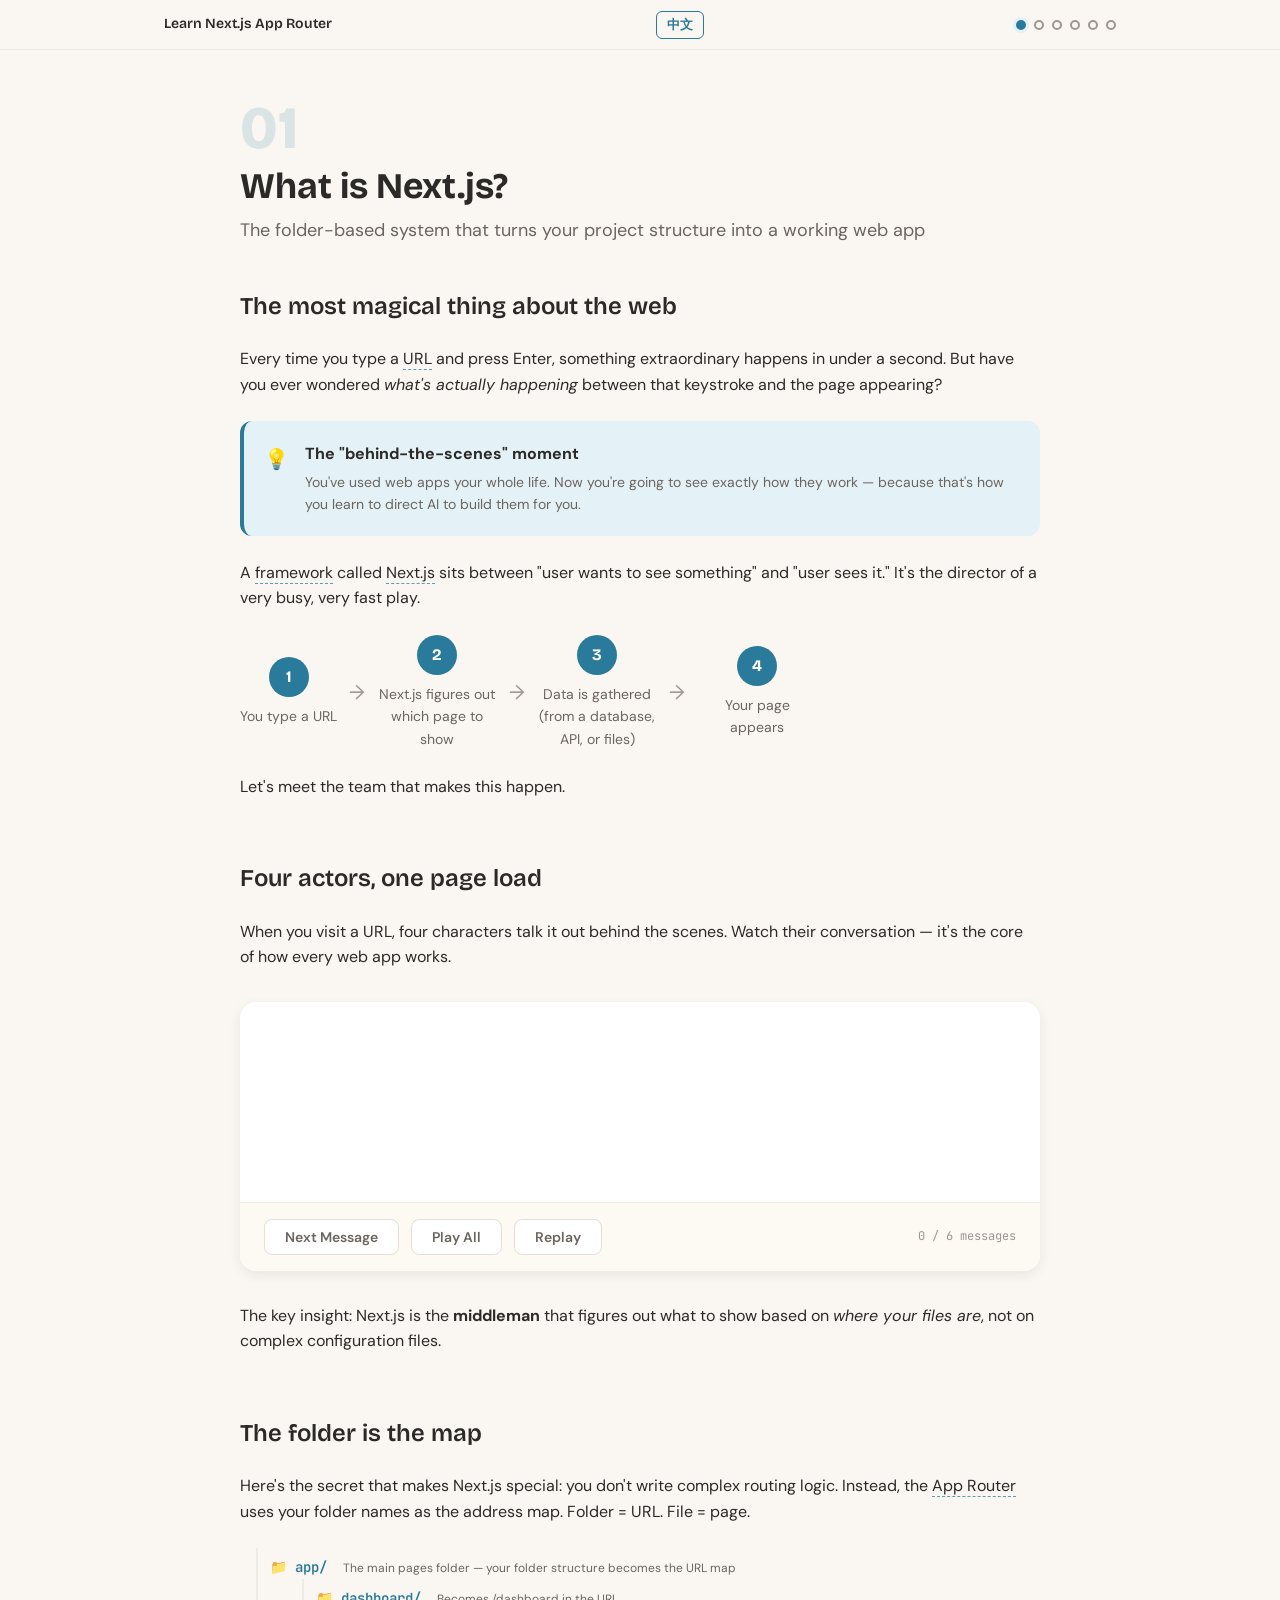
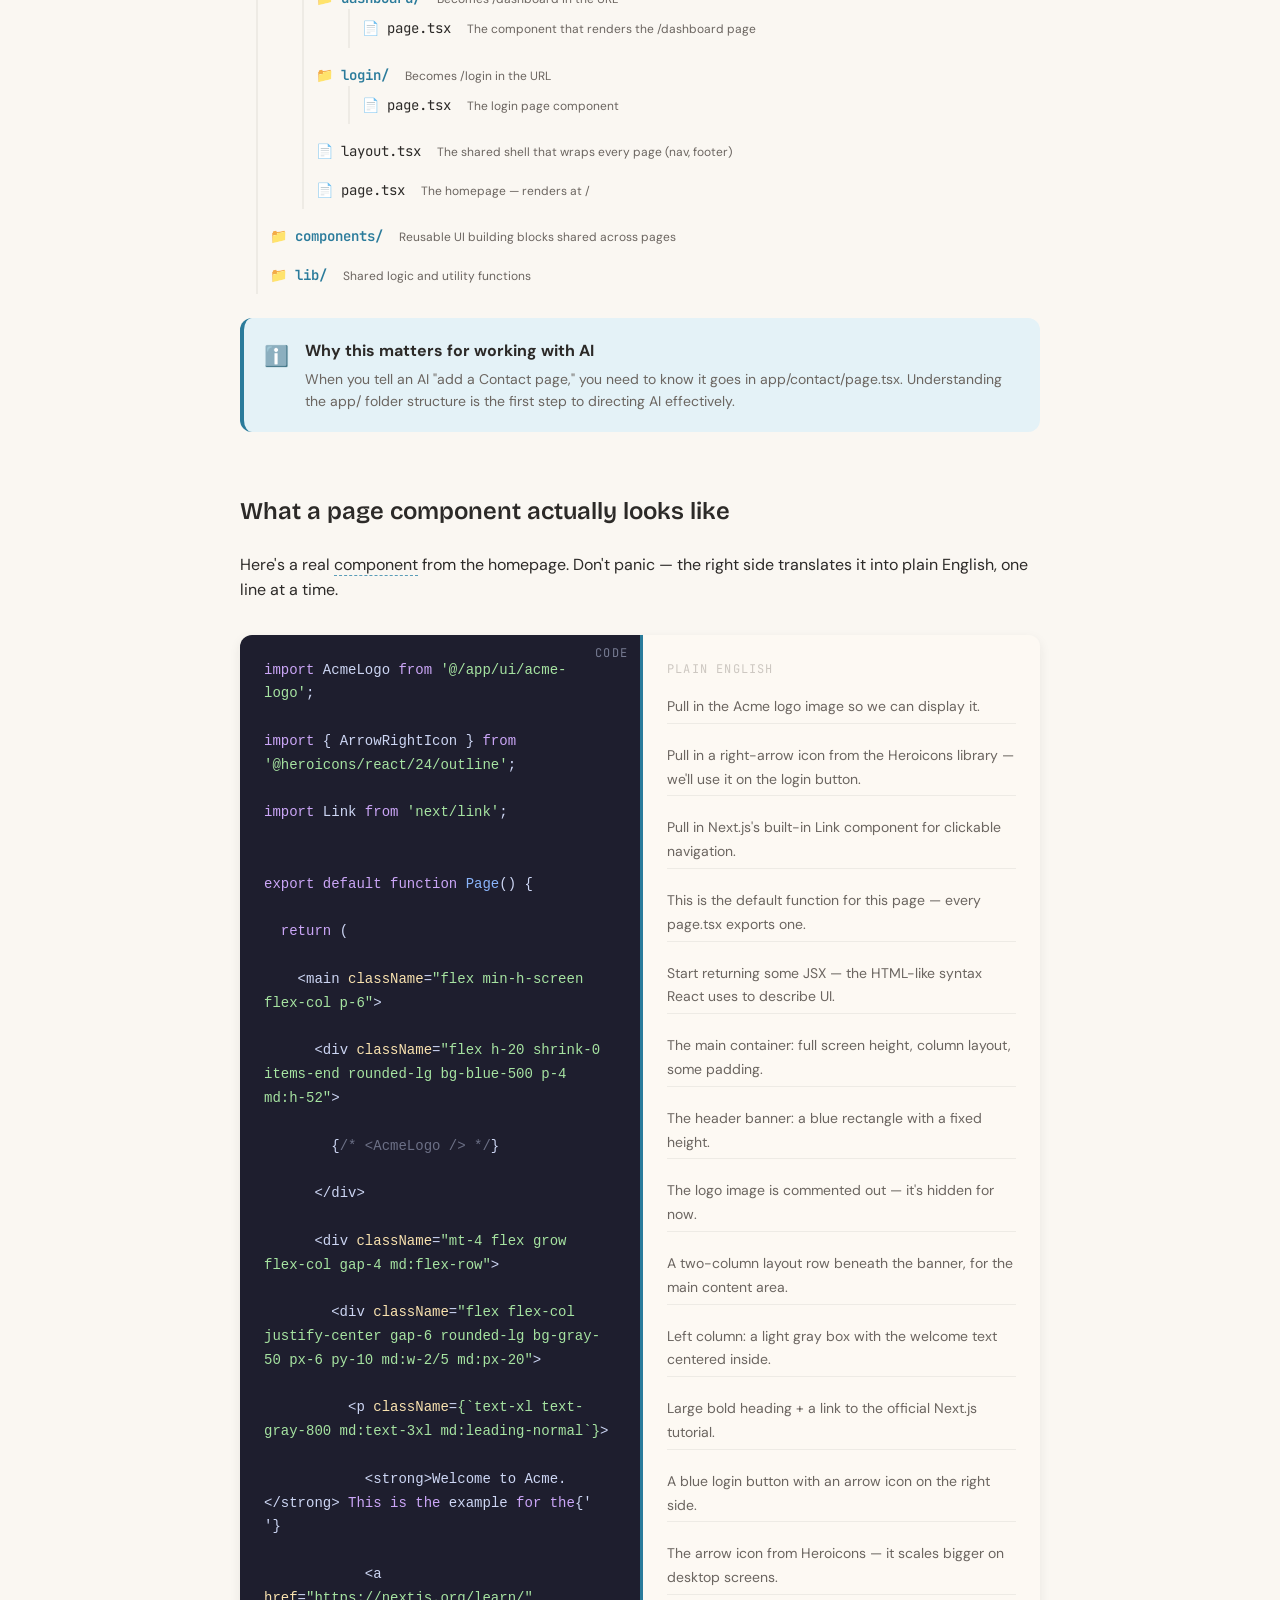
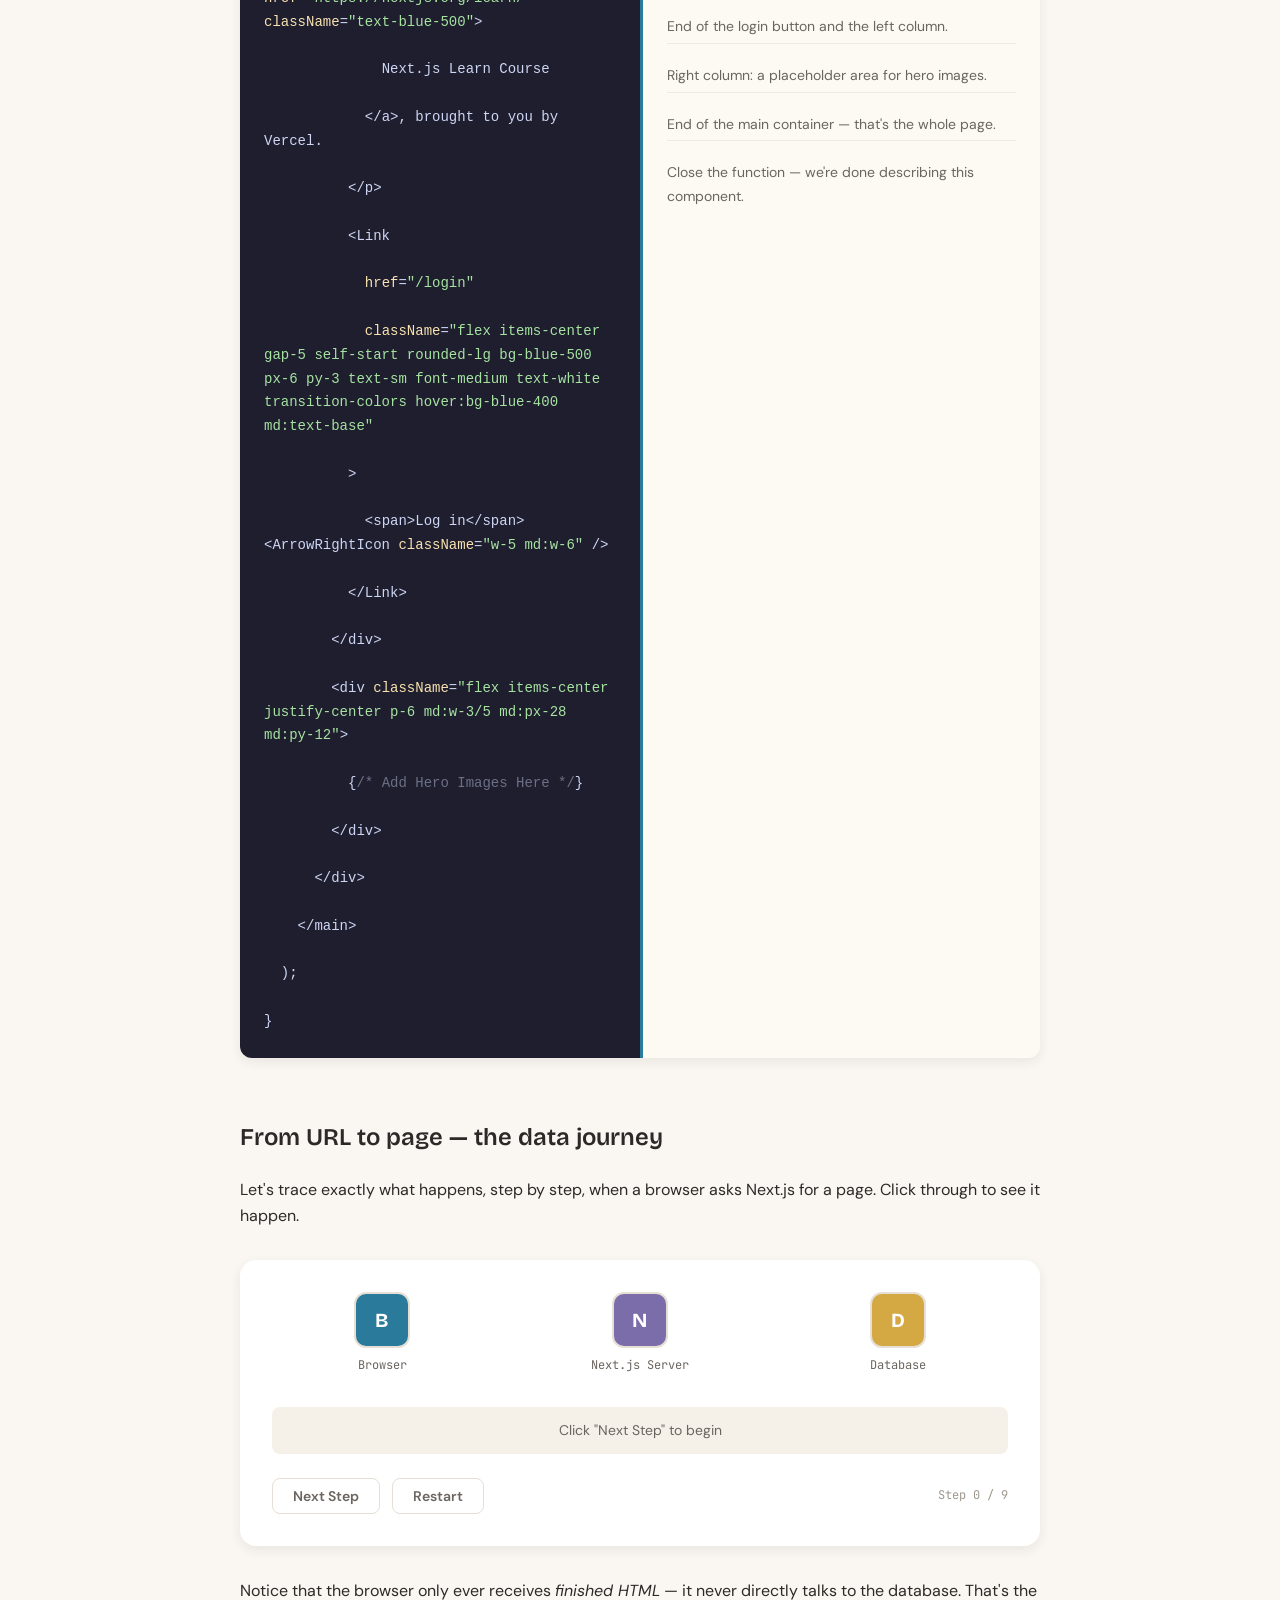
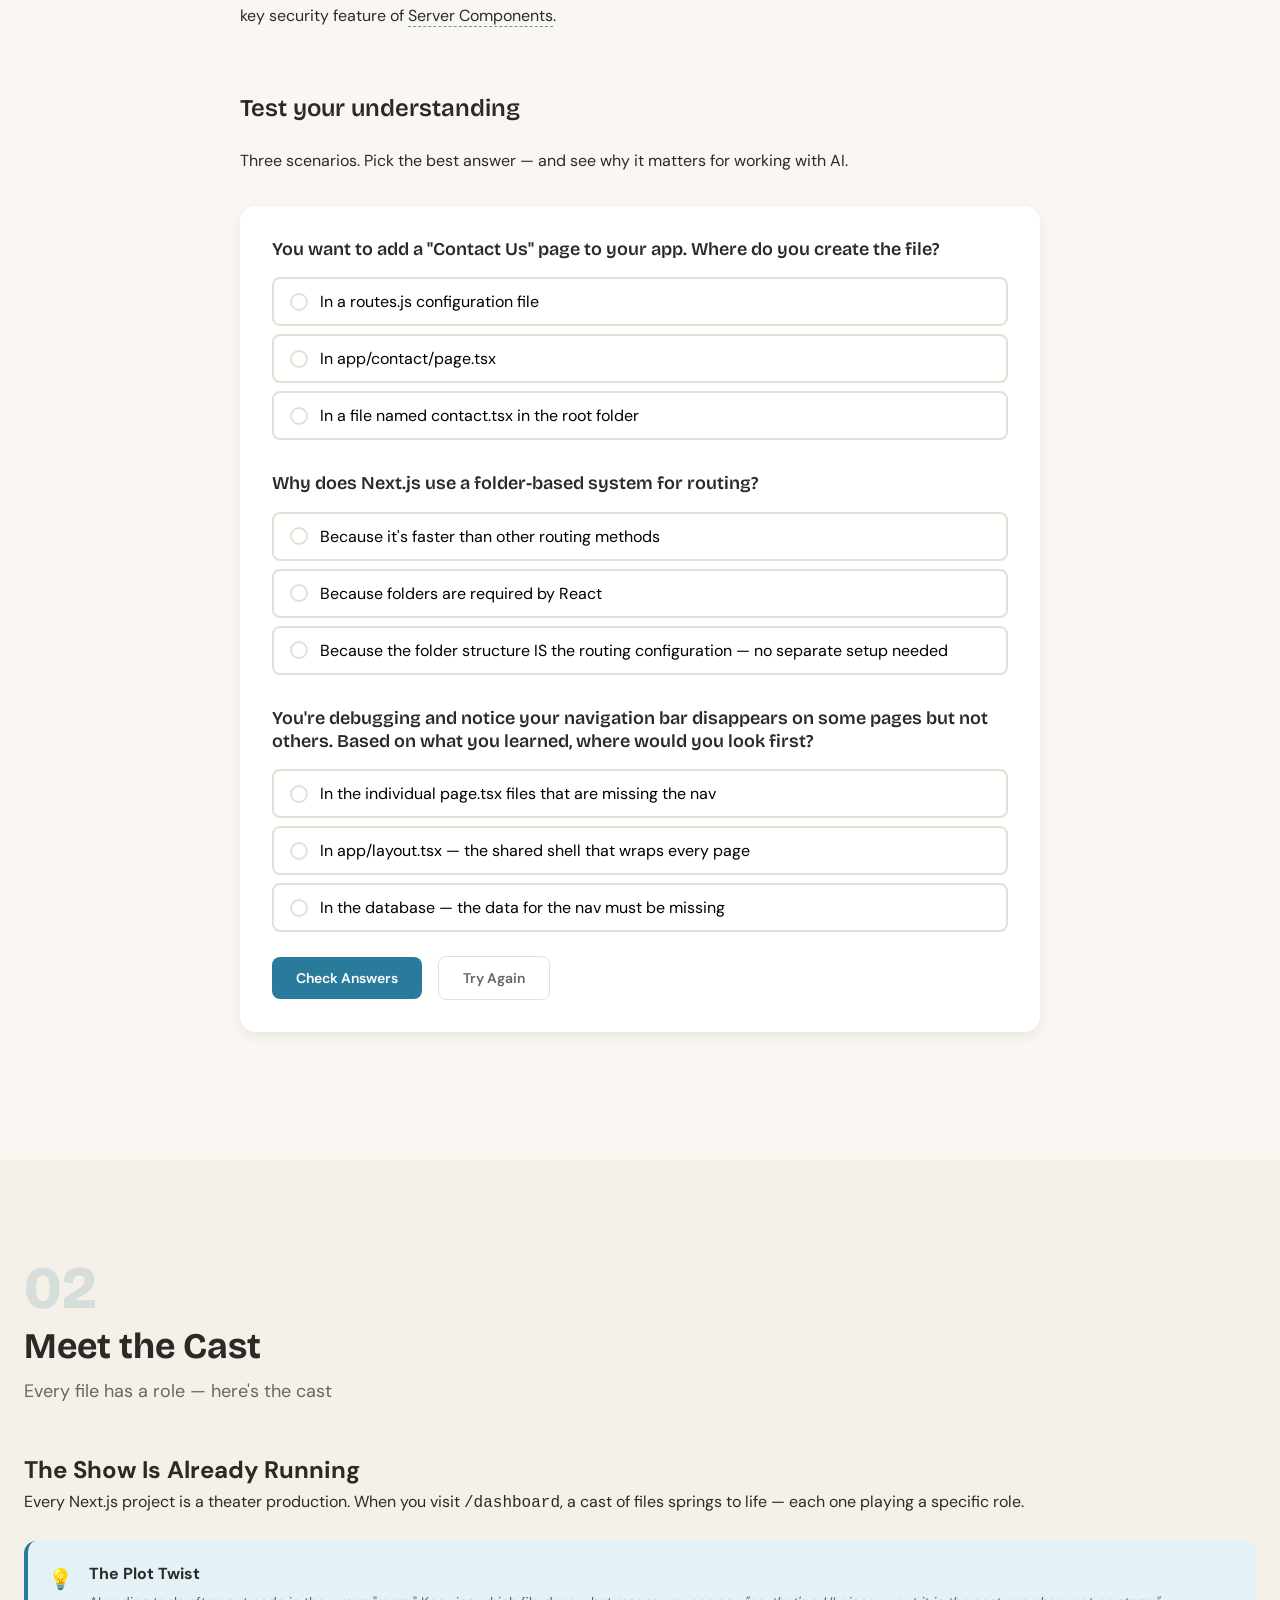
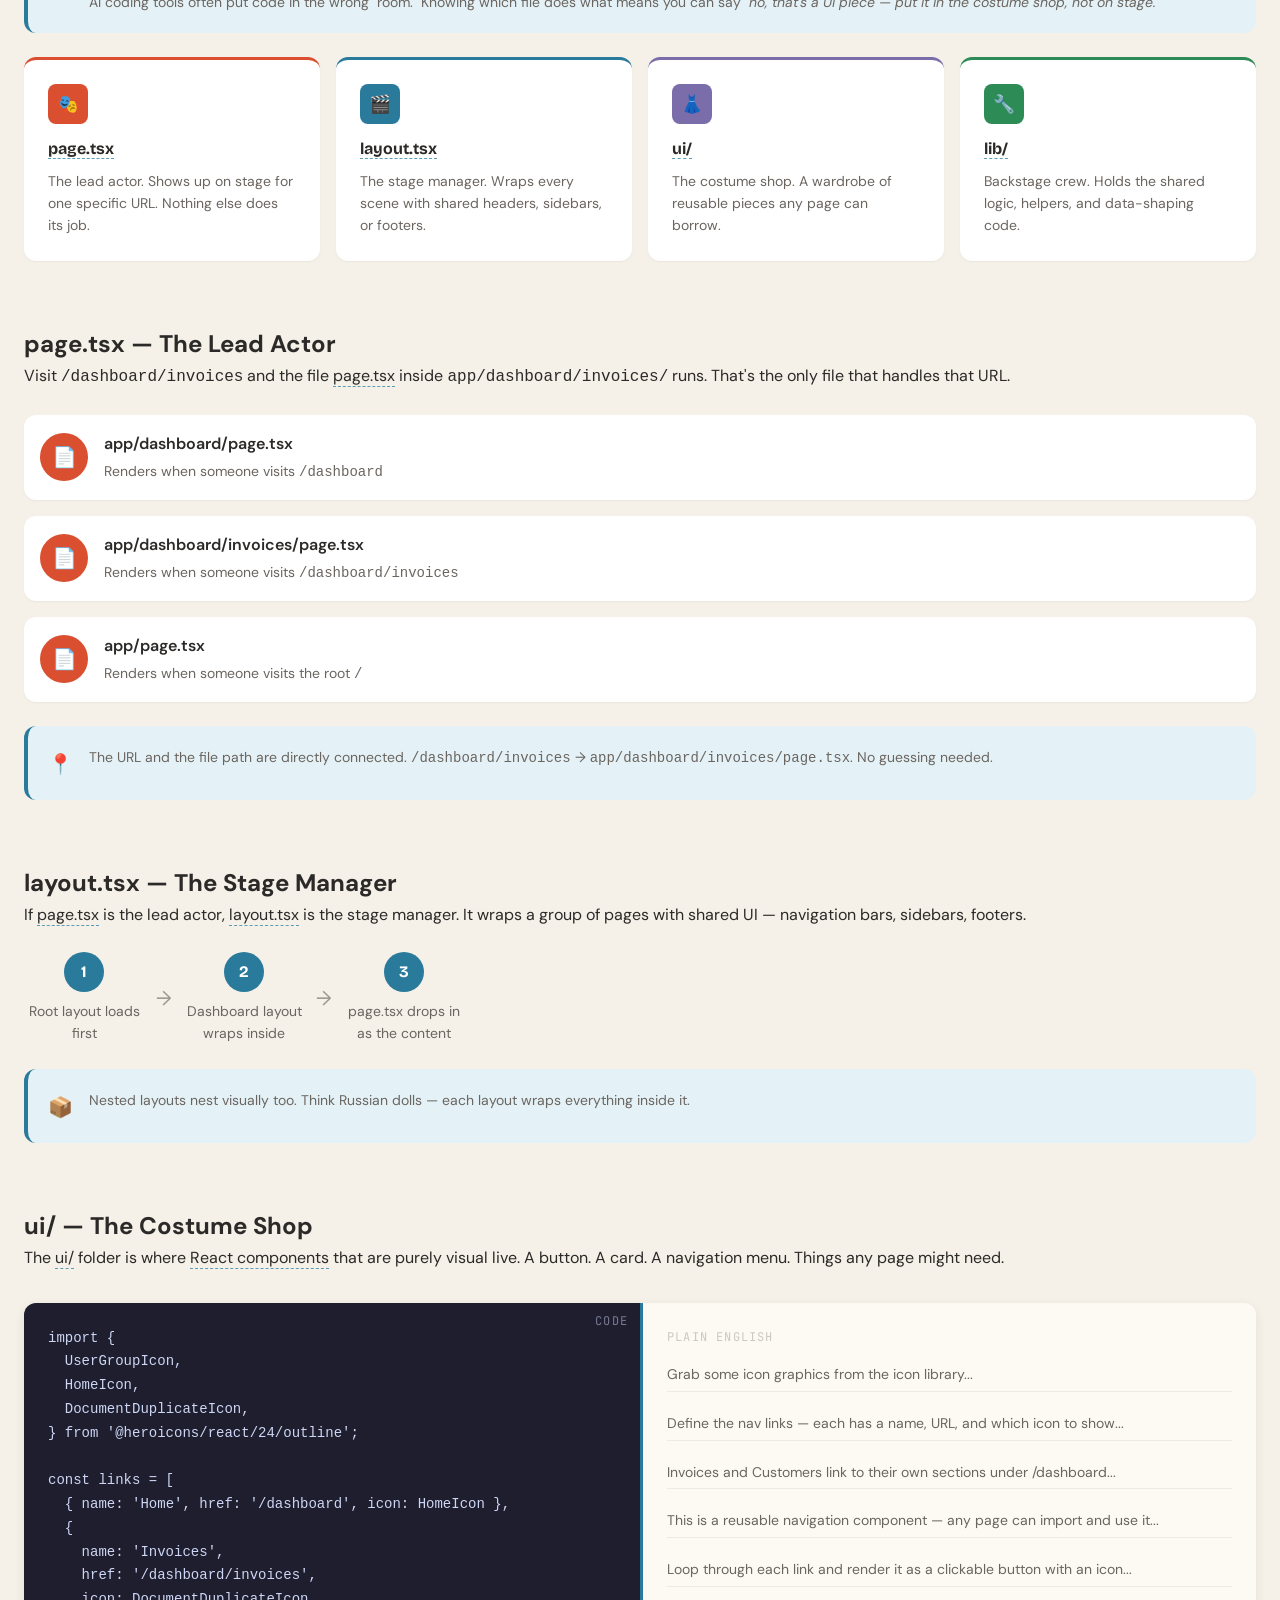
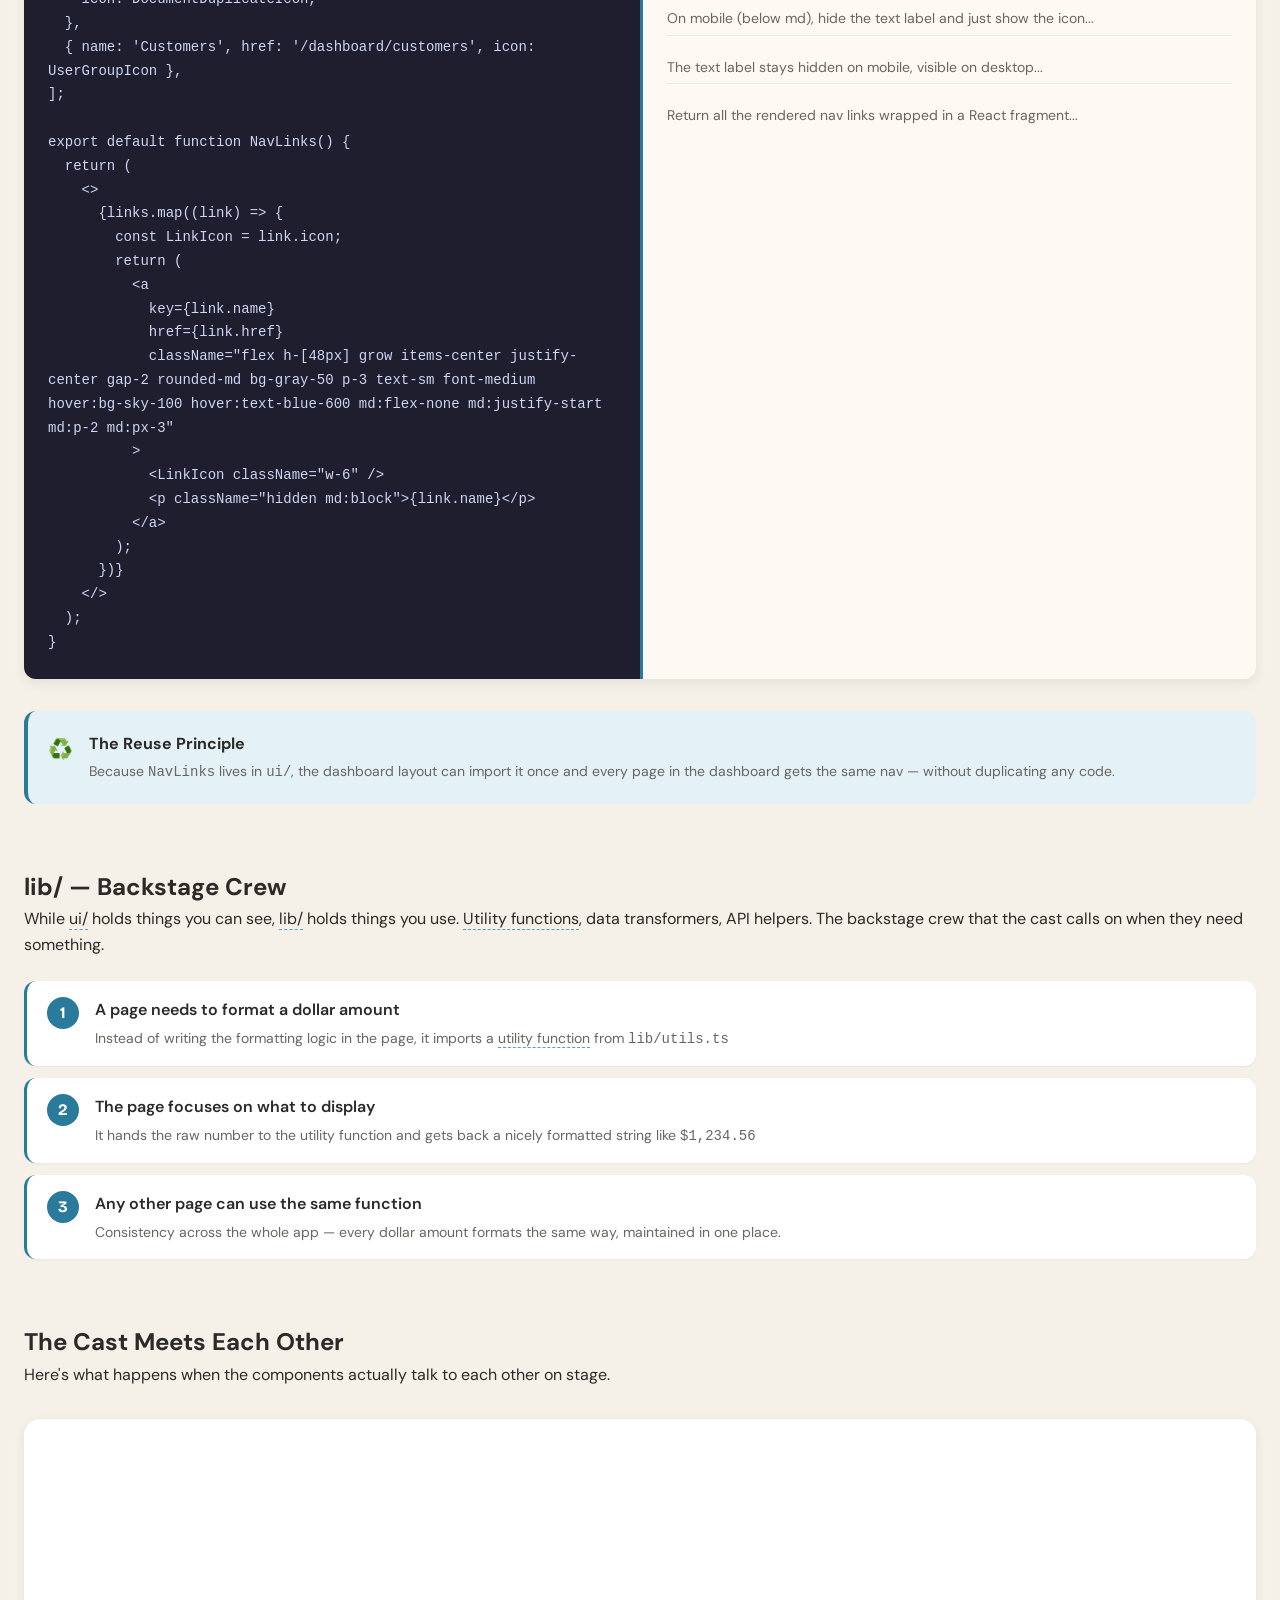
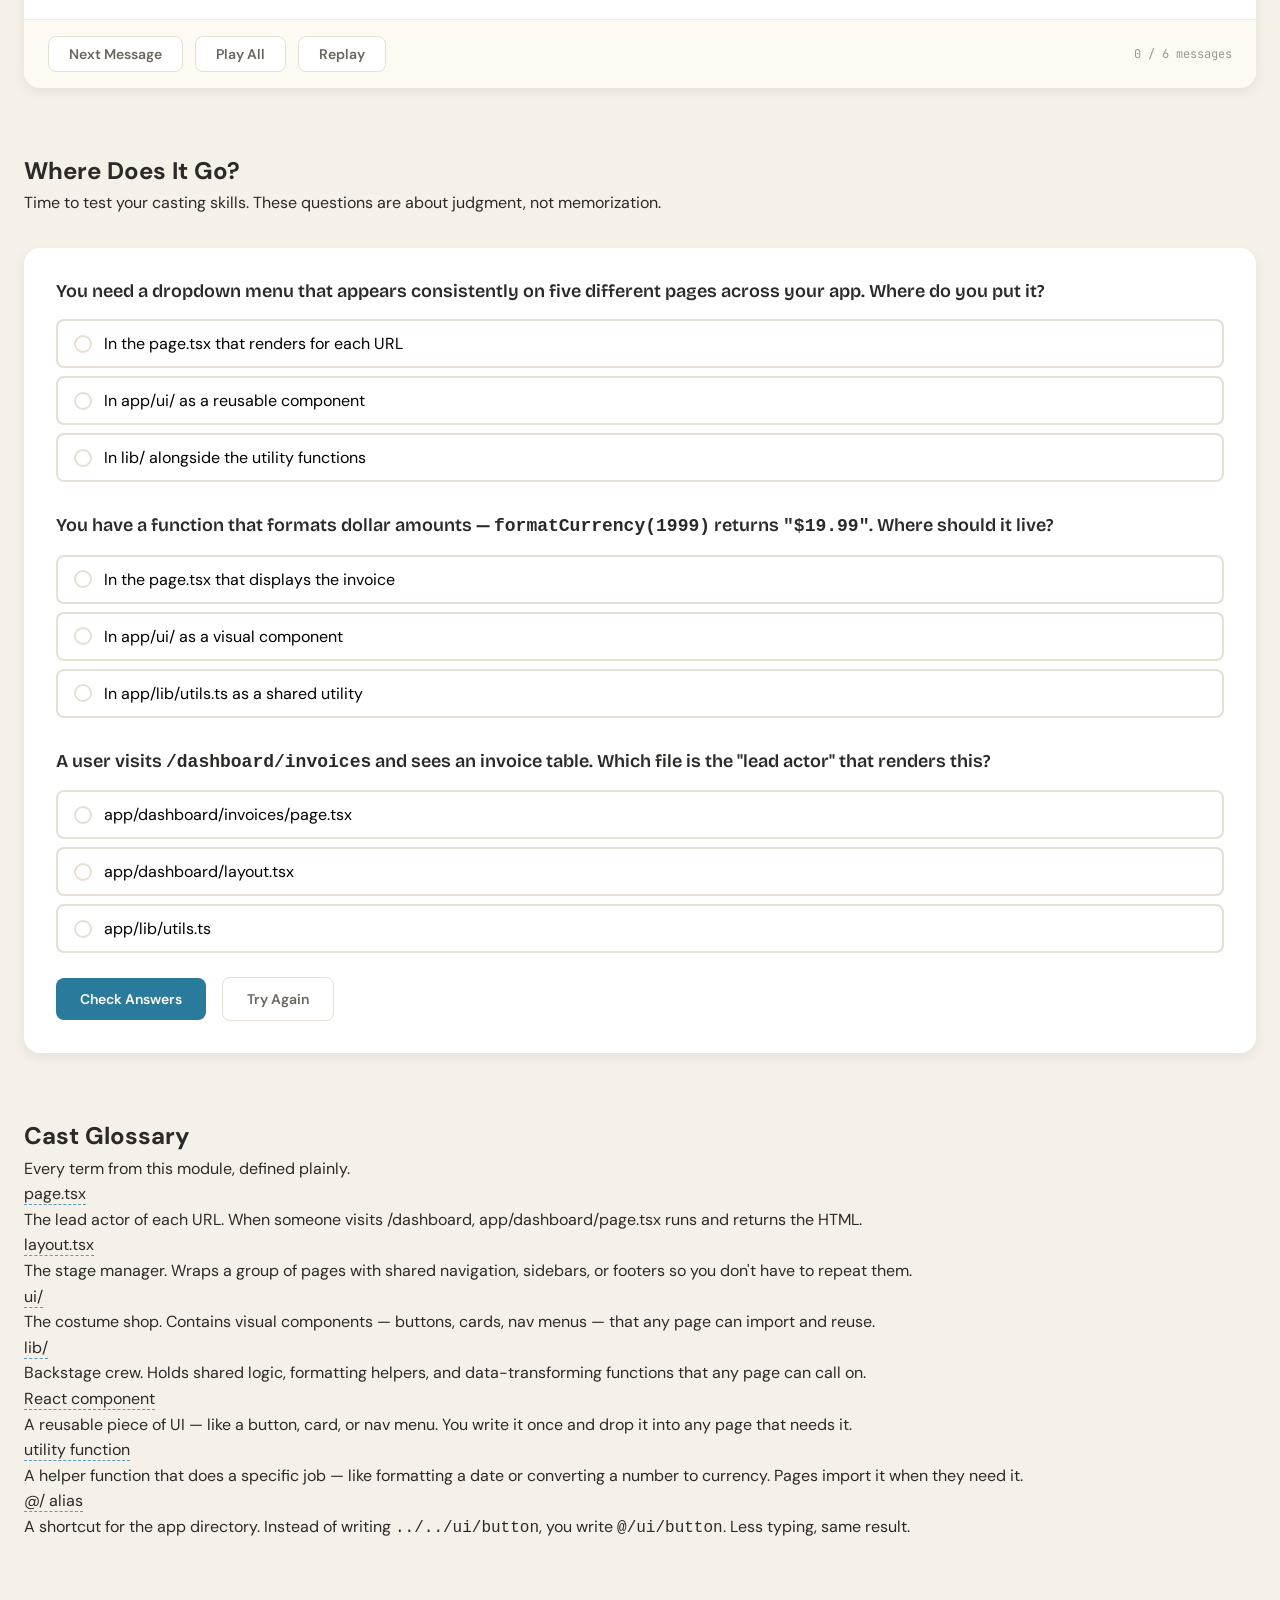
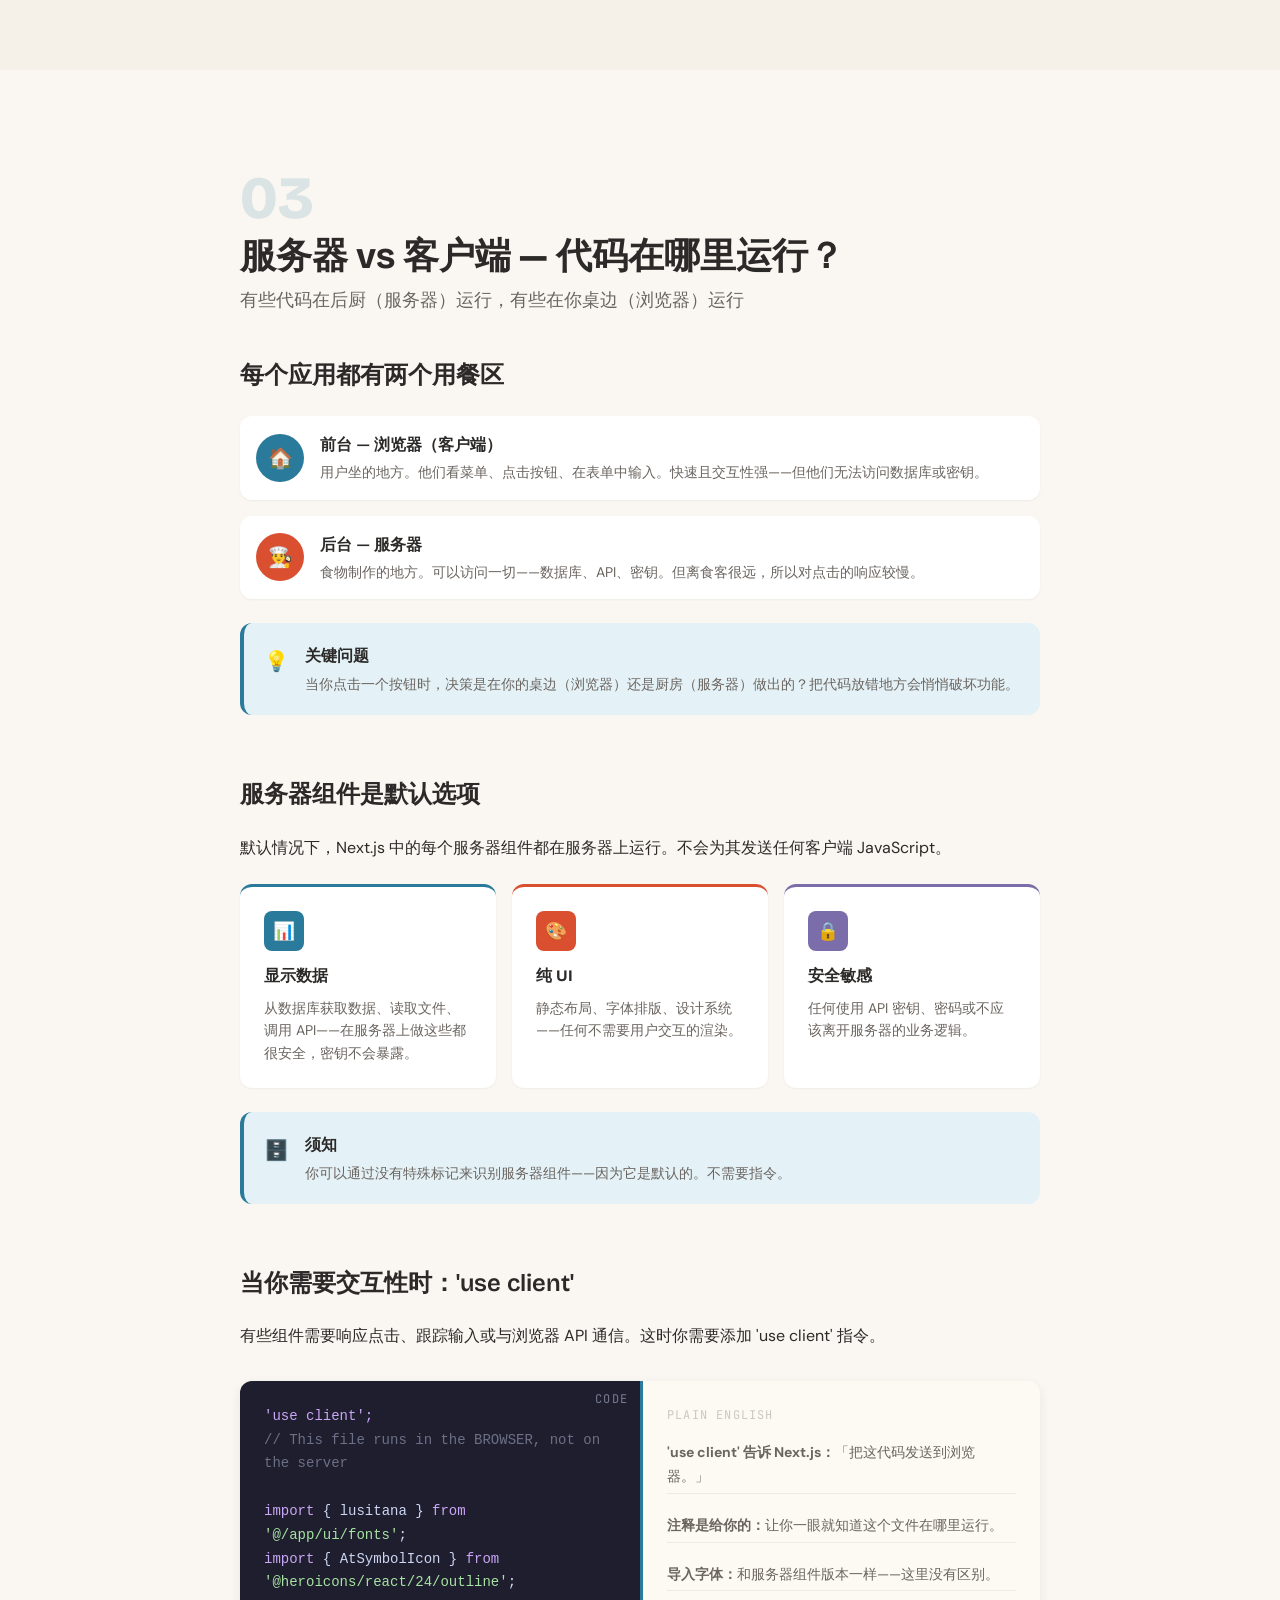
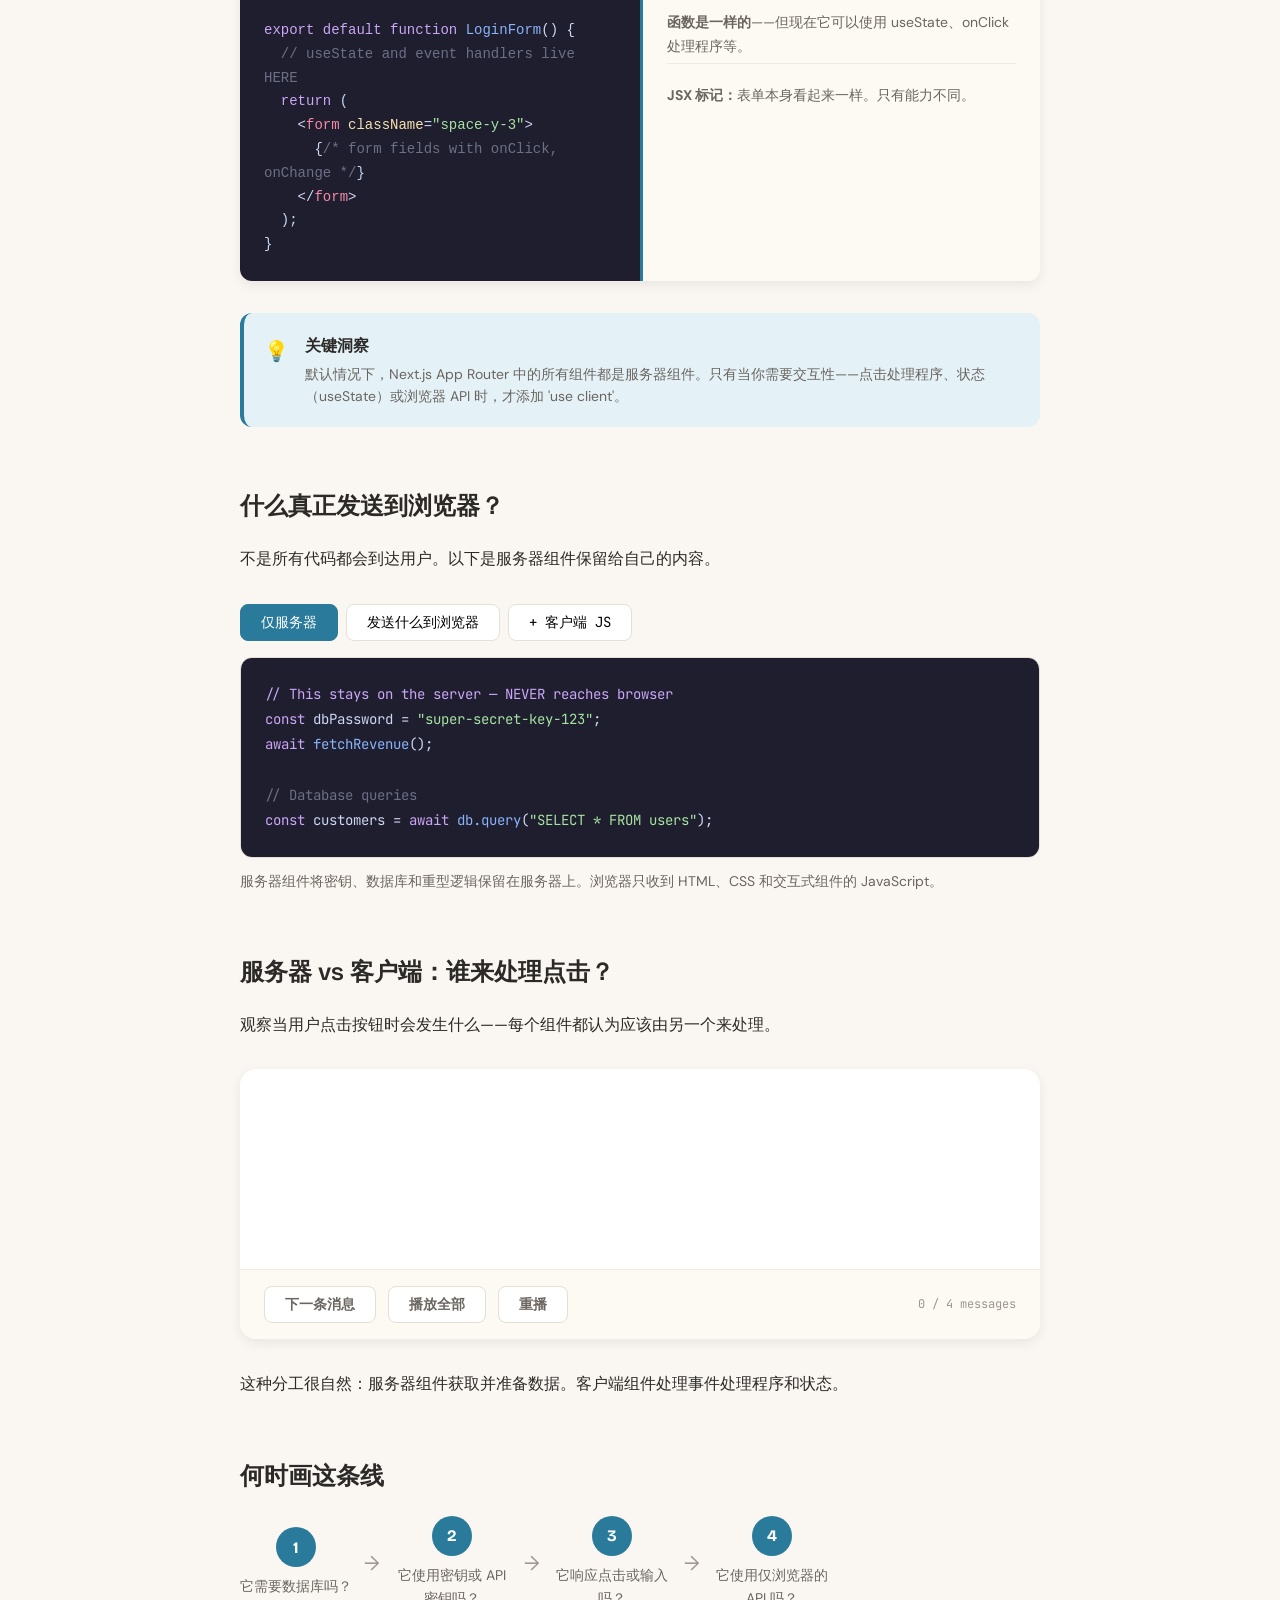
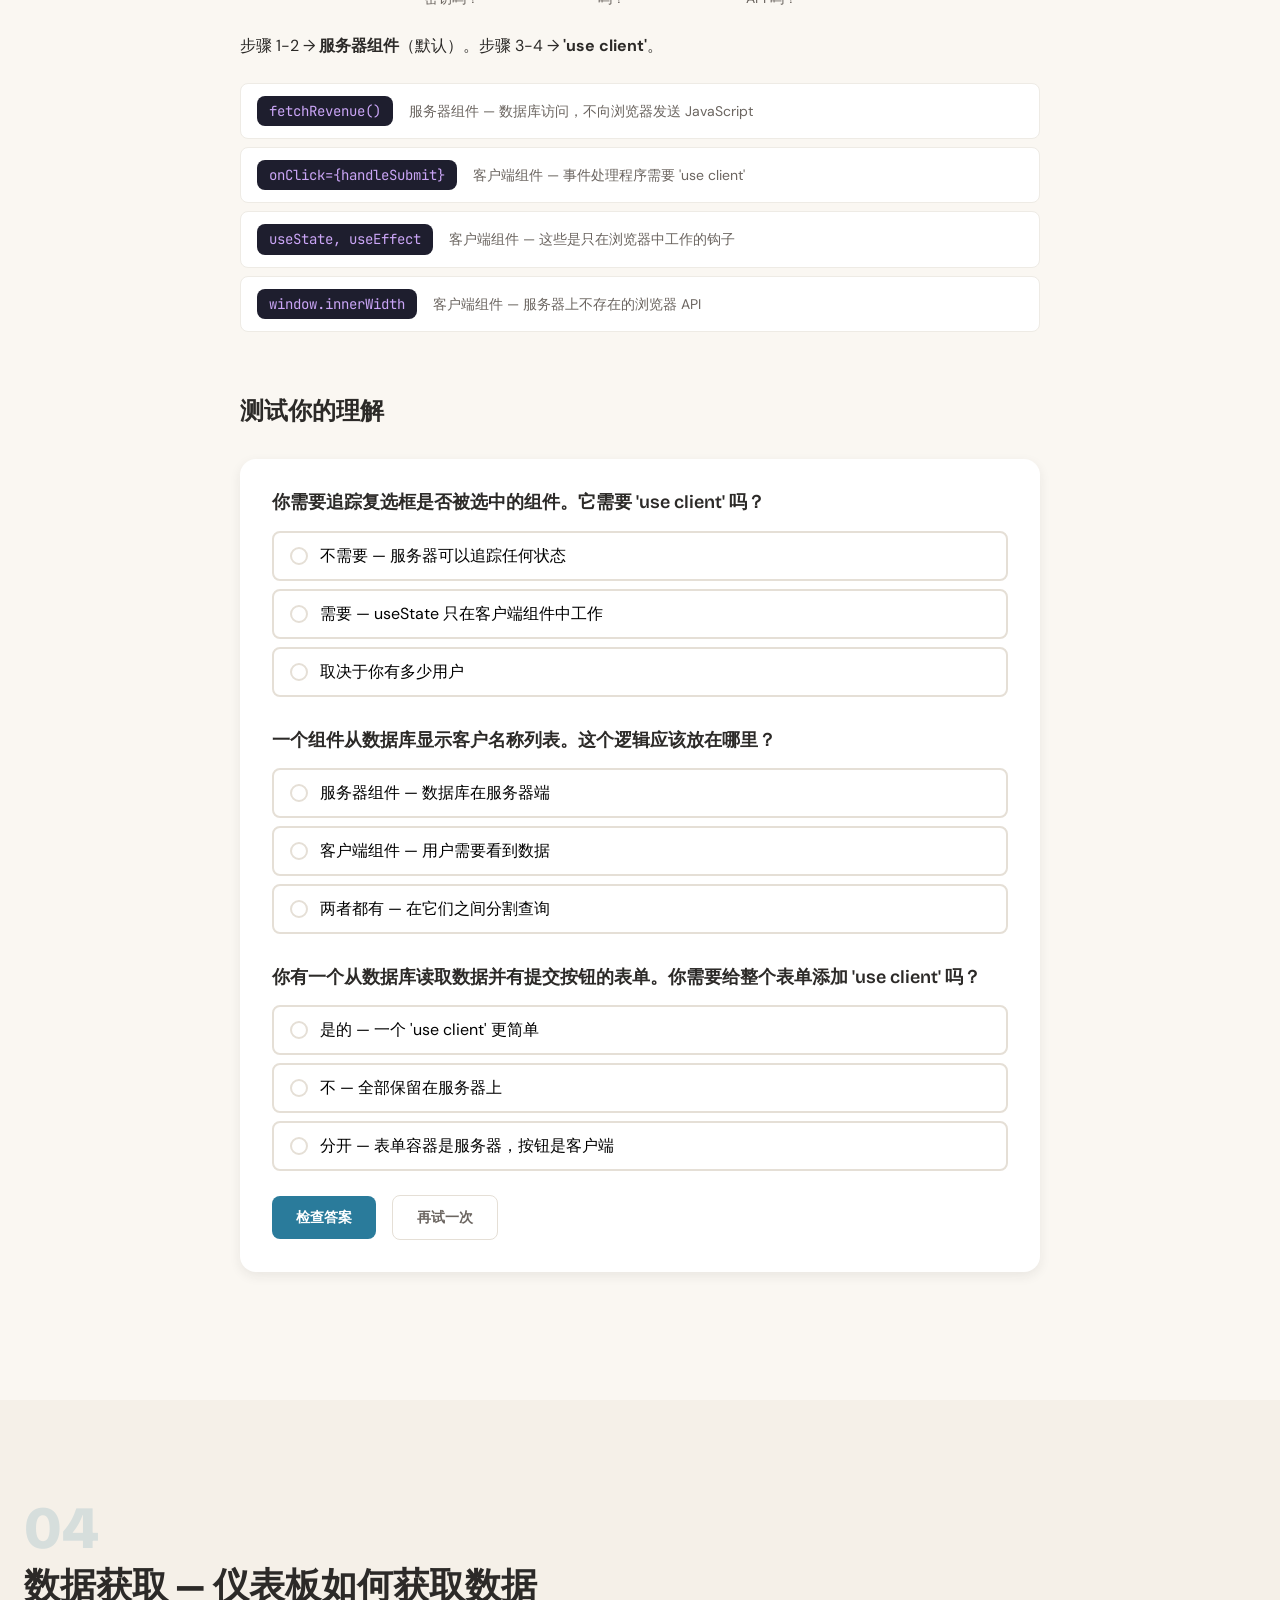
<file: index.html>
<!DOCTYPE html>
<html lang="en">
<head>
  <meta charset="UTF-8">
  <meta name="viewport" content="width=device-width, initial-scale=1.0">
  <title>Learn Next.js — The App Router Course</title>

  <!-- Google Fonts: Bricolage Grotesque · DM Sans · JetBrains Mono -->
  <link rel="preconnect" href="https://fonts.googleapis.com">
  <link rel="preconnect" href="https://fonts.gstatic.com" crossorigin>
  <link href="https://fonts.googleapis.com/css2?family=Bricolage+Grotesque:opsz,wght@12..96,400;12..96,600;12..96,700;12..96,800&family=DM+Sans:ital,opsz,wght@0,9..40,300;0,9..40,400;0,9..40,500;0,9..40,600;0,9..40,700;1,9..40,400;1,9..40,500&family=JetBrains+Mono:wght@400;500;600&display=swap" rel="stylesheet">

  <link rel="stylesheet" href="styles.css">

  <!--
    CUSTOMIZE PER COURSE — change only the four accent variables below.
    Teal accent: works beautifully with Next.js brand blue feel
  -->
  <style>
    :root {
      --color-accent:       #2A7B9B;
      --color-accent-hover: #1F6280;
      --color-accent-light: #E4F2F7;
      --color-accent-muted: #5A9DB8;
    }
  </style>

  <script src="main.js" defer></script>
</head>
<body>

  <nav class="nav" id="nav">
    <div class="progress-bar" id="progress-bar" role="progressbar" aria-valuenow="0" aria-valuemin="0" aria-valuemax="100"></div>
    <div class="nav-inner">
      <span class="nav-title">Learn Next.js App Router</span>
      <div class="nav-dots" id="nav-dots" role="tablist">
        <button class="nav-dot" data-target="module-1" data-tooltip="What is Next.js?" role="tab" aria-label="Module 1: What is Next.js?"></button>
        <button class="nav-dot" data-target="module-2" data-tooltip="Meet the Cast" role="tab" aria-label="Module 2: Meet the Cast"></button>
        <button class="nav-dot" data-target="module-3" data-tooltip="Server vs Client" role="tab" aria-label="Module 3: Server vs Client"></button>
        <button class="nav-dot" data-target="module-4" data-tooltip="Data Fetching" role="tab" aria-label="Module 4: Data Fetching"></button>
        <button class="nav-dot" data-target="module-5" data-tooltip="Server Actions" role="tab" aria-label="Module 5: Server Actions"></button>
        <button class="nav-dot" data-target="module-6" data-tooltip="The Big Picture" role="tab" aria-label="Module 6: The Big Picture"></button>
      </div>
    </div>
  </nav>

  <main id="main">
<section class="module" id="module-1">

  <!-- ── MODULE HEADER ─────────────────────────────────────── -->
  <header class="module-header module-content">
    <span class="module-number">01</span>
    <h1 class="module-title" data-i18n-key="m1-header-title" data-i18n-zh="什么是 Next.js？" data-i18n-en="What is Next.js?">What is Next.js?</h1>
    <p class="module-subtitle" data-i18n-key="m1-header-subtitle" data-i18n-zh="基于文件夹的系统，将项目结构转换为可工作的 Web 应用" data-i18n-en="The folder-based system that turns your project structure into a working web app">The folder-based system that turns your project structure into a working web app</p>
  </header>

  <!-- ── SCREEN 1: The URL Story — Opening Hook ───────────── -->
  <div class="screen">
    <div class="module-content">

      <h2 class="screen-heading" data-i18n-key="m1s1-heading" data-i18n-zh="网络上最神奇的事情" data-i18n-en="The most magical thing about the web">The most magical thing about the web</h2>

      <p data-i18n-key="m1s1-p1" data-i18n-zh="每次你在浏览器中输入 URL 并按回车键时，一件非凡的事情在不到一秒内就发生了。但你有没有想过，从敲下键盘到页面出现，这之间究竟发生了什么？" data-i18n-en="Every time you type a <span class=&quot;term&quot; data-definition=&quot;Uniform Resource Locator — the address you type into a browser to visit a website, like 'https://acme.com'.&quot;>URL</span> and press Enter, something extraordinary happens in under a second. But have you ever wondered <em>what's actually happening</em> between that keystroke and the page appearing?">Every time you type a <span class="term" data-definition="Uniform Resource Locator — the address you type into a browser to visit a website, like 'https://acme.com'.">URL</span> and press Enter, something extraordinary happens in under a second. But have you ever wondered <em>what's actually happening</em> between that keystroke and the page appearing?</p>

      <div class="callout callout-accent">
        <div class="callout-icon">💡</div>
        <div class="callout-content">
          <strong class="callout-title" data-i18n-key="m1s1-callout-title" data-i18n-zh="「幕后」时刻" data-i18n-en="The &quot;behind-the-scenes&quot; moment">The "behind-the-scenes" moment</strong>
          <p data-i18n-key="m1s1-callout-p" data-i18n-zh="你一辈子都在使用 Web 应用。现在你要弄清楚它们到底是怎么工作的——因为这正是你学会指挥 AI 为你构建它们的方式。" data-i18n-en="You've used web apps your whole life. Now you're going to see exactly how they work — because that's how you learn to direct AI to build them for you.">You've used web apps your whole life. Now you're going to see exactly how they work — because that's how you learn to direct AI to build them for you.</p>
        </div>
      </div>

      <p data-i18n-key="m1s1-p2" data-i18n-zh="一个名为 Next.js 的框架位于「用户想要看东西」和「用户看到它」之间。它就像一出非常繁忙、非常快速的戏剧的导演。" data-i18n-en="A <span class=&quot;term&quot; data-definition=&quot;A collection of pre-written code that handles common tasks so you don't have to build them from scratch — like a toolbox full of ready-made parts.&quot;>framework</span> called <span class=&quot;term&quot; data-definition=&quot;A React-based framework that handles routing, server-side rendering, and API routes — created by Vercel and now the standard for building React web apps.&quot;>Next.js</span> sits between &quot;user wants to see something&quot; and &quot;user sees it.&quot; It's the director of a very busy, very fast play.">A <span class="term" data-definition="A collection of pre-written code that handles common tasks so you don't have to build them from scratch — like a toolbox full of ready-made parts.">framework</span> called <span class="term" data-definition="A React-based framework that handles routing, server-side rendering, and API routes — created by Vercel and now the standard for building React web apps.">Next.js</span> sits between "user wants to see something" and "user sees it." It's the director of a very busy, very fast play.</p>

      <!-- Data Flow Diagram — static visual -->
      <div class="flow-steps animate-in">
        <div class="flow-step">
          <div class="flow-step-num">1</div>
          <p data-i18n-key="m1s1-flow1" data-i18n-zh="你输入 URL" data-i18n-en="You type a URL">You type a URL</p>
        </div>
        <div class="flow-arrow">→</div>
        <div class="flow-step">
          <div class="flow-step-num">2</div>
          <p data-i18n-key="m1s1-flow2" data-i18n-zh="Next.js 确认要显示哪个页面" data-i18n-en="Next.js figures out which page to show">Next.js figures out which page to show</p>
        </div>
        <div class="flow-arrow">→</div>
        <div class="flow-step">
          <div class="flow-step-num">3</div>
          <p data-i18n-key="m1s1-flow3" data-i18n-zh="收集数据（来自数据库、API 或文件）" data-i18n-en="Data is gathered (from a database, API, or files)">Data is gathered (from a database, API, or files)</p>
        </div>
        <div class="flow-arrow">→</div>
        <div class="flow-step">
          <div class="flow-step-num">4</div>
          <p data-i18n-key="m1s1-flow4" data-i18n-zh="你的页面出现" data-i18n-en="Your page appears">Your page appears</p>
        </div>
      </div>

      <p style="margin-top: var(--space-6)" data-i18n-key="m1s1-p3" data-i18n-zh="让我们认识一下实现这一切的团队。" data-i18n-en="Let's meet the team that makes this happen.">Let's meet the team that makes this happen.</p>

    </div>
  </div>

  <!-- ── SCREEN 2: Group Chat Animation ──────────────────── -->
  <div class="screen">
    <div class="module-content">

      <h2 class="screen-heading" data-i18n-key="m1s2-heading" data-i18n-zh="四个角色，一次页面加载" data-i18n-en="Four actors, one page load">Four actors, one page load</h2>

      <p data-i18n-key="m1s2-p1" data-i18n-zh="当你访问一个 URL 时，四个角色在幕后相互交流。看它们的对话——这就是每个 Web 应用的核心工作原理。" data-i18n-en="When you visit a URL, four characters talk it out behind the scenes. Watch their conversation — it's the core of how every web app works.">When you visit a URL, four characters talk it out behind the scenes. Watch their conversation — it's the core of how every web app works.</p>

      <!-- Group Chat: User, Browser, Next.js Server, Database -->
      <div class="chat-window" id="chat-module1">
        <div class="chat-messages">

          <div class="chat-message" data-msg="0" data-sender="user" style="display:none">
            <div class="chat-avatar" style="background: var(--color-actor-1)">U</div>
            <div class="chat-bubble">
              <span class="chat-sender" style="color: var(--color-actor-1)" data-i18n-key="m1s2-chat0-sender" data-i18n-zh="用户（你）" data-i18n-en="User (You)">User (You)</span>
              <p data-i18n-key="m1s2-chat0" data-i18n-zh="我想查看仪表盘——我在浏览器中输入了 URL。" data-i18n-en="I want to see the dashboard — I typed the URL into my browser.">I want to see the dashboard — I typed the URL into my browser.</p>
            </div>
          </div>

          <div class="chat-message" data-msg="1" data-sender="browser" style="display:none">
            <div class="chat-avatar" style="background: var(--color-actor-2)">B</div>
            <div class="chat-bubble">
              <span class="chat-sender" style="color: var(--color-actor-2)" data-i18n-key="m1s2-chat1-sender" data-i18n-zh="浏览器" data-i18n-en="Browser">Browser</span>
              <p data-i18n-key="m1s2-chat1" data-i18n-zh="好的——我会向 Next.js 服务器请求这个 URL 对应的页面。" data-i18n-en="Got it — I'll ask the Next.js Server for the page at this URL.">Got it — I'll ask the Next.js Server for the page at this URL.</p>
            </div>
          </div>

          <div class="chat-message" data-msg="2" data-sender="nextjs" style="display:none">
            <div class="chat-avatar" style="background: var(--color-actor-3)">N</div>
            <div class="chat-bubble">
              <span class="chat-sender" style="color: var(--color-actor-3)" data-i18n-key="m1s2-chat2-sender" data-i18n-zh="Next.js 服务器" data-i18n-en="Next.js Server">Next.js Server</span>
              <p data-i18n-key="m1s2-chat2" data-i18n-zh="收到 URL。文件夹结构显示 app/dashboard/page.tsx 处理这个路由。让我找到那个组件。" data-i18n-en="URL received. The folder structure says app/dashboard/page.tsx handles this route. Let me find that component.">URL received. The folder structure says app/dashboard/page.tsx handles this route. Let me find that component.</p>
            </div>
          </div>

          <div class="chat-message" data-msg="3" data-sender="database" style="display:none">
            <div class="chat-avatar" style="background: var(--color-actor-4)">D</div>
            <div class="chat-bubble">
              <span class="chat-sender" style="color: var(--color-actor-4)" data-i18n-key="m1s2-chat3-sender" data-i18n-zh="数据库" data-i18n-en="Database">Database</span>
              <p data-i18n-key="m1s2-chat3" data-i18n-zh="这是这个用户仪表盘的数据——他们的名字、最近活动和设置。" data-i18n-en="Here's the data for this user's dashboard — their name, recent activity, and settings.">Here's the data for this user's dashboard — their name, recent activity, and settings.</p>
            </div>
          </div>

          <div class="chat-message" data-msg="4" data-sender="nextjs" style="display:none">
            <div class="chat-avatar" style="background: var(--color-actor-3)">N</div>
            <div class="chat-bubble">
              <span class="chat-sender" style="color: var(--color-actor-3)" data-i18n-key="m1s2-chat4-sender" data-i18n-zh="Next.js 服务器" data-i18n-en="Next.js Server">Next.js Server</span>
              <p data-i18n-key="m1s2-chat4" data-i18n-zh="收到数据。我会把它和页面组件结合起来，然后发回完成的 HTML。" data-i18n-en="Data received. I'll combine it with the page component and send back the finished HTML.">Data received. I'll combine it with the page component and send back the finished HTML.</p>
            </div>
          </div>

          <div class="chat-message" data-msg="5" data-sender="browser" style="display:none">
            <div class="chat-avatar" style="background: var(--color-actor-2)">B</div>
            <div class="chat-bubble">
              <span class="chat-sender" style="color: var(--color-actor-2)" data-i18n-key="m1s2-chat5-sender" data-i18n-zh="浏览器" data-i18n-en="Browser">Browser</span>
              <p data-i18n-key="m1s2-chat5" data-i18n-zh="收到 HTML！现在我来渲染页面，这样你就能在屏幕上看到了。" data-i18n-en="HTML received! I'm rendering the page now so you can see it on screen.">HTML received! I'm rendering the page now so you can see it on screen.</p>
            </div>
          </div>

        </div>

        <div class="chat-typing" id="chat-module1-typing" style="display:none">
          <div class="chat-avatar" id="chat-module1-typing-avatar">?</div>
          <div class="chat-typing-dots">
            <span class="typing-dot"></span>
            <span class="typing-dot"></span>
            <span class="typing-dot"></span>
          </div>
        </div>

        <div class="chat-controls">
          <button class="btn chat-next-btn" data-i18n-key="m1s2-btn-next" data-i18n-zh="下一条消息" data-i18n-en="Next Message">Next Message</button>
          <button class="btn chat-all-btn" data-i18n-key="m1s2-btn-all" data-i18n-zh="全部播放" data-i18n-en="Play All">Play All</button>
          <button class="btn chat-reset-btn" data-i18n-key="m1s2-btn-replay" data-i18n-zh="重播" data-i18n-en="Replay">Replay</button>
          <span class="chat-progress"></span>
        </div>
      </div>

      <p data-i18n-key="m1s2-p2" data-i18n-zh="关键洞察：Next.js 是一个中间人，它根据文件所在的位置来确定显示什么，而不是复杂的配置文件。" data-i18n-en="The key insight: Next.js is the <strong>middleman</strong> that figures out what to show based on <em>where your files are</em>, not on complex configuration files.">The key insight: Next.js is the <strong>middleman</strong> that figures out what to show based on <em>where your files are</em>, not on complex configuration files.</p>

    </div>
  </div>

  <!-- ── SCREEN 3: Visual File Tree ───────────────────────── -->
  <div class="screen">
    <div class="module-content">

      <h2 class="screen-heading" data-i18n-key="m1s3-heading" data-i18n-zh="文件夹就是地图" data-i18n-en="The folder is the map">The folder is the map</h2>

      <p data-i18n-key="m1s3-p1" data-i18n-zh="这就是让 Next.js 与众不同的秘密：你不需要编写复杂的路由逻辑。相反，App Router 使用你的文件夹名称作为地址地图。文件夹 = URL。文件 = 页面。" data-i18n-en="Here's the secret that makes Next.js special: you don't write complex routing logic. Instead, the <span class=&quot;term&quot; data-definition=&quot;A folder-based system in Next.js where the file and folder names automatically become URL paths — no manual router configuration needed.&quot;>App Router</span> uses your folder names as the address map. Folder = URL. File = page.">Here's the secret that makes Next.js special: you don't write complex routing logic. Instead, the <span class="term" data-definition="A folder-based system in Next.js where the file and folder names automatically become URL paths — no manual router configuration needed.">App Router</span> uses your folder names as the address map. Folder = URL. File = page.</p>

      <div class="file-tree animate-in">
        <div class="ft-folder open">
          <span class="ft-name">app/</span>
          <span class="ft-desc" data-i18n-key="m1s3-ft1" data-i18n-zh="主页面文件夹——你的文件夹结构成为 URL 地图" data-i18n-en="The main pages folder — your folder structure becomes the URL map">The main pages folder — your folder structure becomes the URL map</span>
          <div class="ft-children">
            <div class="ft-folder open">
              <span class="ft-name">dashboard/</span>
              <span class="ft-desc" data-i18n-key="m1s3-ft2" data-i18n-zh="成为 URL 中的 /dashboard" data-i18n-en="Becomes /dashboard in the URL">Becomes /dashboard in the URL</span>
              <div class="ft-children">
                <div class="ft-file">
                  <span class="ft-name">page.tsx</span>
                  <span class="ft-desc" data-i18n-key="m1s3-ft3" data-i18n-zh="渲染 /dashboard 页面的组件" data-i18n-en="The component that renders the /dashboard page">The component that renders the /dashboard page</span>
                </div>
              </div>
            </div>
            <div class="ft-folder">
              <span class="ft-name">login/</span>
              <span class="ft-desc" data-i18n-key="m1s3-ft4" data-i18n-zh="成为 URL 中的 /login" data-i18n-en="Becomes /login in the URL">Becomes /login in the URL</span>
              <div class="ft-children">
                <div class="ft-file">
                  <span class="ft-name">page.tsx</span>
                  <span class="ft-desc" data-i18n-key="m1s3-ft5" data-i18n-zh="登录页面组件" data-i18n-en="The login page component">The login page component</span>
                </div>
              </div>
            </div>
            <div class="ft-file">
              <span class="ft-name">layout.tsx</span>
              <span class="ft-desc" data-i18n-key="m1s3-ft6" data-i18n-zh="包裹每个页面的共享外壳（导航、页脚）" data-i18n-en="The shared shell that wraps every page (nav, footer)">The shared shell that wraps every page (nav, footer)</span>
            </div>
            <div class="ft-file">
              <span class="ft-name">page.tsx</span>
              <span class="ft-desc" data-i18n-key="m1s3-ft7" data-i18n-zh="主页——在 / 路径渲染" data-i18n-en="The homepage — renders at /">The homepage — renders at /</span>
            </div>
          </div>
        </div>
        <div class="ft-folder">
          <span class="ft-name">components/</span>
          <span class="ft-desc" data-i18n-key="m1s3-ft8" data-i18n-zh="跨页面共享的可复用 UI 构建块" data-i18n-en="Reusable UI building blocks shared across pages">Reusable UI building blocks shared across pages</span>
        </div>
        <div class="ft-folder">
          <span class="ft-name">lib/</span>
          <span class="ft-desc" data-i18n-key="m1s3-ft9" data-i18n-zh="共享逻辑和工具函数" data-i18n-en="Shared logic and utility functions">Shared logic and utility functions</span>
        </div>
      </div>

      <div class="callout callout-info">
        <div class="callout-icon">ℹ️</div>
        <div class="callout-content">
          <strong class="callout-title" data-i18n-key="m1s3-callout-title" data-i18n-zh="为什么这对你使用 AI 很重要" data-i18n-en="Why this matters for working with AI">Why this matters for working with AI</strong>
          <p data-i18n-key="m1s3-callout-p" data-i18n-zh="当你告诉 AI「添加一个联系我们页面」时，你需要知道它应该放在 app/contact/page.tsx。理解 app/ 文件夹结构是有效指挥 AI 的第一步。" data-i18n-en="When you tell an AI &quot;add a Contact page,&quot; you need to know it goes in app/contact/page.tsx. Understanding the app/ folder structure is the first step to directing AI effectively.">When you tell an AI "add a Contact page," you need to know it goes in app/contact/page.tsx. Understanding the app/ folder structure is the first step to directing AI effectively.</p>
        </div>
      </div>

    </div>
  </div>

  <!-- ── SCREEN 4: Code↔English Translation Block ─────────── -->
  <div class="screen">
    <div class="module-content">

      <h2 class="screen-heading" data-i18n-key="m1s4-heading" data-i18n-zh="页面组件实际长什么样" data-i18n-en="What a page component actually looks like">What a page component actually looks like</h2>

      <p data-i18n-key="m1s4-p1" data-i18n-zh="这是来自主页的一个真实组件。别慌——右边把它逐行翻译成通俗英语。" data-i18n-en="Here's a real <span class=&quot;term&quot; data-definition=&quot;A reusable block of UI — like a recipe card that describes what a piece of the page looks like. React components are written in JSX, a syntax that mixes HTML-like tags with JavaScript.&quot;>component</span> from the homepage. Don't panic — the right side translates it into plain English, one line at a time.">Here's a real <span class="term" data-definition="A reusable block of UI — like a recipe card that describes what a piece of the page looks like. React components are written in JSX, a syntax that mixes HTML-like tags with JavaScript.">component</span> from the homepage. Don't panic — the right side translates it into plain English, one line at a time.</p>

      <!-- Translation block: app/page.tsx (exact code from brief) -->
      <div class="translation-block animate-in">
        <div class="translation-code">
          <span class="translation-label">CODE</span>
          <pre><code><span class="code-line"><span class="code-keyword">import</span> AcmeLogo <span class="code-keyword">from</span> <span class="code-string">'@/app/ui/acme-logo'</span>;</span>
<span class="code-line"><span class="code-keyword">import</span> { ArrowRightIcon } <span class="code-keyword">from</span> <span class="code-string">'@heroicons/react/24/outline'</span>;</span>
<span class="code-line"><span class="code-keyword">import</span> Link <span class="code-keyword">from</span> <span class="code-string">'next/link'</span>;</span>
<span class="code-line"></span>
<span class="code-line"><span class="code-keyword">export default</span> <span class="code-keyword">function</span> <span class="code-function">Page</span>() {</span>
<span class="code-line">  <span class="code-keyword">return</span> (</span>
<span class="code-line">    &lt;main <span class="code-property">className</span>=<span class="code-string">"flex min-h-screen flex-col p-6"</span>&gt;</span>
<span class="code-line">      &lt;div <span class="code-property">className</span>=<span class="code-string">"flex h-20 shrink-0 items-end rounded-lg bg-blue-500 p-4 md:h-52"</span>&gt;</span>
<span class="code-line">        {<span class="code-comment">/* &lt;AcmeLogo /&gt; */</span>}</span>
<span class="code-line">      &lt;/div&gt;</span>
<span class="code-line">      &lt;div <span class="code-property">className</span>=<span class="code-string">"mt-4 flex grow flex-col gap-4 md:flex-row"</span>&gt;</span>
<span class="code-line">        &lt;div <span class="code-property">className</span>=<span class="code-string">"flex flex-col justify-center gap-6 rounded-lg bg-gray-50 px-6 py-10 md:w-2/5 md:px-20"</span>&gt;</span>
<span class="code-line">          &lt;p <span class="code-property">className</span>=<span class="code-string">{`text-xl text-gray-800 md:text-3xl md:leading-normal`}</span>&gt;</span>
<span class="code-line">            &lt;strong&gt;Welcome to Acme.&lt;/strong&gt; <span class="code-keyword">This</span> <span class="code-keyword">is</span> <span class="code-keyword">the</span> example <span class="code-keyword">for</span> <span class="code-keyword">the</span>{' '}</span>
<span class="code-line">            &lt;a <span class="code-property">href</span>=<span class="code-string">"https://nextjs.org/learn/"</span> <span class="code-property">className</span>=<span class="code-string">"text-blue-500"</span>&gt;</span>
<span class="code-line">              Next.js Learn Course</span>
<span class="code-line">            &lt;/a&gt;, brought to you by Vercel.</span>
<span class="code-line">          &lt;/p&gt;</span>
<span class="code-line">          &lt;Link</span>
<span class="code-line">            <span class="code-property">href</span>=<span class="code-string">"/login"</span></span>
<span class="code-line">            <span class="code-property">className</span>=<span class="code-string">"flex items-center gap-5 self-start rounded-lg bg-blue-500 px-6 py-3 text-sm font-medium text-white transition-colors hover:bg-blue-400 md:text-base"</span></span>
<span class="code-line">          &gt;</span>
<span class="code-line">            &lt;span&gt;Log in&lt;/span&gt; &lt;ArrowRightIcon <span class="code-property">className</span>=<span class="code-string">"w-5 md:w-6"</span> /&gt;</span>
<span class="code-line">          &lt;/Link&gt;</span>
<span class="code-line">        &lt;/div&gt;</span>
<span class="code-line">        &lt;div <span class="code-property">className</span>=<span class="code-string">"flex items-center justify-center p-6 md:w-3/5 md:px-28 md:py-12"</span>&gt;</span>
<span class="code-line">          {<span class="code-comment">/* Add Hero Images Here */</span>}</span>
<span class="code-line">        &lt;/div&gt;</span>
<span class="code-line">      &lt;/div&gt;</span>
<span class="code-line">    &lt;/main&gt;</span>
<span class="code-line">  );</span>
<span class="code-line">}</span></code></pre>
        </div>
        <div class="translation-english">
          <span class="translation-label">PLAIN ENGLISH</span>
          <div class="translation-lines">
            <p class="tl" data-i18n-key="m1s4-tl1" data-i18n-zh="引入 Acme 标志图片以便显示。" data-i18n-en="Pull in the Acme logo image so we can display it.">Pull in the Acme logo image so we can display it.</p>
            <p class="tl" data-i18n-key="m1s4-tl2" data-i18n-zh="从 Heroicons 库引入右箭头图标——我们会在登录按钮上用到它。" data-i18n-en="Pull in a right-arrow icon from the Heroicons library — we'll use it on the login button.">Pull in a right-arrow icon from the Heroicons library — we'll use it on the login button.</p>
            <p class="tl" data-i18n-key="m1s4-tl3" data-i18n-zh="引入 Next.js 内置的 Link 组件来实现可点击导航。" data-i18n-en="Pull in Next.js's built-in Link component for clickable navigation.">Pull in Next.js's built-in Link component for clickable navigation.</p>
            <p class="tl" data-i18n-key="m1s4-tl4" data-i18n-zh="这是这个页面的默认函数——每个 page.tsx 都导出一个默认函数。" data-i18n-en="This is the default function for this page — every page.tsx exports one.">This is the default function for this page — every page.tsx exports one.</p>
            <p class="tl" data-i18n-key="m1s4-tl5" data-i18n-zh="开始返回一些 JSX——React 用来描述 UI 的类 HTML 语法。" data-i18n-en="Start returning some JSX — the HTML-like syntax React uses to describe UI.">Start returning some JSX — the HTML-like syntax React uses to describe UI.</p>
            <p class="tl" data-i18n-key="m1s4-tl6" data-i18n-zh="主容器：全屏高度，列布局，一些内边距。" data-i18n-en="The main container: full screen height, column layout, some padding.">The main container: full screen height, column layout, some padding.</p>
            <p class="tl" data-i18n-key="m1s4-tl7" data-i18n-zh="顶部横幅：一个固定高度的蓝色矩形。" data-i18n-en="The header banner: a blue rectangle with a fixed height.">The header banner: a blue rectangle with a fixed height.</p>
            <p class="tl" data-i18n-key="m1s4-tl8" data-i18n-zh="标志图片被注释掉了——它暂时隐藏。" data-i18n-en="The logo image is commented out — it's hidden for now.">The logo image is commented out — it's hidden for now.</p>
            <p class="tl" data-i18n-key="m1s4-tl9" data-i18n-zh="横幅下方的主内容区域的双列布局行。" data-i18n-en="A two-column layout row beneath the banner, for the main content area.">A two-column layout row beneath the banner, for the main content area.</p>
            <p class="tl" data-i18n-key="m1s4-tl10" data-i18n-zh="左列：一个浅灰色框，内部居中显示欢迎文本。" data-i18n-en="Left column: a light gray box with the welcome text centered inside.">Left column: a light gray box with the welcome text centered inside.</p>
            <p class="tl" data-i18n-key="m1s4-tl11" data-i18n-zh="大号粗体标题 + 指向官方 Next.js 教程的链接。" data-i18n-en="Large bold heading + a link to the official Next.js tutorial.">Large bold heading + a link to the official Next.js tutorial.</p>
            <p class="tl" data-i18n-key="m1s4-tl12" data-i18n-zh="右侧带箭头图标的蓝色登录按钮。" data-i18n-en="A blue login button with an arrow icon on the right side.">A blue login button with an arrow icon on the right side.</p>
            <p class="tl" data-i18n-key="m1s4-tl13" data-i18n-zh="来自 Heroicons 的箭头图标——它在桌面屏幕上会变大。" data-i18n-en="The arrow icon from Heroicons — it scales bigger on desktop screens.">The arrow icon from Heroicons — it scales bigger on desktop screens.</p>
            <p class="tl" data-i18n-key="m1s4-tl14" data-i18n-zh="登录按钮和左列结束。" data-i18n-en="End of the login button and the left column.">End of the login button and the left column.</p>
            <p class="tl" data-i18n-key="m1s4-tl15" data-i18n-zh="右列：英雄图片的占位区域。" data-i18n-en="Right column: a placeholder area for hero images.">Right column: a placeholder area for hero images.</p>
            <p class="tl" data-i18n-key="m1s4-tl16" data-i18n-zh="主容器结束——这就是整个页面。" data-i18n-en="End of the main container — that's the whole page.">End of the main container — that's the whole page.</p>
            <p class="tl" data-i18n-key="m1s4-tl17" data-i18n-zh="关闭函数——组件描述完成。" data-i18n-en="Close the function — we're done describing this component.">Close the function — we're done describing this component.</p>
          </div>
        </div>
      </div>

    </div>
  </div>

  <!-- ── SCREEN 5: Data Flow Animation ────────────────────── -->
  <div class="screen">
    <div class="module-content">

      <h2 class="screen-heading" data-i18n-key="m1s5-heading" data-i18n-zh="从 URL 到页面——数据之旅" data-i18n-en="From URL to page — the data journey">From URL to page — the data journey</h2>

      <p data-i18n-key="m1s5-p1" data-i18n-zh="让我们一步步追踪浏览器向 Next.js 请求页面时到底发生了什么。点击查看。" data-i18n-en="Let's trace exactly what happens, step by step, when a browser asks Next.js for a page. Click through to see it happen.">Let's trace exactly what happens, step by step, when a browser asks Next.js for a page. Click through to see it happen.</p>

      <!-- Data Flow Animation: URL → Next.js Server → page component → browser -->
      <div class="flow-animation" data-steps='[
        {"highlight":"flow-actor-1","label":"You type a URL (like /dashboard) into your browser"},
        {"highlight":"flow-actor-1","label":"Browser sends the URL request","packet":true,"from":"actor-1","to":"actor-2"},
        {"highlight":"flow-actor-2","label":"Next.js Server receives the URL request"},
        {"highlight":"flow-actor-2","label":"Next.js looks up the folder structure to find the matching page component"},
        {"highlight":"flow-actor-2","label":"If data is needed, the server asks the database","packet":true,"from":"actor-2","to":"actor-3"},
        {"highlight":"flow-actor-3","label":"Database sends the requested data back to the server","packet":true,"from":"actor-3","to":"actor-2"},
        {"highlight":"flow-actor-2","label":"Next.js combines the data with the page component to build the HTML"},
        {"highlight":"flow-actor-2","label":"Server sends the finished HTML back to the browser","packet":true,"from":"actor-2","to":"actor-1"},
        {"highlight":"flow-actor-1","label":"Browser renders the HTML — you see the page!"}
      ]'>
        <div class="flow-actors">
          <div class="flow-actor" id="flow-actor-1">
            <div class="flow-actor-icon" style="background: var(--color-actor-2); color: white;">B</div>
            <span>Browser</span>
          </div>
          <div class="flow-actor" id="flow-actor-2">
            <div class="flow-actor-icon" style="background: var(--color-actor-3); color: white;">N</div>
            <span>Next.js Server</span>
          </div>
          <div class="flow-actor" id="flow-actor-3">
            <div class="flow-actor-icon" style="background: var(--color-actor-4); color: white;">D</div>
            <span>Database</span>
          </div>
        </div>

        <div class="flow-packet" id="flow-packet"></div>

        <div class="flow-step-label" id="flow-label" data-i18n-key="m1s5-flow-label" data-i18n-zh="点击「下一步」开始" data-i18n-en="Click &quot;Next Step&quot; to begin">Click "Next Step" to begin</div>

        <div class="flow-controls">
          <button class="btn flow-next-btn" data-i18n-key="m1s5-btn-next" data-i18n-zh="下一步" data-i18n-en="Next Step">Next Step</button>
          <button class="btn flow-reset-btn" data-i18n-key="m1s5-btn-restart" data-i18n-zh="重新开始" data-i18n-en="Restart">Restart</button>
          <span class="flow-progress"></span>
        </div>
      </div>

      <p style="margin-top: var(--space-4)" data-i18n-key="m1s5-p2" data-i18n-zh="注意，浏览器只接收最终的 HTML——它从不直接与数据库对话。这就是 Server Components 的关键安全特性。" data-i18n-en="Notice that the browser only ever receives <em>finished HTML</em> — it never directly talks to the database. That's the key security feature of <span class=&quot;term&quot; data-definition=&quot;A React component that runs on the server (not in the browser) and returns HTML directly — meaning it can talk to databases without exposing credentials to the user's browser.&quot;>Server Components</span>.">Notice that the browser only ever receives <em>finished HTML</em> — it never directly talks to the database. That's the key security feature of <span class="term" data-definition="A React component that runs on the server (not in the browser) and returns HTML directly — meaning it can talk to databases without exposing credentials to the user's browser.">Server Components</span>.</p>

    </div>
  </div>

  <!-- ── SCREEN 6: Quiz ─────────────────────────────────────── -->
  <div class="screen">
    <div class="module-content">

      <h2 class="screen-heading" data-i18n-key="m1s6-heading" data-i18n-zh="测试你的理解" data-i18n-en="Test your understanding">Test your understanding</h2>

      <p data-i18n-key="m1s6-p1" data-i18n-zh="三个场景。选择最佳答案——看看这对你使用 AI 有什么帮助。" data-i18n-en="Three scenarios. Pick the best answer — and see why it matters for working with AI.">Three scenarios. Pick the best answer — and see why it matters for working with AI.</p>

      <div class="quiz-container" id="quiz-module1">

        <!-- Q1: Where to put a new page -->
        <div class="quiz-question-block"
             data-correct="option-b"
             data-explanation-right="Exactly! In Next.js App Router, you create app/contact/page.tsx and it automatically becomes available at /contact. The folder IS the URL."
             data-explanation-wrong="Not quite — in Next.js App Router, you don't configure routes manually. You create a file and Next.js automatically makes it available at the matching URL.">
          <h3 class="quiz-question" data-i18n-key="m1s6-q1" data-i18n-zh="你想在应用中添加一个「联系我们」页面。你应该在哪个位置创建文件？" data-i18n-en="You want to add a &quot;Contact Us&quot; page to your app. Where do you create the file?">You want to add a &quot;Contact Us&quot; page to your app. Where do you create the file?</h3>
          <div class="quiz-options">
            <button class="quiz-option" data-value="option-a" onclick="selectOption(this)">
              <div class="quiz-option-radio"></div>
              <span data-i18n-key="m1s6-q1-a" data-i18n-zh="在 routes.js 配置文件中" data-i18n-en="In a routes.js configuration file">In a routes.js configuration file</span>
            </button>
            <button class="quiz-option" data-value="option-b" onclick="selectOption(this)">
              <div class="quiz-option-radio"></div>
              <span data-i18n-key="m1s6-q1-b" data-i18n-zh="在 app/contact/page.tsx" data-i18n-en="In app/contact/page.tsx">In app/contact/page.tsx</span>
            </button>
            <button class="quiz-option" data-value="option-c" onclick="selectOption(this)">
              <div class="quiz-option-radio"></div>
              <span data-i18n-key="m1s6-q1-c" data-i18n-zh="在根文件夹中名为 contact.tsx 的文件" data-i18n-en="In a file named contact.tsx in the root folder">In a file named contact.tsx in the root folder</span>
            </button>
          </div>
          <div class="quiz-feedback"></div>
        </div>

        <!-- Q2: Why folder-based routing -->
        <div class="quiz-question-block"
             data-correct="option-c"
             data-explanation-right="Right! The folder IS the URL map — no configuration files, no routing code to maintain. You just create folders and files, and Next.js figures out the URLs automatically."
             data-explanation-wrong="Not quite — the key advantage of folder-based routing is that it requires zero configuration. You don't need to update any routing files; the folder structure IS the routing configuration.">
          <h3 class="quiz-question" data-i18n-key="m1s6-q2" data-i18n-zh="为什么 Next.js 使用基于文件夹的系统进行路由？" data-i18n-en="Why does Next.js use a folder-based system for routing?">Why does Next.js use a folder-based system for routing?</h3>
          <div class="quiz-options">
            <button class="quiz-option" data-value="option-a" onclick="selectOption(this)">
              <div class="quiz-option-radio"></div>
              <span data-i18n-key="m1s6-q2-a" data-i18n-zh="因为它比其他路由方法更快" data-i18n-en="Because it's faster than other routing methods">Because it's faster than other routing methods</span>
            </button>
            <button class="quiz-option" data-value="option-b" onclick="selectOption(this)">
              <div class="quiz-option-radio"></div>
              <span data-i18n-key="m1s6-q2-b" data-i18n-zh="因为文件夹是 React 必需的" data-i18n-en="Because folders are required by React">Because folders are required by React</span>
            </button>
            <button class="quiz-option" data-value="option-c" onclick="selectOption(this)">
              <div class="quiz-option-radio"></div>
              <span data-i18n-key="m1s6-q2-c" data-i18n-zh="因为文件夹结构就是路由配置——不需要单独设置" data-i18n-en="Because the folder structure IS the routing configuration — no separate setup needed">Because the folder structure IS the routing configuration — no separate setup needed</span>
            </button>
          </div>
          <div class="quiz-feedback"></div>
        </div>

        <!-- Q3: layout.tsx vs page.tsx -->
        <div class="quiz-question-block"
             data-correct="option-b"
             data-explanation-right="Exactly! layout.tsx wraps every page — it's the shared frame (header, footer, nav). page.tsx is the content that changes for each URL. They're partners: the shell plus the page."
             data-explanation-wrong="Not quite — layout.tsx and page.tsx have different roles. The layout is the persistent frame around every page; the page is the content specific to one URL.">
          <h3 class="quiz-question" data-i18n-key="m1s6-q3" data-i18n-zh="你正在调试，注意到导航栏在某些页面上消失了，但并非所有页面。根据你学到的知识，你应该首先检查哪里？" data-i18n-en="You're debugging and notice your navigation bar disappears on some pages but not others. Based on what you learned, where would you look first?">You're debugging and notice your navigation bar disappears on some pages but not others. Based on what you learned, where would you look first?</h3>
          <div class="quiz-options">
            <button class="quiz-option" data-value="option-a" onclick="selectOption(this)">
              <div class="quiz-option-radio"></div>
              <span data-i18n-key="m1s6-q3-a" data-i18n-zh="在缺少导航的各个 page.tsx 文件中" data-i18n-en="In the individual page.tsx files that are missing the nav">In the individual page.tsx files that are missing the nav</span>
            </button>
            <button class="quiz-option" data-value="option-b" onclick="selectOption(this)">
              <div class="quiz-option-radio"></div>
              <span data-i18n-key="m1s6-q3-b" data-i18n-zh="在 app/layout.tsx——包裹每个页面的共享外壳" data-i18n-en="In app/layout.tsx — the shared shell that wraps every page">In app/layout.tsx — the shared shell that wraps every page</span>
            </button>
            <button class="quiz-option" data-value="option-c" onclick="selectOption(this)">
              <div class="quiz-option-radio"></div>
              <span data-i18n-key="m1s6-q3-c" data-i18n-zh="在数据库中——导航的数据一定缺失了" data-i18n-en="In the database — the data for the nav must be missing">In the database — the data for the nav must be missing</span>
            </button>
          </div>
          <div class="quiz-feedback"></div>
        </div>

        <button class="quiz-check-btn" onclick="checkQuiz('quiz-module1')" data-i18n-key="m1s6-btn-check" data-i18n-zh="检查答案" data-i18n-en="Check Answers">Check Answers</button>
        <button class="quiz-reset-btn" onclick="resetQuiz('quiz-module1')" data-i18n-key="m1s6-btn-retry" data-i18n-zh="再试一次" data-i18n-en="Try Again">Try Again</button>
      </div>

    </div>
  </div>

  <!-- Flow animation labels translation override -->
  <script>
    // Flow animation labels translation (labels are in data-steps JSON which can't contain Chinese)
    const flowLabelsEN = [
      "You type a URL (like /dashboard) into your browser",
      "Browser sends the URL request",
      "Next.js Server receives the URL request",
      "Next.js looks up the folder structure to find the matching page component",
      "If data is needed, the server asks the database",
      "Database sends the requested data back to the server",
      "Next.js combines the data with the page component to build the HTML",
      "Server sends the finished HTML back to the browser",
      "Browser renders the HTML — you see the page!"
    ];
    const flowLabelsZH = [
      "你在浏览器中输入 URL（如 /dashboard）",
      "浏览器发送 URL 请求",
      "Next.js 服务器接收 URL 请求",
      "Next.js 查找文件夹结构以找到匹配的页面组件",
      "如果需要数据，服务器会向数据库请求",
      "数据库将请求的数据发回服务器",
      "Next.js 将数据与页面组件结合构建 HTML",
      "服务器将完成的 HTML 发回浏览器",
      "浏览器渲染 HTML——你看到页面了！"
    ];

    // Store original setLang
    const _setLang = typeof setLang === 'function' ? setLang : null;

    // Override setLang to handle flow labels
    window.setLang = function(lang) {
      // Call original if exists
      if (_setLang) _setLang(lang);

      // Translate flow animation labels
      const labels = lang === 'zh' ? flowLabelsZH : flowLabelsEN;
      document.querySelectorAll('.flow-animation').forEach(function(el) {
        el._flowLabels = labels;
        // If animation is showing a label, update it
        const labelEl = el.querySelector('.flow-step-label');
        if (labelEl && el._currentStep !== undefined) {
          labelEl.textContent = labels[el._currentStep] || labels[0];
        }
      });
    };

    // Store step for flow label updates
    document.addEventListener('DOMContentLoaded', function() {
      document.querySelectorAll('.flow-animation').forEach(function(el) {
        const nextBtn = el.querySelector('.flow-next-btn');
        const resetBtn = el.querySelector('.flow-reset-btn');
        if (nextBtn) {
          nextBtn.addEventListener('click', function() {
            el._currentStep = (el._currentStep || 0) + 1;
            const labels = el._flowLabels || flowLabelsEN;
            const labelEl = el.querySelector('.flow-step-label');
            if (labelEl) {
              labelEl.textContent = labels[el._currentStep] || labels[0];
            }
          });
        }
        if (resetBtn) {
          resetBtn.addEventListener('click', function() {
            el._currentStep = 0;
            const labels = el._flowLabels || flowLabelsEN;
            const labelEl = el.querySelector('.flow-step-label');
            if (labelEl) {
              labelEl.textContent = labels[0];
            }
          });
        }
      });
    });
  </script>

</section><section class="module" id="module-2" style="background: var(--color-bg-warm)">

  <!-- ─── MODULE HEADER ─────────────────────────────────────── -->
  <header class="module-header">
    <span class="module-number">02</span>
    <h1 class="module-title" data-i18n-key="m2-header-title" data-i18n-zh="认识演员阵容" data-i18n-en="Meet the Cast">Meet the Cast</h1>
    <p class="module-subtitle" data-i18n-key="m2-header-subtitle" data-i18n-zh="每个文件都有角色——以下是演职人员名单" data-i18n-en="Every file has a role — here's the cast">Every file has a role — here's the cast</p>
  </header>

  <!-- ─── SCREEN 1: The Theater Opens ────────────────────────── -->
  <div class="screen" id="module-2-screen-1">

    <div class="screen-intro">
      <h2 class="screen-title" data-i18n-key="m2s1-heading" data-i18n-zh="演出已经在进行中" data-i18n-en="The Show Is Already Running">The Show Is Already Running</h2>
      <p data-i18n-key="m2s1-p1" data-i18n-zh="每个 Next.js 项目都是一场戏剧演出。当你访问 /dashboard 时，一组文件就会行动起来——每个文件都扮演着特定的角色。" data-i18n-en="Every Next.js project is a theater production. When you visit <code>/dashboard</code>, a cast of files springs to life — each one playing a specific role.">Every Next.js project is a theater production. When you visit <code>/dashboard</code>, a cast of files springs to life — each one playing a specific role.</p>
    </div>

    <div class="callout callout-accent">
      <div class="callout-icon">💡</div>
      <div class="callout-content">
        <strong class="callout-title" data-i18n-key="m2s1-callout-title" data-i18n-zh="剧情反转" data-i18n-en="The Plot Twist">The Plot Twist</strong>
        <p data-i18n-key="m2s1-callout-p" data-i18n-zh="AI 编码工具经常把代码放在错误的「房间」里。知道每个文件的作用意味着你可以说「不，那是 UI 部件——把它放在服装间，而不是舞台上。」" data-i18n-en="AI coding tools often put code in the wrong &quot;room.&quot; Knowing which file does what means you can say <em>&quot;no, that's a UI piece — put it in the costume shop, not on stage.&quot;</em>">AI coding tools often put code in the wrong "room." Knowing which file does what means you can say <em>"no, that's a UI piece — put it in the costume shop, not on stage."</em></p>
      </div>
    </div>

    <div class="pattern-cards">
      <div class="pattern-card" style="border-top: 3px solid var(--color-actor-1)">
        <div class="pattern-icon" style="background: var(--color-actor-1)">🎭</div>
        <h4 class="pattern-title" data-i18n-key="m2s1-card1-title" data-i18n-zh="<span class=&quot;term&quot; data-definition=&quot;The .tsx file that renders when someone visits a specific URL — it&apos;s the lead actor, always on stage.&quot;>page.tsx</span>" data-i18n-en="<span class=&quot;term&quot; data-definition=&quot;The .tsx file that renders when someone visits a specific URL — it&apos;s the lead actor, always on stage.&quot;>page.tsx</span>"><span class="term" data-definition="The .tsx file that renders when someone visits a specific URL — it's the lead actor, always on stage.">page.tsx</span></h4>
        <p class="pattern-desc" data-i18n-key="m2s1-card1-desc" data-i18n-zh="主角。为一个特定 URL 登台。没有其他文件能做它的工作。" data-i18n-en="The lead actor. Shows up on stage for one specific URL. Nothing else does its job.">The lead actor. Shows up on stage for one specific URL. Nothing else does its job.</p>
      </div>
      <div class="pattern-card" style="border-top: 3px solid var(--color-actor-2)">
        <div class="pattern-icon" style="background: var(--color-actor-2)">🎬</div>
        <h4 class="pattern-title" data-i18n-key="m2s1-card2-title" data-i18n-zh="<span class=&quot;term&quot; data-definition=&quot;A file that wraps multiple pages with shared UI — the stage manager who keeps the set consistent across scenes.&quot;>layout.tsx</span>" data-i18n-en="<span class=&quot;term&quot; data-definition=&quot;A file that wraps multiple pages with shared UI — the stage manager who keeps the set consistent across scenes.&quot;>layout.tsx</span>"><span class="term" data-definition="A file that wraps multiple pages with shared UI — the stage manager who keeps the set consistent across scenes.">layout.tsx</span></h4>
        <p class="pattern-desc" data-i18n-key="m2s1-card2-desc" data-i18n-zh="舞台经理。用共享的页眉、侧边栏或页脚包裹每个场景。" data-i18n-en="The stage manager. Wraps every scene with shared headers, sidebars, or footers.">The stage manager. Wraps every scene with shared headers, sidebars, or footers.</p>
      </div>
      <div class="pattern-card" style="border-top: 3px solid var(--color-actor-3)">
        <div class="pattern-icon" style="background: var(--color-actor-3)">👗</div>
        <h4 class="pattern-title" data-i18n-key="m2s1-card3-title" data-i18n-zh="<span class=&quot;term&quot; data-definition=&quot;A folder full of reusable visual pieces — buttons, cards, nav bars. Any page can &apos;borrow&apos; from the costume shop.&quot;>ui/</span>" data-i18n-en="<span class=&quot;term&quot; data-definition=&quot;A folder full of reusable visual pieces — buttons, cards, nav bars. Any page can &apos;borrow&apos; from the costume shop.&quot;>ui/</span>"><span class="term" data-definition="A folder full of reusable visual pieces — buttons, cards, nav bars. Any page can 'borrow' from the costume shop.">ui/</span></h4>
        <p class="pattern-desc" data-i18n-key="m2s1-card3-desc" data-i18n-zh="服装店。任何页面都可以借用的可复用部件的衣柜。" data-i18n-en="The costume shop. A wardrobe of reusable pieces any page can borrow.">The costume shop. A wardrobe of reusable pieces any page can borrow.</p>
      </div>
      <div class="pattern-card" style="border-top: 3px solid var(--color-actor-5)">
        <div class="pattern-icon" style="background: var(--color-actor-5)">🔧</div>
        <h4 class="pattern-title" data-i18n-key="m2s1-card4-title" data-i18n-zh="<span class=&quot;term&quot; data-definition=&quot;A folder for shared logic, helper functions, and data-shaping code — the backstage crew that keeps the show running.&quot;>lib/</span>" data-i18n-en="<span class=&quot;term&quot; data-definition=&quot;A folder for shared logic, helper functions, and data-shaping code — the backstage crew that keeps the show running.&quot;>lib/</span>"><span class="term" data-definition="A folder for shared logic, helper functions, and data-shaping code — the backstage crew that keeps the show running.">lib/</span></h4>
        <p class="pattern-desc" data-i18n-key="m2s1-card4-desc" data-i18n-zh="幕后工作人员。持有共享逻辑、辅助函数和数据转换代码。" data-i18n-en="Backstage crew. Holds the shared logic, helpers, and data-shaping code.">Backstage crew. Holds the shared logic, helpers, and data-shaping code.</p>
      </div>
    </div>

  </div>

  <!-- ─── SCREEN 2: page.tsx — The Lead Actor ────────────────── -->
  <div class="screen" id="module-2-screen-2">

    <div class="screen-intro">
      <h2 class="screen-title" data-i18n-key="m2s2-heading" data-i18n-zh="page.tsx——主角" data-i18n-en="page.tsx — The Lead Actor">page.tsx — The Lead Actor</h2>
      <p data-i18n-key="m2s2-p1" data-i18n-zh="访问 /dashboard/invoices 时，app/dashboard/invoices/ 内的 page.tsx 文件就会运行。这是唯一处理该 URL 的文件。" data-i18n-en="Visit <code>/dashboard/invoices</code> and the file <span class=&quot;term&quot; data-definition=&quot;The .tsx file that renders when someone visits a specific URL — it&apos;s the lead actor, always on stage.&quot;>page.tsx</span> inside <code>app/dashboard/invoices/</code> runs. That's the only file that handles that URL.">Visit <code>/dashboard/invoices</code> and the file <span class="term" data-definition="The .tsx file that renders when someone visits a specific URL — it's the lead actor, always on stage.">page.tsx</span> inside <code>app/dashboard/invoices/</code> runs. That's the only file that handles that URL.</p>
    </div>

    <div class="icon-rows">
      <div class="icon-row">
        <div class="icon-circle" style="background: var(--color-actor-1)">📄</div>
        <div>
          <strong>app/dashboard/page.tsx</strong>
          <p data-i18n-key="m2s2-icon1-desc" data-i18n-zh="当有人访问 /dashboard 时渲染" data-i18n-en="Renders when someone visits <code>/dashboard</code>">Renders when someone visits <code>/dashboard</code></p>
        </div>
      </div>
      <div class="icon-row">
        <div class="icon-circle" style="background: var(--color-actor-1)">📄</div>
        <div>
          <strong>app/dashboard/invoices/page.tsx</strong>
          <p data-i18n-key="m2s2-icon2-desc" data-i18n-zh="当有人访问 /dashboard/invoices 时渲染" data-i18n-en="Renders when someone visits <code>/dashboard/invoices</code>">Renders when someone visits <code>/dashboard/invoices</code></p>
        </div>
      </div>
      <div class="icon-row">
        <div class="icon-circle" style="background: var(--color-actor-1)">📄</div>
        <div>
          <strong>app/page.tsx</strong>
          <p data-i18n-key="m2s2-icon3-desc" data-i18n-zh="当有人访问根路径 / 时渲染" data-i18n-en="Renders when someone visits the root <code>/</code>">Renders when someone visits the root <code>/</code></p>
        </div>
      </div>
    </div>

    <div class="callout callout-info">
      <div class="callout-icon">📍</div>
      <div class="callout-content">
        <p data-i18n-key="m2s2-callout-p" data-i18n-zh="URL 和文件路径是直接连接的。<code>/dashboard/invoices</code> → <code>app/dashboard/invoices/page.tsx</code>。不需要猜测。" data-i18n-en="The URL and the file path are directly connected. <code>/dashboard/invoices</code> → <code>app/dashboard/invoices/page.tsx</code>. No guessing needed.">The URL and the file path are directly connected. <code>/dashboard/invoices</code> → <code>app/dashboard/invoices/page.tsx</code>. No guessing needed.</p>
      </div>
    </div>

  </div>

  <!-- ─── SCREEN 3: layout.tsx — The Stage Manager ───────────── -->
  <div class="screen" id="module-2-screen-3">

    <div class="screen-intro">
      <h2 class="screen-title" data-i18n-key="m2s3-heading" data-i18n-zh="layout.tsx——舞台经理" data-i18n-en="layout.tsx — The Stage Manager">layout.tsx — The Stage Manager</h2>
      <p data-i18n-key="m2s3-p1" data-i18n-zh="如果 <span class=&quot;term&quot; data-definition=&quot;The .tsx file that renders when someone visits a specific URL — it&apos;s the lead actor, always on stage.&quot;>page.tsx</span> 是主角，<span class=&quot;term&quot; data-definition=&quot;A file that wraps multiple pages with shared UI — the stage manager who keeps the set consistent across scenes.&quot;>layout.tsx</span> 就是舞台经理。它用共享的 UI——导航栏、侧边栏、页脚——包裹一组页面。" data-i18n-en="If <span class=&quot;term&quot; data-definition=&quot;The .tsx file that renders when someone visits a specific URL — it&apos;s the lead actor, always on stage.&quot;>page.tsx</span> is the lead actor, <span class=&quot;term&quot; data-definition=&quot;A file that wraps multiple pages with shared UI — the stage manager who keeps the set consistent across scenes.&quot;>layout.tsx</span> is the stage manager. It wraps a group of pages with shared UI — navigation bars, sidebars, footers.">If <span class="term" data-definition="The .tsx file that renders when someone visits a specific URL — it's the lead actor, always on stage.">page.tsx</span> is the lead actor, <span class="term" data-definition="A file that wraps multiple pages with shared UI — the stage manager who keeps the set consistent across scenes.">layout.tsx</span> is the stage manager. It wraps a group of pages with shared UI — navigation bars, sidebars, footers.</p>
    </div>

    <div class="flow-steps">
      <div class="flow-step">
        <div class="flow-step-num">1</div>
        <p data-i18n-key="m2s3-flow1" data-i18n-zh="根布局首先加载" data-i18n-en="Root layout loads first">Root layout loads first</p>
      </div>
      <div class="flow-arrow">→</div>
      <div class="flow-step">
        <div class="flow-step-num">2</div>
        <p data-i18n-key="m2s3-flow2" data-i18n-zh="仪表盘布局包裹在内" data-i18n-en="Dashboard layout wraps inside">Dashboard layout wraps inside</p>
      </div>
      <div class="flow-arrow">→</div>
      <div class="flow-step">
        <div class="flow-step-num">3</div>
        <p data-i18n-key="m2s3-flow3" data-i18n-zh="page.tsx 作为内容嵌入" data-i18n-en="page.tsx drops in as the content">page.tsx drops in as the content</p>
      </div>
    </div>

    <div class="callout callout-info">
      <div class="callout-icon">📦</div>
      <div class="callout-content">
        <p data-i18n-key="m2s3-callout-p" data-i18n-zh="嵌套布局在视觉上也是嵌套的。想象俄罗斯套娃——每个布局都包裹着它内部的一切。" data-i18n-en="Nested layouts nest visually too. Think Russian dolls — each layout wraps everything inside it.">Nested layouts nest visually too. Think Russian dolls — each layout wraps everything inside it.</p>
      </div>
    </div>

  </div>

  <!-- ─── SCREEN 4: ui/ — The Costume Shop ────────────────────── -->
  <div class="screen" id="module-2-screen-4">

    <div class="screen-intro">
      <h2 class="screen-title" data-i18n-key="m2s4-heading" data-i18n-zh="ui/——服装店" data-i18n-en="ui/ — The Costume Shop">ui/ — The Costume Shop</h2>
      <p data-i18n-key="m2s4-p1" data-i18n-zh="<span class=&quot;term&quot; data-definition=&quot;A folder full of reusable visual pieces — buttons, cards, nav bars. Any page can &apos;borrow&apos; from the costume shop.&quot;>ui/</span> 文件夹是纯视觉 <span class=&quot;term&quot; data-definition=&quot;A piece of code that produces HTML — a visual building block. Think of it like a custom HTML tag you can reuse.&quot;>React 组件</span>的所在。按钮。卡片。导航菜单。任何页面都可能需要的东西。" data-i18n-en="The <span class=&quot;term&quot; data-definition=&quot;A folder full of reusable visual pieces — buttons, cards, nav bars. Any page can &apos;borrow&apos; from the costume shop.&quot;>ui/</span> folder is where <span class=&quot;term&quot; data-definition=&quot;A piece of code that produces HTML — a visual building block. Think of it like a custom HTML tag you can reuse.&quot;>React components</span> that are purely visual live. A button. A card. A navigation menu. Things any page might need.">The <span class="term" data-definition="A folder full of reusable visual pieces — buttons, cards, nav bars. Any page can 'borrow' from the costume shop.">ui/</span> folder is where <span class="term" data-definition="A piece of code that produces HTML — a visual building block. Think of it like a custom HTML tag you can reuse.">React components</span> that are purely visual live. A button. A card. A navigation menu. Things any page might need.</p>
    </div>

    <div class="translation-block animate-in">
      <div class="translation-code">
        <span class="translation-label">CODE</span>
        <pre><code>import {
  UserGroupIcon,
  HomeIcon,
  DocumentDuplicateIcon,
} from '@heroicons/react/24/outline';

const links = [
  { name: 'Home', href: '/dashboard', icon: HomeIcon },
  {
    name: 'Invoices',
    href: '/dashboard/invoices',
    icon: DocumentDuplicateIcon,
  },
  { name: 'Customers', href: '/dashboard/customers', icon: UserGroupIcon },
];

export default function NavLinks() {
  return (
    &lt;&gt;
      {links.map((link) =&gt; {
        const LinkIcon = link.icon;
        return (
          &lt;a
            key={link.name}
            href={link.href}
            className="flex h-[48px] grow items-center justify-center gap-2 rounded-md bg-gray-50 p-3 text-sm font-medium hover:bg-sky-100 hover:text-blue-600 md:flex-none md:justify-start md:p-2 md:px-3"
          &gt;
            &lt;LinkIcon className="w-6" /&gt;
            &lt;p className="hidden md:block"&gt;{link.name}&lt;/p&gt;
          &lt;/a&gt;
        );
      })}
    &lt;/&gt;
  );
}</code></pre>
      </div>
      <div class="translation-english">
        <span class="translation-label">PLAIN ENGLISH</span>
        <div class="translation-lines">
          <p class="tl" data-i18n-key="m2s4-tl1" data-i18n-zh="从图标库中获取一些图标图形……" data-i18n-en="Grab some icon graphics from the icon library...">Grab some icon graphics from the icon library...</p>
          <p class="tl" data-i18n-key="m2s4-tl2" data-i18n-zh="定义导航链接——每个都有名称、URL 和要显示的图标……" data-i18n-en="Define the nav links — each has a name, URL, and which icon to show...">Define the nav links — each has a name, URL, and which icon to show...</p>
          <p class="tl" data-i18n-key="m2s4-tl3" data-i18n-zh="发票和客户链接到 /dashboard 下的各自部分……" data-i18n-en="Invoices and Customers link to their own sections under /dashboard...">Invoices and Customers link to their own sections under /dashboard...</p>
          <p class="tl" data-i18n-key="m2s4-tl4" data-i18n-zh="这是一个可复用的导航组件——任何页面都可以导入和使用它……" data-i18n-en="This is a reusable navigation component — any page can import and use it...">This is a reusable navigation component — any page can import and use it...</p>
          <p class="tl" data-i18n-key="m2s4-tl5" data-i18n-zh="遍历每个链接并将其渲染为带图标的可点击按钮……" data-i18n-en="Loop through each link and render it as a clickable button with an icon...">Loop through each link and render it as a clickable button with an icon...</p>
          <p class="tl" data-i18n-key="m2s4-tl6" data-i18n-zh="在移动端（md 以下），隐藏文本标签，只显示图标……" data-i18n-en="On mobile (below md), hide the text label and just show the icon...">On mobile (below md), hide the text label and just show the icon...</p>
          <p class="tl" data-i18n-key="m2s4-tl7" data-i18n-zh="文本标签在移动端隐藏，在桌面端可见……" data-i18n-en="The text label stays hidden on mobile, visible on desktop...">The text label stays hidden on mobile, visible on desktop...</p>
          <p class="tl" data-i18n-key="m2s4-tl8" data-i18n-zh="返回所有渲染的导航链接，包装在 React fragment 中……" data-i18n-en="Return all the rendered nav links wrapped in a React fragment...">Return all the rendered nav links wrapped in a React fragment...</p>
        </div>
      </div>
    </div>

    <div class="callout callout-accent">
      <div class="callout-icon">♻️</div>
      <div class="callout-content">
        <strong class="callout-title" data-i18n-key="m2s4-callout-title" data-i18n-zh="复用原则" data-i18n-en="The Reuse Principle">The Reuse Principle</strong>
        <p data-i18n-key="m2s4-callout-p" data-i18n-zh="因为 <code>NavLinks</code> 住在 <code>ui/</code> 中，仪表盘布局可以导入一次，每个页面就都能获得相同的导航——无需重复任何代码。" data-i18n-en="Because <code>NavLinks</code> lives in <code>ui/</code>, the dashboard layout can import it once and every page in the dashboard gets the same nav — without duplicating any code.">Because <code>NavLinks</code> lives in <code>ui/</code>, the dashboard layout can import it once and every page in the dashboard gets the same nav — without duplicating any code.</p>
      </div>
    </div>

  </div>

  <!-- ─── SCREEN 5: lib/ — Backstage Crew ────────────────────── -->
  <div class="screen" id="module-2-screen-5">

    <div class="screen-intro">
      <h2 class="screen-title" data-i18n-key="m2s5-heading" data-i18n-zh="lib/——幕后工作人员" data-i18n-en="lib/ — Backstage Crew">lib/ — Backstage Crew</h2>
      <p data-i18n-key="m2s5-p1" data-i18n-zh="当 <span class=&quot;term&quot; data-definition=&quot;A folder full of reusable visual pieces — buttons, cards, nav bars. Any page can &apos;borrow&apos; from the costume shop.&quot;>ui/</span> 放置你能看到的东西时，<span class=&quot;term&quot; data-definition=&quot;A folder for shared logic, helper functions, and data-shaping code — the backstage crew that keeps the show running.&quot;>lib/</span> 放置你用到的东西。<span class=&quot;term&quot; data-definition=&quot;A function that performs a specific task — like formatting a date or currency value. It takes inputs and returns an output without being tied to any one page.&quot;>工具函数</span>、数据转换器、API 辅助函数。当演员需要什么时调用的幕后工作人员。" data-i18n-en="While <span class=&quot;term&quot; data-definition=&quot;A folder full of reusable visual pieces — buttons, cards, nav bars. Any page can &apos;borrow&apos; from the costume shop.&quot;>ui/</span> holds things you can see, <span class=&quot;term&quot; data-definition=&quot;A folder for shared logic, helper functions, and data-shaping code — the backstage crew that keeps the show running.&quot;>lib/</span> holds things you use. <span class=&quot;term&quot; data-definition=&quot;A function that performs a specific task — like formatting a date or currency value. It takes inputs and returns an output without being tied to any one page.&quot;>Utility functions</span>, data transformers, API helpers. The backstage crew that the cast calls on when they need something.">While <span class="term" data-definition="A folder full of reusable visual pieces — buttons, cards, nav bars. Any page can 'borrow' from the costume shop.">ui/</span> holds things you can see, <span class="term" data-definition="A folder for shared logic, helper functions, and data-shaping code — the backstage crew that keeps the show running.">lib/</span> holds things you use. <span class="term" data-definition="A function that performs a specific task — like formatting a date or currency value. It takes inputs and returns an output without being tied to any one page.">Utility functions</span>, data transformers, API helpers. The backstage crew that the cast calls on when they need something.</p>
    </div>

    <div class="step-cards">
      <div class="step-card">
        <div class="step-num">1</div>
        <div class="step-body">
          <strong data-i18n-key="m2s5-step1-title" data-i18n-zh="一个页面需要格式化美元金额" data-i18n-en="A page needs to format a dollar amount">A page needs to format a dollar amount</strong>
          <p data-i18n-key="m2s5-step1-desc" data-i18n-zh="不是在页面中编写格式化逻辑，而是从 <code>lib/utils.ts</code> 导入一个<span class=&quot;term&quot; data-definition=&quot;A function that performs a specific task — like formatting a date or currency value. It takes inputs and returns an output without being tied to any one page.&quot;>工具函数</span>" data-i18n-en="Instead of writing the formatting logic in the page, it imports a <span class=&quot;term&quot; data-definition=&quot;A function that performs a specific task — like formatting a date or currency value. It takes inputs and returns an output without being tied to any one page.&quot;>utility function</span> from <code>lib/utils.ts</code>">Instead of writing the formatting logic in the page, it imports a <span class="term" data-definition="A function that performs a specific task — like formatting a date or currency value. It takes inputs and returns an output without being tied to any one page.">utility function</span> from <code>lib/utils.ts</code></p>
        </div>
      </div>
      <div class="step-card">
        <div class="step-num">2</div>
        <div class="step-body">
          <strong data-i18n-key="m2s5-step2-title" data-i18n-zh="页面专注于要显示的内容" data-i18n-en="The page focuses on what to display">The page focuses on what to display</strong>
          <p data-i18n-key="m2s5-step2-desc" data-i18n-zh="它将原始数字交给工具函数，然后得到格式化的字符串，如 <code>$1,234.56</code>" data-i18n-en="It hands the raw number to the utility function and gets back a nicely formatted string like <code>$1,234.56</code>">It hands the raw number to the utility function and gets back a nicely formatted string like <code>$1,234.56</code></p>
        </div>
      </div>
      <div class="step-card">
        <div class="step-num">3</div>
        <div class="step-body">
          <strong data-i18n-key="m2s5-step3-title" data-i18n-zh="任何其他页面都可以使用相同的函数" data-i18n-en="Any other page can use the same function">Any other page can use the same function</strong>
          <p data-i18n-key="m2s5-step3-desc" data-i18n-zh="整个应用保持一致——每个美元金额的格式都相同，在一个地方维护。" data-i18n-en="Consistency across the whole app — every dollar amount formats the same way, maintained in one place.">Consistency across the whole app — every dollar amount formats the same way, maintained in one place.</p>
        </div>
      </div>
    </div>

  </div>

  <!-- ─── SCREEN 6: Group Chat — Cast Introductions ─────────── -->
  <div class="screen" id="module-2-screen-6">

    <div class="screen-intro">
      <h2 class="screen-title" data-i18n-key="m2s6-heading" data-i18n-zh="演员们相互认识" data-i18n-en="The Cast Meets Each Other">The Cast Meets Each Other</h2>
      <p data-i18n-key="m2s6-p1" data-i18n-zh="以下是当组件在舞台上实际相互交流时会发生的事情。" data-i18n-en="Here's what happens when the components actually talk to each other on stage.">Here's what happens when the components actually talk to each other on stage.</p>
    </div>

    <div class="chat-window" id="chat-module2">
      <div class="chat-messages">
        <div class="chat-message" data-msg="0" data-sender="page" style="display:none">
          <div class="chat-avatar" style="background: var(--color-actor-1)">P</div>
          <div class="chat-bubble">
            <span class="chat-sender" style="color: var(--color-actor-1)" data-i18n-key="m2s6-chat0-sender" data-i18n-zh="page.tsx" data-i18n-en="page.tsx">page.tsx</span>
            <p data-i18n-key="m2s6-chat0" data-i18n-zh="大家好，今天我在渲染 /dashboard/invoices。" data-i18n-en="Hey everyone, I'm rendering /dashboard/invoices today.">Hey everyone, I'm rendering /dashboard/invoices today.</p>
          </div>
        </div>
        <div class="chat-message" data-msg="1" data-sender="layout" style="display:none">
          <div class="chat-avatar" style="background: var(--color-actor-2)">L</div>
          <div class="chat-bubble">
            <span class="chat-sender" style="color: var(--color-actor-2)" data-i18n-key="m2s6-chat1-sender" data-i18n-zh="layout.tsx" data-i18n-en="layout.tsx">layout.tsx</span>
            <p data-i18n-key="m2s6-chat1" data-i18n-zh="我已经准备好了侧边栏和导航——我会包裹你的页面内容。" data-i18n-en="I've got the sidebar and nav ready — I'll wrap your page content.">I've got the sidebar and nav ready — I'll wrap your page content.</p>
          </div>
        </div>
        <div class="chat-message" data-msg="2" data-sender="ui" style="display:none">
          <div class="chat-avatar" style="background: var(--color-actor-3)">U</div>
          <div class="chat-bubble">
            <span class="chat-sender" style="color: var(--color-actor-3)" data-i18n-key="m2s6-chat2-sender" data-i18n-zh="ui/nav-links.tsx" data-i18n-en="ui/nav-links.tsx">ui/nav-links.tsx</span>
            <p data-i18n-key="m2s6-chat2" data-i18n-zh="用我来做侧边栏链接——我已经样式化好了！" data-i18n-en="Use me for the sidebar links — I'm already styled and everything!">Use me for the sidebar links — I'm already styled and everything!</p>
          </div>
        </div>
        <div class="chat-message" data-msg="3" data-sender="page" style="display:none">
          <div class="chat-avatar" style="background: var(--color-actor-1)">P</div>
          <div class="chat-bubble">
            <span class="chat-sender" style="color: var(--color-actor-1)" data-i18n-key="m2s6-chat3-sender" data-i18n-zh="page.tsx" data-i18n-en="page.tsx">page.tsx</span>
            <p data-i18n-key="m2s6-chat3" data-i18n-zh="很好。我还需要格式化一些发票金额——lib/utils，你有辅助函数吗？" data-i18n-en="Nice. I also need to format some invoice amounts — lib/utils, you got a helper for that?">Nice. I also need to format some invoice amounts — lib/utils, you got a helper for that?</p>
          </div>
        </div>
        <div class="chat-message" data-msg="4" data-sender="lib" style="display:none">
          <div class="chat-avatar" style="background: var(--color-actor-5)">S</div>
          <div class="chat-bubble">
            <span class="chat-sender" style="color: var(--color-actor-5)" data-i18n-key="m2s6-chat4-sender" data-i18n-zh="lib/utils.ts" data-i18n-en="lib/utils.ts">lib/utils.ts</span>
            <p data-i18n-key="m2s6-chat4" data-i18n-zh="formatCurrency？我来搞定。从任何页面调用我，我来处理剩下的。" data-i18n-en="formatCurrency? I'm your guy. Call me from any page, I'll handle the rest.">formatCurrency? I'm your guy. Call me from any page, I'll handle the rest.</p>
          </div>
        </div>
        <div class="chat-message" data-msg="5" data-sender="page" style="display:none">
          <div class="chat-avatar" style="background: var(--color-actor-1)">P</div>
          <div class="chat-bubble">
            <span class="chat-sender" style="color: var(--color-actor-1)" data-i18n-key="m2s6-chat5-sender" data-i18n-zh="page.tsx" data-i18n-en="page.tsx">page.tsx</span>
            <p data-i18n-key="m2s6-chat5" data-i18n-zh="完美。每个人都在自己的位置——让我们开始表演吧。" data-i18n-en="Perfect. Everyone in their place — let's put on a show.">Perfect. Everyone in their place — let's put on a show.</p>
          </div>
        </div>
      </div>

      <div class="chat-typing" id="chat-module2-typing" style="display:none">
        <div class="chat-avatar" id="chat-module2-typing-avatar">?</div>
        <div class="chat-typing-dots">
          <span class="typing-dot"></span>
          <span class="typing-dot"></span>
          <span class="typing-dot"></span>
        </div>
      </div>

      <div class="chat-controls">
        <button class="btn chat-next-btn" data-i18n-key="m2s6-btn-next" data-i18n-zh="下一条消息" data-i18n-en="Next Message">Next Message</button>
        <button class="btn chat-all-btn" data-i18n-key="m2s6-btn-all" data-i18n-zh="全部播放" data-i18n-en="Play All">Play All</button>
        <button class="btn chat-reset-btn" data-i18n-key="m2s6-btn-replay" data-i18n-zh="重播" data-i18n-en="Replay">Replay</button>
        <span class="chat-progress"></span>
      </div>
    </div>

  </div>

  <!-- ─── SCREEN 7: Quiz ─────────────────────────────────────── -->
  <div class="screen" id="module-2-screen-7">

    <div class="screen-intro">
      <h2 class="screen-title" data-i18n-key="m2s7-heading" data-i18n-zh="它应该放在哪里？" data-i18n-en="Where Does It Go?">Where Does It Go?</h2>
      <p data-i18n-key="m2s7-p1" data-i18n-zh="是时候测试你的选角技巧了。这些问题是关于判断力的，而不是记忆力。" data-i18n-en="Time to test your casting skills. These questions are about judgment, not memorization.">Time to test your casting skills. These questions are about judgment, not memorization.</p>
    </div>

    <div class="quiz-container" id="quiz-module2">
      <div class="quiz-question-block"
           data-correct="option-b"
           data-explanation-right="Exactly! UI components live in ui/ so any page can reuse them without copying code."
           data-explanation-wrong="Not quite — a dropdown that appears on multiple pages should live in ui/, not in a single page file. That way every page can import the same component.">
        <h3 class="quiz-question" data-i18n-key="m2s7-q1" data-i18n-zh="你需要一个在下拉菜单，它在你的应用中五个不同页面上一致出现。你应该把它放在哪里？" data-i18n-en="You need a dropdown menu that appears consistently on five different pages across your app. Where do you put it?">You need a dropdown menu that appears consistently on five different pages across your app. Where do you put it?</h3>
        <div class="quiz-options">
          <button class="quiz-option" data-value="option-a" onclick="selectOption(this)">
            <div class="quiz-option-radio"></div>
            <span data-i18n-key="m2s7-q1-a" data-i18n-zh="在每个 URL 对应的 page.tsx 中" data-i18n-en="In the page.tsx that renders for each URL">In the page.tsx that renders for each URL</span>
          </button>
          <button class="quiz-option" data-value="option-b" onclick="selectOption(this)">
            <div class="quiz-option-radio"></div>
            <span data-i18n-key="m2s7-q1-b" data-i18n-zh="在 app/ui/ 中作为可复用组件" data-i18n-en="In app/ui/ as a reusable component">In app/ui/ as a reusable component</span>
          </button>
          <button class="quiz-option" data-value="option-c" onclick="selectOption(this)">
            <div class="quiz-option-radio"></div>
            <span data-i18n-key="m2s7-q1-c" data-i18n-zh="在 lib/ 中和工具函数放在一起" data-i18n-en="In lib/ alongside the utility functions">In lib/ alongside the utility functions</span>
          </button>
        </div>
        <div class="quiz-feedback"></div>
      </div>

      <div class="quiz-question-block"
           data-correct="option-c"
           data-explanation-right="Spot on! Utility functions go in lib/, not in page files. That way they can be called from any page and stay consistent."
           data-explanation-wrong="Not quite — a utility function for formatting dollar amounts belongs in lib/ with other shared logic, not in ui/ (which is for visual pieces only).">
        <h3 class="quiz-question" data-i18n-key="m2s7-q2" data-i18n-zh="你有一个格式化美元金额的函数——<code>formatCurrency(1999)</code> 返回 <code>&quot;$19.99&quot;</code>。它应该放在哪里？" data-i18n-en="You have a function that formats dollar amounts — <code>formatCurrency(1999)</code> returns <code>&quot;$19.99&quot;</code>. Where should it live?">You have a function that formats dollar amounts — <code>formatCurrency(1999)</code> returns <code>"$19.99"</code>. Where should it live?</h3>
        <div class="quiz-options">
          <button class="quiz-option" data-value="option-a" onclick="selectOption(this)">
            <div class="quiz-option-radio"></div>
            <span data-i18n-key="m2s7-q2-a" data-i18n-zh="在显示发票的 page.tsx 中" data-i18n-en="In the page.tsx that displays the invoice">In the page.tsx that displays the invoice</span>
          </button>
          <button class="quiz-option" data-value="option-b" onclick="selectOption(this)">
            <div class="quiz-option-radio"></div>
            <span data-i18n-key="m2s7-q2-b" data-i18n-zh="在 app/ui/ 中作为视觉组件" data-i18n-en="In app/ui/ as a visual component">In app/ui/ as a visual component</span>
          </button>
          <button class="quiz-option" data-value="option-c" onclick="selectOption(this)">
            <div class="quiz-option-radio"></div>
            <span data-i18n-key="m2s7-q2-c" data-i18n-zh="在 app/lib/utils.ts 中作为共享工具" data-i18n-en="In app/lib/utils.ts as a shared utility">In app/lib/utils.ts as a shared utility</span>
          </button>
        </div>
        <div class="quiz-feedback"></div>
      </div>

      <div class="quiz-question-block"
           data-correct="option-a"
           data-explanation-right="Right! The URL /dashboard/invoices maps directly to app/dashboard/invoices/page.tsx — the page.tsx file in that folder is the lead actor for that URL."
           data-explanation-wrong="Not quite — the file that handles /dashboard/invoices is app/dashboard/invoices/page.tsx. The URL path directly maps to the file path, with page.tsx as the URL handler.">
        <h3 class="quiz-question" data-i18n-key="m2s7-q3" data-i18n-zh="用户访问 <code>/dashboard/invoices</code> 并看到一张发票表格。哪个文件是渲染它的「主角」？" data-i18n-en="A user visits <code>/dashboard/invoices</code> and sees an invoice table. Which file is the &quot;lead actor&quot; that renders this?">A user visits <code>/dashboard/invoices</code> and sees an invoice table. Which file is the "lead actor" that renders this?</h3>
        <div class="quiz-options">
          <button class="quiz-option" data-value="option-a" onclick="selectOption(this)">
            <div class="quiz-option-radio"></div>
            <span data-i18n-key="m2s7-q3-a" data-i18n-zh="app/dashboard/invoices/page.tsx" data-i18n-en="app/dashboard/invoices/page.tsx">app/dashboard/invoices/page.tsx</span>
          </button>
          <button class="quiz-option" data-value="option-b" onclick="selectOption(this)">
            <div class="quiz-option-radio"></div>
            <span data-i18n-key="m2s7-q3-b" data-i18n-zh="app/dashboard/layout.tsx" data-i18n-en="app/dashboard/layout.tsx">app/dashboard/layout.tsx</span>
          </button>
          <button class="quiz-option" data-value="option-c" onclick="selectOption(this)">
            <div class="quiz-option-radio"></div>
            <span data-i18n-key="m2s7-q3-c" data-i18n-zh="app/lib/utils.ts" data-i18n-en="app/lib/utils.ts">app/lib/utils.ts</span>
          </button>
        </div>
        <div class="quiz-feedback"></div>
      </div>

      <button class="quiz-check-btn" onclick="checkQuiz('quiz-module2')" data-i18n-key="m2s7-btn-check" data-i18n-zh="检查答案" data-i18n-en="Check Answers">Check Answers</button>
      <button class="quiz-reset-btn" onclick="resetQuiz('quiz-module2')" data-i18n-key="m2s7-btn-retry" data-i18n-zh="再试一次" data-i18n-en="Try Again">Try Again</button>
    </div>

  </div>

  <!-- ─── SCREEN 8: Glossary ─────────────────────────────────── -->
  <div class="screen" id="module-2-screen-8">

    <div class="screen-intro">
      <h2 class="screen-title" data-i18n-key="m2s8-heading" data-i18n-zh="演职人员术语表" data-i18n-en="Cast Glossary">Cast Glossary</h2>
      <p data-i18n-key="m2s8-p1" data-i18n-zh="本模块中每个术语的简单定义。" data-i18n-en="Every term from this module, defined plainly.">Every term from this module, defined plainly.</p>
    </div>

    <div class="glossary-grid">
      <div class="glossary-item">
        <dt><span class="term" data-definition="The .tsx file that renders when someone visits a specific URL — it's the lead actor, always on stage.">page.tsx</span></dt>
        <dd data-i18n-key="m2s8-glossary-pagetx" data-i18n-zh="每个 URL 的主角。当有人访问 /dashboard 时，app/dashboard/page.tsx 运行并返回 HTML。" data-i18n-en="The lead actor of each URL. When someone visits /dashboard, app/dashboard/page.tsx runs and returns the HTML.">The lead actor of each URL. When someone visits /dashboard, app/dashboard/page.tsx runs and returns the HTML.</dd>
      </div>
      <div class="glossary-item">
        <dt><span class="term" data-definition="A file that wraps multiple pages with shared UI — the stage manager who keeps the set consistent across scenes.">layout.tsx</span></dt>
        <dd data-i18n-key="m2s8-glossary-layout" data-i18n-zh="舞台经理。用共享的导航、侧边栏或页脚包裹一组页面，这样你就不必重复它们。" data-i18n-en="The stage manager. Wraps a group of pages with shared navigation, sidebars, or footers so you don't have to repeat them.">The stage manager. Wraps a group of pages with shared navigation, sidebars, or footers so you don't have to repeat them.</dd>
      </div>
      <div class="glossary-item">
        <dt><span class="term" data-definition="A folder full of reusable visual pieces — buttons, cards, nav bars. Any page can 'borrow' from the costume shop.">ui/</span></dt>
        <dd data-i18n-key="m2s8-glossary-ui" data-i18n-zh="服装店。包含视觉组件——按钮、卡片、导航菜单——任何页面都可以导入和复用。" data-i18n-en="The costume shop. Contains visual components — buttons, cards, nav menus — that any page can import and reuse.">The costume shop. Contains visual components — buttons, cards, nav menus — that any page can import and reuse.</dd>
      </div>
      <div class="glossary-item">
        <dt><span class="term" data-definition="A folder for shared logic, helper functions, and data-shaping code — the backstage crew that keeps the show running.">lib/</span></dt>
        <dd data-i18n-key="m2s8-glossary-lib" data-i18n-zh="幕后工作人员。持有共享逻辑、格式化辅助函数和数据转换函数，任何页面都可以调用。" data-i18n-en="Backstage crew. Holds shared logic, formatting helpers, and data-transforming functions that any page can call on.">Backstage crew. Holds shared logic, formatting helpers, and data-transforming functions that any page can call on.</dd>
      </div>
      <div class="glossary-item">
        <dt><span class="term" data-definition="A piece of code that produces HTML — a visual building block. Think of it like a custom HTML tag you can reuse.">React component</span></dt>
        <dd data-i18n-key="m2s8-glossary-component" data-i18n-zh="一个可复用的 UI 片段——比如按钮、卡片或导航菜单。你写一次，就可以放到任何需要的页面中。" data-i18n-en="A reusable piece of UI — like a button, card, or nav menu. You write it once and drop it into any page that needs it.">A reusable piece of UI — like a button, card, or nav menu. You write it once and drop it into any page that needs it.</dd>
      </div>
      <div class="glossary-item">
        <dt><span class="term" data-definition="A function that performs a specific task — like formatting a date or currency value. It takes inputs and returns an output without being tied to any one page.">utility function</span></dt>
        <dd data-i18n-key="m2s8-glossary-utility" data-i18n-zh="执行特定任务的辅助函数——比如格式化日期或将数字转换为货币。页面在需要时导入它。" data-i18n-en="A helper function that does a specific job — like formatting a date or converting a number to currency. Pages import it when they need it.">A helper function that does a specific job — like formatting a date or converting a number to currency. Pages import it when they need it.</dd>
      </div>
      <div class="glossary-item">
        <dt><span class="term" data-definition="The @ symbol is an alias that stands for the 'src' (or 'app') directory. So @/ui/button means ./src/ui/button — saves you from writing long relative paths.">@/ alias</span></dt>
        <dd data-i18n-key="m2s8-glossary-alias" data-i18n-zh="app 目录的快捷方式。不必写 <code>../../ui/button</code>，你写 <code>@/ui/button</code>。少打字，效果一样。" data-i18n-en="A shortcut for the app directory. Instead of writing <code>../../ui/button</code>, you write <code>@/ui/button</code>. Less typing, same result.">A shortcut for the app directory. Instead of writing <code>../../ui/button</code>, you write <code>@/ui/button</code>. Less typing, same result.</dd>
      </div>
    </div>

  </div>

</section><section class="module" id="module-3" style="background: var(--color-bg)">
  <div class="module-content">
    <header class="module-header animate-in">
      <span class="module-number">03</span>
      <h1 class="module-title" data-i18n-key="m3-module-title" data-i18n-zh="服务器 vs 客户端 — 代码在哪里运行？" data-i18n-en="Server vs Client">服务器 vs 客户端 — 代码在哪里运行？</h1>
      <p class="module-subtitle" data-i18n-key="m3-module-subtitle" data-i18n-zh="有些代码在后厨（服务器）运行，有些在你桌边（浏览器）运行" data-i18n-en="Some code runs in the kitchen (server), some at your table (browser)">有些代码在后厨（服务器）运行，有些在你桌边（浏览器）运行</p>
    </header>

    <div class="module-body">

      <!-- ── SCREEN 1: The Restaurant Metaphor ── -->
      <section class="screen animate-in">
        <h2 class="screen-heading" data-i18n-key="m3-s1-heading" data-i18n-zh="每个应用都有两个用餐区" data-i18n-en="Every App Has Two Dining Areas">每个应用都有两个用餐区</h2>

        <div class="icon-rows">
          <div class="icon-row">
            <div class="icon-circle" style="background: var(--color-actor-2)">🏠</div>
            <div>
              <strong data-i18n-key="m3-s1-iconrow1-strong" data-i18n-zh="前台 — 浏览器（客户端）" data-i18n-en="Front of House — the Browser (Client)">前台 — 浏览器（客户端）</strong>
              <p data-i18n-key="m3-s1-iconrow1-p" data-i18n-zh="用户坐的地方。他们看菜单、点击按钮、在表单中输入。快速且交互性强——但他们无法访问数据库或密钥。" data-i18n-en="Where your users sit. They see menus, click buttons, type in forms. Fast and interactive — but they can't access databases or secret keys.">用户坐的地方。他们看菜单、点击按钮、在表单中输入。快速且交互性强——但他们无法访问数据库或密钥。</p>
            </div>
          </div>
          <div class="icon-row">
            <div class="icon-circle" style="background: var(--color-actor-1)">👨‍🍳</div>
            <div>
              <strong data-i18n-key="m3-s1-iconrow2-strong" data-i18n-zh="后台 — 服务器" data-i18n-en="Back of House — the Server">后台 — 服务器</strong>
              <p data-i18n-key="m3-s1-iconrow2-p" data-i18n-zh="食物制作的地方。可以访问一切——数据库、API、密钥。但离食客很远，所以对点击的响应较慢。" data-i18n-en="The kitchen where food is made. Has access to everything — databases, APIs, secrets. But it's far from the diners, so it's slower to respond to clicks.">食物制作的地方。可以访问一切——数据库、API、密钥。但离食客很远，所以对点击的响应较慢。</p>
            </div>
          </div>
        </div>

        <div class="callout callout-accent">
          <div class="callout-icon">💡</div>
          <div class="callout-content">
            <strong class="callout-title" data-i18n-key="m3-s1-callout-title" data-i18n-zh="关键问题" data-i18n-en="The Key Question">关键问题</strong>
            <p data-i18n-key="m3-s1-callout-p" data-i18n-zh="当你点击一个按钮时，决策是在你的桌边（浏览器）还是厨房（服务器）做出的？把代码放错地方会悄悄破坏功能。" data-i18n-en="When you click a button, does the decision happen at your table (browser) or in the kitchen (server)? Putting code in the wrong place silently breaks things.">当你点击一个按钮时，决策是在你的桌边（浏览器）还是厨房（服务器）做出的？把代码放错地方会悄悄破坏功能。</p>
          </div>
        </div>
      </section>

      <!-- ── SCREEN 2: Server Components — The Default ── -->
      <section class="screen animate-in">
        <h2 class="screen-heading" data-i18n-key="m3-s2-heading" data-i18n-zh="服务器组件是默认选项" data-i18n-en="Server Components Are the Default">服务器组件是默认选项</h2>

        <p data-i18n-key="m3-s2-p1" data-i18n-zh="默认情况下，Next.js 中的每个服务器组件都在服务器上运行。不会为其发送任何客户端 JavaScript。" data-i18n-en="By default, every Server Component in Next.js runs on the server. No client-side JavaScript is sent for it.">默认情况下，Next.js 中的每个服务器组件都在服务器上运行。不会为其发送任何客户端 JavaScript。</p>

        <div class="pattern-cards">
          <div class="pattern-card" style="border-top-color: var(--color-actor-2)">
            <div class="pattern-icon" style="background: var(--color-actor-2)">📊</div>
            <h4 class="pattern-title" data-i18n-key="m3-s2-pattern1-title" data-i18n-zh="显示数据" data-i18n-en="Display Data">显示数据</h4>
            <p class="pattern-desc" data-i18n-key="m3-s2-pattern1-desc" data-i18n-zh="从数据库获取数据、读取文件、调用 API——在服务器上做这些都很安全，密钥不会暴露。" data-i18n-en="Fetching from databases, reading files, calling APIs — all safe on the server where secrets stay hidden.">从数据库获取数据、读取文件、调用 API——在服务器上做这些都很安全，密钥不会暴露。</p>
          </div>
          <div class="pattern-card" style="border-top-color: var(--color-actor-1)">
            <div class="pattern-icon" style="background: var(--color-actor-1)">🎨</div>
            <h4 class="pattern-title" data-i18n-key="m3-s2-pattern2-title" data-i18n-zh="纯 UI" data-i18n-en="Pure UI">纯 UI</h4>
            <p class="pattern-desc" data-i18n-key="m3-s2-pattern2-desc" data-i18n-zh="静态布局、字体排版、设计系统——任何不需要用户交互的渲染。" data-i18n-en="Static layouts, typography, design systems — anything that just renders without user interaction.">静态布局、字体排版、设计系统——任何不需要用户交互的渲染。</p>
          </div>
          <div class="pattern-card" style="border-top-color: var(--color-actor-3)">
            <div class="pattern-icon" style="background: var(--color-actor-3)">🔒</div>
            <h4 class="pattern-title" data-i18n-key="m3-s2-pattern3-title" data-i18n-zh="安全敏感" data-i18n-en="Security-Sensitive">安全敏感</h4>
            <p class="pattern-desc" data-i18n-key="m3-s2-pattern3-desc" data-i18n-zh="任何使用 API 密钥、密码或不应该离开服务器的业务逻辑。" data-i18n-en="Anything using API keys, passwords, or business logic that should never leave the server.">任何使用 API 密钥、密码或不应该离开服务器的业务逻辑。</p>
          </div>
        </div>

        <div class="callout callout-info">
          <div class="callout-icon">🗄️</div>
          <div class="callout-content">
            <strong class="callout-title" data-i18n-key="m3-s2-callout-title" data-i18n-zh="须知" data-i18n-en="Good to Know">须知</strong>
            <p data-i18n-key="m3-s2-callout-p" data-i18n-zh="你可以通过没有特殊标记来识别服务器组件——因为它是默认的。不需要指令。" data-i18n-en="You can spot a Server Component because it has no special marker — it's the default. No directive needed.">你可以通过没有特殊标记来识别服务器组件——因为它是默认的。不需要指令。</p>
          </div>
        </div>
      </section>

      <!-- ── SCREEN 3: Code↔English — 'use client' directive ── -->
      <section class="screen animate-in">
        <h2 class="screen-heading" data-i18n-key="m3-s3-heading" data-i18n-zh="当你需要交互性时：'use client'" data-i18n-en="When You Need Interactivity: 'use client'">当你需要交互性时：'use client'</h2>

        <p data-i18n-key="m3-s3-p1" data-i18n-zh="有些组件需要响应点击、跟踪输入或与浏览器 API 通信。这时你需要添加 'use client' 指令。" data-i18n-en="Some components need to respond to clicks, track typing, or talk to browser APIs. That's when you add the 'use client' directive.">有些组件需要响应点击、跟踪输入或与浏览器 API 通信。这时你需要添加 'use client' 指令。</p>

        <div class="translation-block animate-in">
          <div class="translation-code">
            <span class="translation-label">CODE</span>
            <pre><code><span class="code-keyword">'use client';</span>
<span class="code-comment">// This file runs in the BROWSER, not on the server</span>

<span class="code-keyword">import</span> { lusitana } <span class="code-keyword">from</span> <span class="code-string">'@/app/ui/fonts'</span>;
<span class="code-keyword">import</span> { AtSymbolIcon } <span class="code-keyword">from</span> <span class="code-string">'@heroicons/react/24/outline'</span>;

<span class="code-keyword">export default function</span> <span class="code-function">LoginForm</span>() {
  <span class="code-comment">// useState and event handlers live HERE</span>
  <span class="code-keyword">return</span> (
    &lt;<span class="code-tag">form</span> <span class="code-attr">className</span>=<span class="code-value">"space-y-3"</span>&gt;
      {<span class="code-comment">/* form fields with onClick, onChange */</span>}
    &lt;/<span class="code-tag">form</span>&gt;
  );
}</code></pre>
          </div>
          <div class="translation-english">
            <span class="translation-label">PLAIN ENGLISH</span>
            <div class="translation-lines">
              <p class="tl" data-i18n-key="m3-s3-tl1" data-i18n-zh="<strong>'use client' 告诉 Next.js：</strong>「把这代码发送到浏览器。」" data-i18n-en="<strong>'use client' tells Next.js:</strong> &quot;Ship this code to the browser.&quot;"><strong>'use client' 告诉 Next.js：</strong>「把这代码发送到浏览器。」</p>
              <p class="tl" data-i18n-key="m3-s3-tl2" data-i18n-zh="<strong>注释是给你的：</strong>让你一眼就知道这个文件在哪里运行。" data-i18n-en="<strong>The comment is for you:</strong> So you know at a glance where this file runs."><strong>注释是给你的：</strong>让你一眼就知道这个文件在哪里运行。</p>
              <p class="tl" data-i18n-key="m3-s3-tl3" data-i18n-zh="<strong>导入字体：</strong>和服务器组件版本一样——这里没有区别。" data-i18n-en="<strong>Import fonts:</strong> Same as the Server Component version — no difference here."><strong>导入字体：</strong>和服务器组件版本一样——这里没有区别。</p>
              <p class="tl" data-i18n-key="m3-s3-tl4" data-i18n-zh="<strong>函数是一样的</strong>——但现在它可以使用 useState、onClick 处理程序等。" data-i18n-en="<strong>The function is the same</strong> — but now it can use useState, onClick handlers, etc."><strong>函数是一样的</strong>——但现在它可以使用 useState、onClick 处理程序等。</p>
              <p class="tl" data-i18n-key="m3-s3-tl5" data-i18n-zh="<strong>JSX 标记：</strong>表单本身看起来一样。只有能力不同。" data-i18n-en="<strong>JSX markup:</strong> The form itself looks identical. Only the capabilities differ."><strong>JSX 标记：</strong>表单本身看起来一样。只有能力不同。</p>
            </div>
          </div>
        </div>

        <div class="callout callout-accent">
          <div class="callout-icon">💡</div>
          <div class="callout-content">
            <strong class="callout-title" data-i18n-key="m3-s3-callout-title" data-i18n-zh="关键洞察" data-i18n-en="Key Insight">关键洞察</strong>
            <p data-i18n-key="m3-s3-callout-p" data-i18n-zh="默认情况下，Next.js App Router 中的所有组件都是服务器组件。只有当你需要交互性——点击处理程序、状态（useState）或浏览器 API 时，才添加 'use client'。" data-i18n-en="By default, all components in Next.js App Router are Server Components. Only add 'use client' when you need interactivity — click handlers, state (useState), or browser APIs.">默认情况下，Next.js App Router 中的所有组件都是服务器组件。只有当你需要交互性——点击处理程序、状态（useState）或浏览器 API 时，才添加 'use client'。</p>
          </div>
        </div>
      </section>

      <!-- ── SCREEN 4: Layer Toggle Demo ── -->
      <section class="screen animate-in">
        <h2 class="screen-heading" data-i18n-key="m3-s4-heading" data-i18n-zh="什么真正发送到浏览器？" data-i18n-en="What Actually Ships to the Browser?">什么真正发送到浏览器？</h2>

        <p data-i18n-key="m3-s4-p1" data-i18n-zh="不是所有代码都会到达用户。以下是服务器组件保留给自己的内容。" data-i18n-en="Not everything in your code makes the journey to the user. Here's what the Server Component keeps to itself.">不是所有代码都会到达用户。以下是服务器组件保留给自己的内容。</p>

        <div class="layer-demo">
          <div class="layer-tabs">
            <button class="layer-tab active" onclick="showLayer('server-only')" data-i18n-key="m3-s4-tab1" data-i18n-zh="仅服务器" data-i18n-en="Server Only">仅服务器</button>
            <button class="layer-tab" onclick="showLayer('what-ships')" data-i18n-key="m3-s4-tab2" data-i18n-zh="发送什么到浏览器" data-i18n-en="What Ships to Browser">发送什么到浏览器</button>
            <button class="layer-tab" onclick="showLayer('client-js')" data-i18n-key="m3-s4-tab3" data-i18n-zh="+ 客户端 JS" data-i18n-en="+ Client JS">+ 客户端 JS</button>
          </div>
          <div class="layer-viewport">
            <div class="layer" id="layer-server-only" style="display:block">
              <div style="background: var(--color-bg-code); padding: var(--space-6); font-family: var(--font-mono); font-size: var(--text-sm); color: #CDD6F4; line-height: 1.8;">
                <span style="color: #CBA6F7;">// This stays on the server — NEVER reaches browser</span><br>
                <span style="color: #CBA6F7;">const</span> dbPassword = <span style="color: #A6E3A1;">"super-secret-key-123"</span>;<br>
                <span style="color: #CBA6F7;">await</span> <span style="color: #89B4FA;">fetchRevenue</span>();<br><br>
                <span style="color: #6C7086;">// Database queries</span><br>
                <span style="color: #CBA6F7;">const</span> customers = <span style="color: #CBA6F7;">await</span> <span style="color: #89B4FA;">db.query</span>(<span style="color: #A6E3A1;">"SELECT * FROM users"</span>);
              </div>
            </div>
            <div class="layer" id="layer-what-ships" style="display:none">
              <div style="background: var(--color-bg-code); padding: var(--space-6); font-family: var(--font-mono); font-size: var(--text-sm); color: #CDD6F4; line-height: 1.8;">
                <span style="color: #CBA6F7;">// HTML and CSS arrive — the rendered result</span><br>
                &lt;<span style="color: #F38BA8;">div</span> <span style="color: #F9E2AF;">class</span>=<span style="color: #A6E3A1;">"revenue-chart"</span>&gt;<br>
                &nbsp;&nbsp;&lt;<span style="color: #F38BA8;">h2</span>&gt;Monthly Revenue&lt;/<span style="color: #F38BA8;">h2</span>&gt;<br>
                &nbsp;&nbsp;&lt;<span style="color: #F38BA8;">svg</span>&gt;...chart...&lt;/<span style="color: #F38BA8;">svg</span>&gt;<br>
                &lt;/<span style="color: #F38BA8;">div</span>&gt;<br><br>
                <span style="color: #6C7086;">/* CSS styles */</span>
              </div>
            </div>
            <div class="layer" id="layer-client-js" style="display:none">
              <div style="background: var(--color-bg-code); padding: var(--space-6); font-family: var(--font-mono); font-size: var(--text-sm); color: #CDD6F4; line-height: 1.8;">
                <span style="color: #CBA6F7;">// ONLY LoginForm's JS bundle ships</span><br>
                <span style="color: #CBA6F7;">'use client'</span>;<br>
                <span style="color: #CBA6F7;">export default function</span> <span style="color: #89B4FA;">LoginForm</span>() {<br>
                &nbsp;&nbsp;<span style="color: #CBA6F7;">const</span> [state, setState] = <span style="color: #89B4FA;">useState</span>();<br>
                &nbsp;&nbsp;<span class="code-keyword">return</span> &lt;<span style="color: #F38BA8;">form</span>&gt;...&lt;/<span style="color: #F38BA8;">form</span>&gt;;<br>
                }
              </div>
            </div>
          </div>
          <p class="layer-description" id="layer-desc" data-i18n-key="m3-s4-layer-desc" data-i18n-zh="服务器组件将密钥、数据库和重型逻辑保留在服务器上。浏览器只收到 HTML、CSS 和交互式组件的 JavaScript。" data-i18n-en="Server Components keep secrets, databases, and heavy logic on the server. The browser only gets HTML, CSS, and the JavaScript for interactive components.">服务器组件将密钥、数据库和重型逻辑保留在服务器上。浏览器只收到 HTML、CSS 和交互式组件的 JavaScript。</p>
        </div>
      </section>

      <!-- ── SCREEN 5: Group Chat Animation ── -->
      <section class="screen animate-in">
        <h2 class="screen-heading" data-i18n-key="m3-s5-heading" data-i18n-zh="服务器 vs 客户端：谁来处理点击？" data-i18n-en="Server vs Client: Who Handles the Click?">服务器 vs 客户端：谁来处理点击？</h2>

        <p data-i18n-key="m3-s5-p1" data-i18n-zh="观察当用户点击按钮时会发生什么——每个组件都认为应该由另一个来处理。" data-i18n-en="Watch what happens when a user clicks a button — each component thinks the other should handle it.">观察当用户点击按钮时会发生什么——每个组件都认为应该由另一个来处理。</p>

        <div class="chat-window" id="chat-module3">
          <div class="chat-messages">
            <div class="chat-message" data-msg="0" data-sender="server" style="display:none">
              <div class="chat-avatar" style="background: var(--color-actor-2)">S</div>
              <div class="chat-bubble">
                <span class="chat-sender" style="color: var(--color-actor-2)">Server Component</span>
                <p data-i18n-key="m3-s5-chat1" data-i18n-zh="我准备好了数据。按钮应该只显示我发送的内容。" data-i18n-en="I've got the data ready. The button should just display what I sent.">我准备好了数据。按钮应该只显示我发送的内容。</p>
              </div>
            </div>
            <div class="chat-message" data-msg="1" data-sender="client" style="display:none">
              <div class="chat-avatar" style="background: var(--color-actor-1)">C</div>
              <div class="chat-bubble">
                <span class="chat-sender" style="color: var(--color-actor-1)">Client Component</span>
                <p data-i18n-key="m3-s5-chat2" data-i18n-zh="没那么快。点击事件发生在浏览器里——那是我的领域。" data-i18n-en="Not so fast. Click events happen in the browser — that's MY domain.">没那么快。点击事件发生在浏览器里——那是我的领域。</p>
              </div>
            </div>
            <div class="chat-message" data-msg="2" data-sender="server" style="display:none">
              <div class="chat-avatar" style="background: var(--color-actor-2)">S</div>
              <div class="chat-bubble">
                <span class="chat-sender" style="color: var(--color-actor-2)">Server Component</span>
                <p data-i18n-key="m3-s5-chat3" data-i18n-zh="没错——但我可以在页面加载前预取数据。然后你只管显示就行。" data-i18n-en="True — but I can PRE-FETCH the data before the page loads. Then you just show it.">没错——但我可以在页面加载前预取数据。然后你只管显示就行。</p>
              </div>
            </div>
            <div class="chat-message" data-msg="3" data-sender="client" style="display:none">
              <div class="chat-avatar" style="background: var(--color-actor-1)">C</div>
              <div class="chat-bubble">
                <span class="chat-sender" style="color: var(--color-actor-1)">Client Component</span>
                <p data-i18n-key="m3-s5-chat4" data-i18n-zh="成交。你做重活（数据库）。我处理有趣的部分（点击、悬停、表单）。" data-i18n-en="Deal. You get the heavy lifting (databases). I handle the fun part (clicks, hovers, forms).">成交。你做重活（数据库）。我处理有趣的部分（点击、悬停、表单）。</p>
              </div>
            </div>
          </div>

          <div class="chat-typing" id="chat-module3-typing" style="display:none">
            <div class="chat-avatar" id="chat-module3-typing-avatar">?</div>
            <div class="chat-typing-dots">
              <span class="typing-dot"></span>
              <span class="typing-dot"></span>
              <span class="typing-dot"></span>
            </div>
          </div>

          <div class="chat-controls">
            <button class="btn chat-next-btn" data-i18n-key="m3-s5-btn-next" data-i18n-zh="下一条消息" data-i18n-en="Next Message">下一条消息</button>
            <button class="btn chat-all-btn" data-i18n-key="m3-s5-btn-all" data-i18n-zh="播放全部" data-i18n-en="Play All">播放全部</button>
            <button class="btn chat-reset-btn" data-i18n-key="m3-s5-btn-replay" data-i18n-zh="重播" data-i18n-en="Replay">重播</button>
            <span class="chat-progress"></span>
          </div>
        </div>

        <p data-i18n-key="m3-s5-p2" data-i18n-zh="这种分工很自然：服务器组件获取并准备数据。客户端组件处理事件处理程序和状态。" data-i18n-en="The split is natural: Server Components fetch and prepare data. Client Components handle event handlers and useState.">这种分工很自然：服务器组件获取并准备数据。客户端组件处理事件处理程序和状态。</p>
      </section>

      <!-- ── SCREEN 6: When to Use What ── -->
      <section class="screen animate-in">
        <h2 class="screen-heading" data-i18n-key="m3-s6-heading" data-i18n-zh="何时画这条线" data-i18n-en="When to Draw the Line">何时画这条线</h2>

        <div class="flow-steps">
          <div class="flow-step">
            <div class="flow-step-num">1</div>
            <p data-i18n-key="m3-s6-step1" data-i18n-zh="它需要数据库吗？" data-i18n-en="Does it need a database?">它需要数据库吗？</p>
          </div>
          <div class="flow-arrow">→</div>
          <div class="flow-step">
            <div class="flow-step-num">2</div>
            <p data-i18n-key="m3-s6-step2" data-i18n-zh="它使用密钥或 API 密钥吗？" data-i18n-en="Does it use secrets or API keys?">它使用密钥或 API 密钥吗？</p>
          </div>
          <div class="flow-arrow">→</div>
          <div class="flow-step">
            <div class="flow-step-num">3</div>
            <p data-i18n-key="m3-s6-step3" data-i18n-zh="它响应点击或输入吗？" data-i18n-en="Does it respond to clicks or typing?">它响应点击或输入吗？</p>
          </div>
          <div class="flow-arrow">→</div>
          <div class="flow-step">
            <div class="flow-step-num">4</div>
            <p data-i18n-key="m3-s6-step4" data-i18n-zh="它使用仅浏览器的 API 吗？" data-i18n-en="Does it use browser-only APIs?">它使用仅浏览器的 API 吗？</p>
          </div>
        </div>

        <p data-i18n-key="m3-s6-p1" data-i18n-zh="步骤 1-2 → <strong>服务器组件</strong>（默认）。步骤 3-4 → <strong>'use client'</strong>。" data-i18n-en="Steps 1-2 → <strong>Server Component</strong> (default). Steps 3-4 → <strong>'use client'</strong>.">步骤 1-2 → <strong>服务器组件</strong>（默认）。步骤 3-4 → <strong>'use client'</strong>。</p>

        <div class="badge-list">
          <div class="badge-item">
            <code class="badge-code">fetchRevenue()</code>
            <span class="badge-desc" data-i18n-key="m3-s6-badge1" data-i18n-zh="服务器组件 — 数据库访问，不向浏览器发送 JavaScript" data-i18n-en="Server Component — database access, no JavaScript shipped to browser">服务器组件 — 数据库访问，不向浏览器发送 JavaScript</span>
          </div>
          <div class="badge-item">
            <code class="badge-code">onClick={handleSubmit}</code>
            <span class="badge-desc" data-i18n-key="m3-s6-badge2" data-i18n-zh="客户端组件 — 事件处理程序需要 'use client'" data-i18n-en="Client Component — event handlers need 'use client'">客户端组件 — 事件处理程序需要 'use client'</span>
          </div>
          <div class="badge-item">
            <code class="badge-code">useState, useEffect</code>
            <span class="badge-desc" data-i18n-key="m3-s6-badge3" data-i18n-zh="客户端组件 — 这些是只在浏览器中工作的钩子" data-i18n-en="Client Component — these are hooks that only work in the browser">客户端组件 — 这些是只在浏览器中工作的钩子</span>
          </div>
          <div class="badge-item">
            <code class="badge-code">window.innerWidth</code>
            <span class="badge-desc" data-i18n-key="m3-s6-badge4" data-i18n-zh="客户端组件 — 服务器上不存在的浏览器 API" data-i18n-en="Client Component — browser API that doesn't exist on the server">客户端组件 — 服务器上不存在的浏览器 API</span>
          </div>
        </div>
      </section>

      <!-- ── SCREEN 7: Quiz ── -->
      <section class="screen animate-in">
        <h2 class="screen-heading" data-i18n-key="m3-s7-heading" data-i18n-zh="测试你的理解" data-i18n-en="Test Your Understanding">测试你的理解</h2>

        <div class="quiz-container" id="quiz-module3">
          <div class="quiz-question-block"
               data-correct="option-b"
               data-explanation-right="Exactly — useState is a React hook that only works in the browser. Any component using it needs 'use client'."
               data-explanation-wrong="Not quite. useState is a hook that tracks values between renders — it needs to run in the browser, so it requires 'use client'.">
            <h3 class="quiz-question" data-i18n-key="m3-s7-q1" data-i18n-zh="你需要追踪复选框是否被选中的组件。它需要 'use client' 吗？" data-i18n-en="You need a component that tracks whether a checkbox is checked. Does it need 'use client'?">你需要追踪复选框是否被选中的组件。它需要 'use client' 吗？</h3>
            <div class="quiz-options">
              <button class="quiz-option" data-value="option-a" onclick="selectOption(this)">
                <div class="quiz-option-radio"></div>
                <span data-i18n-key="m3-s7-q1-a" data-i18n-zh="不需要 — 服务器可以追踪任何状态" data-i18n-en="No — the server can track any state">不需要 — 服务器可以追踪任何状态</span>
              </button>
              <button class="quiz-option" data-value="option-b" onclick="selectOption(this)">
                <div class="quiz-option-radio"></div>
                <span data-i18n-key="m3-s7-q1-b" data-i18n-zh="需要 — useState 只在客户端组件中工作" data-i18n-en="Yes — useState only works in Client Components">需要 — useState 只在客户端组件中工作</span>
              </button>
              <button class="quiz-option" data-value="option-c" onclick="selectOption(this)">
                <div class="quiz-option-radio"></div>
                <span data-i18n-key="m3-s7-q1-c" data-i18n-zh="取决于你有多少用户" data-i18n-en="Depends on how many users you have">取决于你有多少用户</span>
              </button>
            </div>
            <div class="quiz-feedback"></div>
          </div>

          <div class="quiz-question-block"
               data-correct="option-a"
               data-explanation-right="Correct! Database queries run on the server — it has direct access to the database and keeps credentials secure."
               data-explanation-wrong="Think about where the database lives and who has credentials. The server has direct database access; the browser would need an API to proxy requests.">
            <h3 class="quiz-question" data-i18n-key="m3-s7-q2" data-i18n-zh="一个组件从数据库显示客户名称列表。这个逻辑应该放在哪里？" data-i18n-en="A component displays a list of customer names from the database. Where should that logic live?">一个组件从数据库显示客户名称列表。这个逻辑应该放在哪里？</h3>
            <div class="quiz-options">
              <button class="quiz-option" data-value="option-a" onclick="selectOption(this)">
                <div class="quiz-option-radio"></div>
                <span data-i18n-key="m3-s7-q2-a" data-i18n-zh="服务器组件 — 数据库在服务器端" data-i18n-en="Server Component — databases are server-side">服务器组件 — 数据库在服务器端</span>
              </button>
              <button class="quiz-option" data-value="option-b" onclick="selectOption(this)">
                <div class="quiz-option-radio"></div>
                <span data-i18n-key="m3-s7-q2-b" data-i18n-zh="客户端组件 — 用户需要看到数据" data-i18n-en="Client Component — users need to see the data">客户端组件 — 用户需要看到数据</span>
              </button>
              <button class="quiz-option" data-value="option-c" onclick="selectOption(this)">
                <div class="quiz-option-radio"></div>
                <span data-i18n-key="m3-s7-q2-c" data-i18n-zh="两者都有 — 在它们之间分割查询" data-i18n-en="Both — split the query between them">两者都有 — 在它们之间分割查询</span>
              </button>
            </div>
            <div class="quiz-feedback"></div>
          </div>

          <div class="quiz-question-block"
               data-correct="option-c"
               data-explanation-right="Exactly! The component itself stays a Server Component — only the tiny button part needs 'use client'. Don't throw away all the server benefits."
               data-explanation-wrong="Careful — 'use client' is contagious. Once a component is a Client Component, all its children become Client Components too. Consider making just the button a separate Client Component.">
            <h3 class="quiz-question" data-i18n-key="m3-s7-q3" data-i18n-zh="你有一个从数据库读取数据并有提交按钮的表单。你需要给整个表单添加 'use client' 吗？" data-i18n-en="You have a form that reads from a database AND has a submit button. Do you add 'use client' to the whole form?">你有一个从数据库读取数据并有提交按钮的表单。你需要给整个表单添加 'use client' 吗？</h3>
            <div class="quiz-options">
              <button class="quiz-option" data-value="option-a" onclick="selectOption(this)">
                <div class="quiz-option-radio"></div>
                <span data-i18n-key="m3-s7-q3-a" data-i18n-zh="是的 — 一个 'use client' 更简单" data-i18n-en="Yes — one 'use client' is simpler">是的 — 一个 'use client' 更简单</span>
              </button>
              <button class="quiz-option" data-value="option-b" onclick="selectOption(this)">
                <div class="quiz-option-radio"></div>
                <span data-i18n-key="m3-s7-q3-b" data-i18n-zh="不 — 全部保留在服务器上" data-i18n-en="No — keep everything on the server">不 — 全部保留在服务器上</span>
              </button>
              <button class="quiz-option" data-value="option-c" onclick="selectOption(this)">
                <div class="quiz-option-radio"></div>
                <span data-i18n-key="m3-s7-q3-c" data-i18n-zh="分开 — 表单容器是服务器，按钮是客户端" data-i18n-en="Split it — form container is Server, button is Client">分开 — 表单容器是服务器，按钮是客户端</span>
              </button>
            </div>
            <div class="quiz-feedback"></div>
          </div>

          <button class="quiz-check-btn" onclick="checkQuiz('quiz-module3')" data-i18n-key="m3-s7-btn-check" data-i18n-zh="检查答案" data-i18n-en="Check Answers">检查答案</button>
          <button class="quiz-reset-btn" onclick="resetQuiz('quiz-module3')" data-i18n-key="m3-s7-btn-retry" data-i18n-zh="再试一次" data-i18n-en="Try Again">再试一次</button>
        </div>
      </section>

    </div>
  </div>
</section><section class="module" id="module-4" style="background: var(--color-bg-warm);">

  <!-- MODULE HEADER -->
  <header class="module-header">
    <div class="module-number">04</div>
    <h1 class="module-title" data-i18n-key="m4-module-title" data-i18n-zh="数据获取 — 仪表板如何获取数据" data-i18n-en="Data Fetching">数据获取 — 仪表板如何获取数据</h1>
    <p class="module-subtitle" data-i18n-key="m4-module-subtitle" data-i18n-zh="数据库查询、Promise.all 并行请求和 SQL 模板字面量" data-i18n-en="How the dashboard gets its data from the database">数据库查询、Promise.all 并行请求和 SQL 模板字面量</p>
  </header>

  <!-- SCREEN 1: The Hook -->
  <div class="screen" id="module-4-screen-1">
    <div class="screen-content">
      <div class="screen-label">Screen 1 of 6</div>

      <div class="hero-visual">
        <div class="icon-rows">
          <div class="icon-row">
            <div class="icon-circle" style="background: var(--color-accent)">📊</div>
            <div>
              <strong data-i18n-key="m4-s1-iconrow1-strong" data-i18n-zh="你看到的：图表、数字、表格" data-i18n-en="You see: charts, numbers, tables">你看到的：图表、数字、表格</strong>
              <p data-i18n-key="m4-s1-iconrow1-p" data-i18n-zh="收入指标、发票列表、客户数量 — 全在一个页面上" data-i18n-en="Revenue metrics, invoice lists, customer counts — all on one page">收入指标、发票列表、客户数量 — 全在一个页面上</p>
            </div>
          </div>
          <div class="icon-row">
            <div class="icon-circle" style="background: var(--color-actor-2)">❓</div>
            <div>
              <strong data-i18n-key="m4-s1-iconrow2-strong" data-i18n-zh="但这一切都是从哪里来的？" data-i18n-en="But where does it all come from?">但这一切都是从哪里来的？</strong>
              <p data-i18n-key="m4-s1-iconrow2-p" data-i18n-zh="没有 API 路由，没有 fetch() 调用 — 数据就这样...出现了" data-i18n-en="No API routes, no fetch() calls in sight — the data just... appears">没有 API 路由，没有 fetch() 调用 — 数据就这样...出现了</p>
            </div>
          </div>
          <div class="icon-row">
            <div class="icon-circle" style="background: var(--color-actor-3)">🗄️</div>
            <div>
              <strong data-i18n-key="m4-s1-iconrow3-strong" data-i18n-zh="答案：数据库" data-i18n-en="Answer: the database">答案：数据库</strong>
              <p data-i18n-key="m4-s1-iconrow3-p" data-i18n-zh="服务器组件访问数据库，精确获取每个组件需要的数据" data-i18n-en="Server Components reach into a database and pull exactly what each component needs">服务器组件访问数据库，精确获取每个组件需要的数据</p>
            </div>
          </div>
        </div>
      </div>

      <div class="text-block">
        <p data-i18n-key="m4-s1-p1" data-i18n-zh="在 Next.js App Router 中，组件可以直接与数据库通信。不需要 API 层 — 组件本身就是 API 消费者。" data-i18n-en="In Next.js App Router, components can talk directly to the database. No API layer needed — the component is the API consumer.">在 Next.js App Router 中，组件可以直接与数据库通信。不需要 API 层 — 组件本身就是 API 消费者。</p>
      </div>

    </div>
  </div>

  <!-- SCREEN 2: The Librarian Metaphor -->
  <div class="screen" id="module-4-screen-2">
    <div class="screen-content">

      <div class="callout callout-accent">
        <div class="callout-icon">💡</div>
        <div class="callout-content">
          <strong class="callout-title" data-i18n-key="m4-s2-callout-title" data-i18n-zh="数据库是一个图书馆员" data-i18n-en="The Database Is a Librarian">数据库是一个图书馆员</strong>
          <p data-i18n-key="m4-s2-callout-p" data-i18n-zh="它不思考。它不决定。它只是检索你要求的内容。<code>lib/data.ts</code> 中的 fetch 函数就像图书馆员的请求：「给我所有状态为『已支付』的发票，按日期排序。」" data-i18n-en="It doesn't think. It doesn't decide. It just retrieves what you ask for. The fetch functions in <code>lib/data.ts</code> are like librarian requests: &quot;get me all invoices where status is paid, sorted by date.&quot;">它不思考。它不决定。它只是检索你要求的内容。<code>lib/data.ts</code> 中的 fetch 函数就像图书馆员的请求：「给我所有状态为『已支付』的发票，按日期排序。」</p>
        </div>
      </div>

      <div class="pattern-cards">
        <div class="pattern-card" style="border-top: 3px solid var(--color-accent)">
          <div class="pattern-icon" style="background: var(--color-accent)">📖</div>
          <h4 class="pattern-title" data-i18n-key="m4-s2-pattern1-title" data-i18n-zh="图书馆员的目录" data-i18n-en="The Librarian's Catalog">图书馆员的目录</h4>
          <p class="pattern-desc" data-i18n-key="m4-s2-pattern1-desc" data-i18n-zh="数据库以表格的形式存储数据。每个表格就像一个目录抽屉：发票、客户、收入。" data-i18n-en="A database holds data in tables. Each table is like a catalog drawer: invoices, customers, revenue.">数据库以表格的形式存储数据。每个表格就像一个目录抽屉：发票、客户、收入。</p>
        </div>
        <div class="pattern-card" style="border-top: 3px solid var(--color-actor-2)">
          <div class="pattern-icon" style="background: var(--color-actor-2)">🔍</div>
          <h4 class="pattern-title" data-i18n-key="m4-s2-pattern2-title" data-i18n-zh="完美的记忆力" data-i18n-en="The Perfect Memory">完美的记忆力</h4>
          <p class="pattern-desc" data-i18n-key="m4-s2-pattern2-desc" data-i18n-zh="用 SQL 向数据库提问，它会立即检索答案。它从不忘记，从不犯错。" data-i18n-en="Ask the database a question in SQL and it retrieves the answer instantly. It never forgets, never makes mistakes.">用 SQL 向数据库提问，它会立即检索答案。它从不忘记，从不犯错。</p>
        </div>
        <div class="pattern-card" style="border-top: 3px solid var(--color-actor-3)">
          <div class="pattern-icon" style="background: var(--color-actor-3)">⚡</div>
          <h4 class="pattern-title" data-i18n-key="m4-s2-pattern3-title" data-i18n-zh="无需额外步骤" data-i18n-en="No Extra Steps">无需额外步骤</h4>
          <p class="pattern-desc" data-i18n-key="m4-s2-pattern3-desc" data-i18n-zh="在 App Router 中，你可以直接在服务器组件内部 await 数据库调用。中间不需要 API 路由。" data-i18n-en="In App Router, you await database calls directly inside Server Components. No API route in between.">在 App Router 中，你可以直接在服务器组件内部 await 数据库调用。中间不需要 API 路由。</p>
        </div>
      </div>

      <div class="text-block">
        <p data-i18n-key="m4-s2-p1" data-i18n-zh="这里的数据库是 PostgreSQL，一种以有组织的表格存储数据并可以使用 SQL 查询的数据库。" data-i18n-en="The database here is PostgreSQL, a type of database that stores data in organized tables you can query with SQL.">这里的数据库是 PostgreSQL，一种以有组织的表格存储数据并可以使用 SQL 查询的数据库。</p>
      </div>

    </div>
  </div>

  <!-- SCREEN 3: Code↔English Translation Block — Parallel Queries -->
  <div class="screen" id="module-4-screen-3">
    <div class="screen-content">

      <h2 class="screen-heading" data-i18n-key="m4-s3-heading" data-i18n-zh="并行查询：同时开始所有问题" data-i18n-en="Parallel Queries: Starting All Questions at Once">并行查询：同时开始所有问题</h2>

      <div class="text-block">
        <p data-i18n-key="m4-s3-p1" data-i18n-zh="想象一下，同时向图书馆员提出三个问题，而不是等待每个答案后再问下一个。这就是 Promise.all。" data-i18n-en="Imagine asking a librarian three questions at the same time instead of waiting for each answer before asking the next. That's Promise.all.">想象一下，同时向图书馆员提出三个问题，而不是等待每个答案后再问下一个。这就是 Promise.all。</p>
      </div>

      <div class="translation-block animate-in">
        <div class="translation-code">
          <span class="translation-label">CODE</span>
          <pre><code>
<span class="code-line"><span class="code-comment">// All three queries start at the same time</span></span>
<span class="code-line"><span class="code-keyword">const</span> invoiceCountPromise = sql<span class="code-string">`SELECT COUNT(*) FROM invoices`</span>;</span>
<span class="code-line"><span class="code-keyword">const</span> customerCountPromise = sql<span class="code-string">`SELECT COUNT(*) FROM customers`</span>;</span>
<span class="code-line"><span class="code-keyword">const</span> invoiceStatusPromise = sql<span class="code-string">`SELECT SUM(CASE WHEN status = 'paid' THEN amount ELSE 0 END)...`</span>;</span>
<span class="code-line"></span>
<span class="code-line"><span class="code-comment">// Wait for all three to finish — in parallel</span></span>
<span class="code-line"><span class="code-keyword">const</span> data = <span class="code-keyword">await</span> <span class="code-function">Promise.all</span>([</span>
<span class="code-line">  invoiceCountPromise,</span>
<span class="code-line">  customerCountPromise,</span>
<span class="code-line">  invoiceStatusPromise,</span>
<span class="code-line">]);</span>
          </code></pre>
        </div>
        <div class="translation-english">
          <span class="translation-label">PLAIN ENGLISH</span>
          <div class="translation-lines">
            <p class="tl" data-i18n-key="m4-s3-tl1" data-i18n-zh="让图书馆员计算所有发票——但先不要等待答案。" data-i18n-en="Tell the librarian to count all invoices — but don't wait for the answer yet.">让图书馆员计算所有发票——但先不要等待答案。</p>
            <p class="tl" data-i18n-key="m4-s3-tl2" data-i18n-zh="让图书馆员计算所有客户——同时开始。" data-i18n-en="Tell the librarian to count all customers — started at the same time.">让图书馆员计算所有客户——同时开始。</p>
            <p class="tl" data-i18n-key="m4-s3-tl3" data-i18n-zh="让图书馆员计算已支付与待处理的总额——也是同时开始。" data-i18n-en="Tell the librarian to calculate paid vs. pending totals — also started simultaneously.">让图书馆员计算已支付与待处理的总额——也是同时开始。</p>
            <p class="tl" data-i18n-key="m4-s3-tl4" data-i18n-zh="现在等待所有三个答案同时返回。" data-i18n-en="Now wait for all three answers to come back at once.">现在等待所有三个答案同时返回。</p>
            <p class="tl" data-i18n-key="m4-s3-tl5" data-i18n-zh="Promise.all 将三个进行中的请求捆绑在一起，只有当三个都有答案时才解析。" data-i18n-en="Promise.all bundles the three in-flight requests and resolves only when all three have answers.">Promise.all 将三个进行中的请求捆绑在一起，只有当三个都有答案时才解析。</p>
            <p class="tl" data-i18n-key="m4-s3-tl6" data-i18n-zh="所有三个都在任何一个完成之前开始——这就是并行获取。" data-i18n-en="All three started before any of them finished — that's parallel fetching.">所有三个都在任何一个完成之前开始——这就是并行获取。</p>
          </div>
        </div>
      </div>

      <div class="flow-steps">
        <div class="flow-step">
          <div class="flow-step-num">1</div>
          <p data-i18n-key="m4-s3-step1" data-i18n-zh="三个查询同时触发" data-i18n-en="Three queries fire simultaneously">三个查询同时触发</p>
        </div>
        <div class="flow-arrow">→</div>
        <div class="flow-step">
          <div class="flow-step-num">2</div>
          <p data-i18n-key="m4-s3-step2" data-i18n-zh="数据库同时处理它们" data-i18n-en="Database processes them concurrently">数据库同时处理它们</p>
        </div>
        <div class="flow-arrow">→</div>
        <div class="flow-step">
          <div class="flow-step-num">3</div>
          <p data-i18n-key="m4-s3-step3" data-i18n-zh="所有结果同时返回" data-i18n-en="All results return at once">所有结果同时返回</p>
        </div>
      </div>

    </div>
  </div>

  <!-- SCREEN 4: Data Flow Animation -->
  <div class="screen" id="module-4-screen-4">
    <div class="screen-content">

      <h2 class="screen-heading" data-i18n-key="m4-s4-heading" data-i18n-zh="数据之旅：从数据库到仪表板" data-i18n-en="The Data Journey: From Database to Dashboard">数据之旅：从数据库到仪表板</h2>

      <div class="text-block">
        <p data-i18n-key="m4-s4-p1" data-i18n-zh="以下是当用户访问 <code>/dashboard</code> 时实际发生的事情。点击 <strong>下一步</strong> 来追踪这段旅程。" data-i18n-en="Here's what actually happens when a user visits <code>/dashboard</code>. Click <strong>Next Step</strong> to trace the journey.">以下是当用户访问 <code>/dashboard</code> 时实际发生的事情。点击 <strong>下一步</strong> 来追踪这段旅程。</p>
      </div>

      <div class="flow-animation" id="flow-module4" data-steps="[
        {&quot;highlight&quot;:&quot;flow-actor-1&quot;,&quot;label&quot;:&quot;User visits /dashboard&quot;},
        {&quot;highlight&quot;:&quot;flow-actor-1&quot;,&quot;label&quot;:&quot;Page Component calls fetchRevenue()&quot;,&quot;packet&quot;:true,&quot;from&quot;:&quot;actor-1&quot;,&quot;to&quot;:&quot;actor-2&quot;},
        {&quot;highlight&quot;:&quot;flow-actor-2&quot;,&quot;label&quot;:&quot;fetchRevenue() sends SQL query&quot;,&quot;packet&quot;:true,&quot;from&quot;:&quot;actor-2&quot;,&quot;to&quot;:&quot;actor-3&quot;},
        {&quot;highlight&quot;:&quot;flow-actor-3&quot;,&quot;label&quot;:&quot;Database searches rows&quot;,&quot;packet&quot;:true,&quot;from&quot;:&quot;actor-3&quot;,&quot;to&quot;:&quot;actor-2&quot;},
        {&quot;highlight&quot;:&quot;flow-actor-2&quot;,&quot;label&quot;:&quot;Database returns rows&quot;,&quot;packet&quot;:true,&quot;from&quot;:&quot;actor-3&quot;,&quot;to&quot;:&quot;actor-1&quot;},
        {&quot;highlight&quot;:&quot;flow-actor-1&quot;,&quot;label&quot;:&quot;Component renders HTML with the data&quot;},
        {&quot;highlight&quot;:&quot;flow-actor-1&quot;,&quot;label&quot;:&quot;Browser displays the page&quot;}
      ]">
        <div class="flow-actors">
          <div class="flow-actor" id="flow-actor-1">
            <div class="flow-actor-icon">📄</div>
            <span>Page Component</span>
          </div>
          <div class="flow-actor" id="flow-actor-2">
            <div class="flow-actor-icon">📚</div>
            <span>fetchRevenue()</span>
          </div>
          <div class="flow-actor" id="flow-actor-3">
            <div class="flow-actor-icon">🗄️</div>
            <span>Database</span>
          </div>
        </div>
        <div class="flow-packet" id="flow-packet"></div>
        <div class="flow-step-label" id="flow-label" data-i18n-key="m4-s4-flow-label" data-i18n-zh="点击「下一步」开始" data-i18n-en="Click &quot;Next Step&quot; to begin">点击「下一步」开始</div>
        <div class="flow-controls">
          <button class="btn flow-next-btn" data-i18n-key="m4-s4-btn-next" data-i18n-zh="下一步" data-i18n-en="Next Step">下一步</button>
          <button class="btn flow-reset-btn" data-i18n-key="m4-s4-btn-restart" data-i18n-zh="重新开始" data-i18n-en="Restart">重新开始</button>
          <span class="flow-progress"></span>
        </div>
      </div>

    </div>
  </div>

  <!-- SCREEN 5: Pattern Cards — Three Key Patterns -->
  <div class="screen" id="module-4-screen-5">
    <div class="screen-content">

      <h2 class="screen-heading" data-i18n-key="m4-s5-heading" data-i18n-zh="你会到处看到的三个模式" data-i18n-en="Three Patterns You'll See Everywhere">你会到处看到的三个模式</h2>

      <div class="pattern-cards">
        <div class="pattern-card" style="border-top: 3px solid var(--color-accent)">
          <div class="pattern-icon" style="background: var(--color-accent)">🔗</div>
          <h4 class="pattern-title" data-i18n-key="m4-s5-pattern1-title" data-i18n-zh="SQL 模板字面量" data-i18n-en="SQL Template Literals">SQL 模板字面量</h4>
          <p class="pattern-desc" data-i18n-key="m4-s5-pattern1-desc" data-i18n-zh="向数据库提问的更安全方式——它可以防止黑客注入恶意代码。模板字面量语法告诉数据库什么是问题，什么是值。" data-i18n-en="A safer way to ask the database questions — it prevents hackers from injecting malicious code. The template literal syntax tells the database exactly what is a question and what is a value.">向数据库提问的更安全方式——它可以防止黑客注入恶意代码。模板字面量语法告诉数据库什么是问题，什么是值。</p>
        </div>
        <div class="pattern-card" style="border-top: 3px solid var(--color-actor-2)">
          <div class="pattern-icon" style="background: var(--color-actor-2)">⚡</div>
          <h4 class="pattern-title" data-i18n-key="m4-s5-pattern2-title" data-i18n-zh="并行获取" data-i18n-en="Parallel Fetching">并行获取</h4>
          <p class="pattern-desc" data-i18n-key="m4-s5-pattern2-desc" data-i18n-zh="不是问一个问题、等待、然后问下一个——用 Promise.all 同时开始所有问题。总等待时间变成最慢的那个，而不是三个的总和。" data-i18n-en="Instead of asking one question, waiting, then asking the next — start all questions at once with Promise.all. The total wait time becomes the slowest one, not the sum of all three.">不是问一个问题、等待、然后问下一个——用 Promise.all 同时开始所有问题。总等待时间变成最慢的那个，而不是三个的总和。</p>
        </div>
        <div class="pattern-card" style="border-top: 3px solid var(--color-actor-3)">
          <div class="pattern-icon" style="background: var(--color-actor-3)">🛡️</div>
          <h4 class="pattern-title" data-i18n-key="m4-s5-pattern3-title" data-i18n-zh="参数化查询" data-i18n-en="Parameterized Queries">参数化查询</h4>
          <p class="pattern-desc" data-i18n-key="m4-s5-pattern3-desc" data-i18n-zh="当你在搜索「发票 #123」时，搜索词与查询分开发送——就像给图书馆员一张密封信封里的纸条。这可以防止 SQL 注入。" data-i18n-en="When you search for &quot;invoice #123&quot;, the search term gets sent separately from the query — like giving the librarian a note in a sealed envelope. This prevents SQL injection.">当你在搜索「发票 #123」时，搜索词与查询分开发送——就像给图书馆员一张密封信封里的纸条。这可以防止 SQL 注入。</p>
        </div>
      </div>

      <div class="text-block">
        <p data-i18n-key="m4-s5-p1" data-i18n-zh="注意 <code>fetchFilteredInvoices</code> 如何将 ILIKE 与参数一起使用：<code>${`%${query}%`}</code>。<code>%</code> 符号意味着「包含」——所以搜索「inv」会找到「invoice」、「invitation」等。" data-i18n-en="Notice how <code>fetchFilteredInvoices</code> uses ILIKE with a parameter: <code>${`%${query}%`}</code>. The <code>%</code> signs mean &quot;contains&quot; — so searching &quot;inv&quot; finds &quot;invoice&quot;, &quot;invitation&quot;, etc.">注意 <code>fetchFilteredInvoices</code> 如何将 ILIKE 与参数一起使用：<code>${`%${query}%`}</code>。<code>%</code> 符号意味着「包含」——所以搜索「inv」会找到「invoice」、「invitation」等。</p>
      </div>

    </div>
  </div>

  <!-- SCREEN 6: Numbered Step Cards — The Full Journey -->
  <div class="screen" id="module-4-screen-6">
    <div class="screen-content">

      <h2 class="screen-heading" data-i18n-key="m4-s6-heading" data-i18n-zh="从点击到内容：完整旅程" data-i18n-en="From Click to Content: The Full Journey">从点击到内容：完整旅程</h2>

      <div class="step-cards">
        <div class="step-card">
          <div class="step-num">1</div>
          <div class="step-body">
            <strong data-i18n-key="m4-s6-step1-strong" data-i18n-zh="用户点击链接或刷新 /dashboard" data-i18n-en="User clicks a link or refreshes /dashboard">用户点击链接或刷新 /dashboard</strong>
            <p data-i18n-key="m4-s6-step1-p" data-i18n-zh="浏览器向服务器请求仪表板页面" data-i18n-en="The browser asks the server for the dashboard page">浏览器向服务器请求仪表板页面</p>
          </div>
        </div>
        <div class="step-card">
          <div class="step-num">2</div>
          <div class="step-body">
            <strong data-i18n-key="m4-s6-step2-strong" data-i18n-zh="服务器组件调用 fetch 函数" data-i18n-en="Server Component calls a fetch function">服务器组件调用一个 fetch 函数</strong>
            <p data-i18n-key="m4-s6-step2-p" data-i18n-zh="在组件内部调用 <code>fetchRevenue()</code> 或 <code>fetchCardData()</code>——就像向图书馆员下订单" data-i18n-en="Inside the component, it calls <code>fetchRevenue()</code> or <code>fetchCardData()</code> — like placing an order with the librarian">在组件内部调用 <code>fetchRevenue()</code> 或 <code>fetchCardData()</code>——就像向图书馆员下订单</p>
          </div>
        </div>
        <div class="step-card">
          <div class="step-num">3</div>
          <div class="step-body">
            <strong data-i18n-key="m4-s6-step3-strong" data-i18n-zh="函数向 PostgreSQL 发送 SQL 查询" data-i18n-en="The function sends a SQL query to PostgreSQL">函数向 PostgreSQL 发送 SQL 查询</strong>
            <p data-i18n-key="m4-s6-step3-p" data-i18n-zh="使用标记模板字面量：<code>sql`SELECT * FROM revenue`</code>——数据库以它能理解的格式接收问题" data-i18n-en="Using a tagged template literal: <code>sql`SELECT * FROM revenue`</code> — the database receives the question in a structured format it understands">使用标记模板字面量：<code>sql`SELECT * FROM revenue`</code>——数据库以它能理解的格式接收问题</p>
          </div>
        </div>
        <div class="step-card">
          <div class="step-num">4</div>
          <div class="step-body">
            <strong data-i18n-key="m4-s6-step4-strong" data-i18n-zh="数据库搜索并返回行" data-i18n-en="The database searches and returns rows">数据库搜索并返回行</strong>
            <p data-i18n-key="m4-s6-step4-p" data-i18n-zh="数据库不思考——它只是检索匹配的行并发送回去" data-i18n-en="The database doesn't think — it just retrieves matching rows and sends them back">数据库不思考——它只是检索匹配的行并发送回去</p>
          </div>
        </div>
        <div class="step-card">
          <div class="step-num">5</div>
          <div class="step-body">
            <strong data-i18n-key="m4-s6-step5-strong" data-i18n-zh="组件接收数据并渲染 HTML" data-i18n-en="The component receives the data and renders HTML">组件接收数据并渲染 HTML</strong>
            <p data-i18n-key="m4-s6-step5-p" data-i18n-zh="await 关键字在数据到达后解除阻塞，组件从结果构建 HTML" data-i18n-en="The await keyword unblocks once the data arrives, and the component builds HTML from the results">await 关键字在数据到达后解除阻塞，组件从结果构建 HTML</p>
          </div>
        </div>
        <div class="step-card">
          <div class="step-num">6</div>
          <div class="step-body">
            <strong data-i18n-key="m4-s6-step6-strong" data-i18n-zh="浏览器显示完全渲染的页面" data-i18n-en="The browser displays the fully rendered page">浏览器显示完全渲染的页面</strong>
            <p data-i18n-key="m4-s6-step6-p" data-i18n-zh="这部分不需要客户端 JavaScript——服务器发送了完整的 HTML" data-i18n-en="No client-side JavaScript needed for this part — the server sent complete HTML">这部分不需要客户端 JavaScript——服务器发送了完整的 HTML</p>
          </div>
        </div>
      </div>

      <div class="callout callout-info">
        <div class="callout-icon">ℹ️</div>
        <div class="callout-content">
          <strong class="callout-title" data-i18n-key="m4-s6-callout-title" data-i18n-zh="为什么不需要 API 路由？" data-i18n-en="Why No API Route?">为什么不需要 API 路由？</strong>
          <p data-i18n-key="m4-s6-callout-p" data-i18n-zh="在传统的网络应用中，你需要像 <code>/api/revenue</code> 这样的 API 端点。App Router 让服务器组件跳过这一步——它们直接与数据库对话，就像图书馆员无需中间人就能伸手到书架上取书。" data-i18n-en="In traditional web apps, you'd need an API endpoint like <code>/api/revenue</code>. App Router lets Server Components skip that step — they talk to the database directly, just like a librarian reaching into the stacks without a middleman.">在传统的网络应用中，你需要像 <code>/api/revenue</code> 这样的 API 端点。App Router 让服务器组件跳过这一步——它们直接与数据库对话，就像图书馆员无需中间人就能伸手到书架上取书。</p>
        </div>
      </div>

    </div>
  </div>

  <!-- SCREEN 7: Quiz -->
  <div class="screen" id="module-4-screen-7">
    <div class="screen-content">

      <h2 class="screen-heading" data-i18n-key="m4-s7-heading" data-i18n-zh="检查你的理解" data-i18n-en="Check Your Understanding">检查你的理解</h2>

      <div class="quiz-container" id="quiz-module4">
        <div class="quiz-question-block"
             data-correct="option-b"
             data-explanation-right="Exactly — Promise.all starts all three queries simultaneously. If each takes 100ms, sequential would be 300ms total, but parallel is only 100ms. That's the performance win."
             data-explanation-wrong="Not quite. Promise.all is about speed — it starts all three queries at once instead of waiting for each one to finish before starting the next.">
          <h3 class="quiz-question" data-i18n-key="m4-s7-q1" data-i18n-zh="为什么 fetchCardData 使用 Promise.all 而不是逐个调用每个查询？" data-i18n-en="Why does fetchCardData use Promise.all instead of calling each query one after another?">为什么 fetchCardData 使用 Promise.all 而不是逐个调用每个查询？</h3>
          <div class="quiz-options">
            <button class="quiz-option" data-value="option-a" onclick="selectOption(this)">
              <div class="quiz-option-radio"></div>
              <span data-i18n-key="m4-s7-q1-a" data-i18n-zh="这是 postgres 库的要求——你没有其他方式调用 sql 查询" data-i18n-en="It's required by the postgres library — you can't call sql queries any other way">这是 postgres 库的要求——你没有其他方式调用 sql 查询</span>
            </button>
            <button class="quiz-option" data-value="option-b" onclick="selectOption(this)">
              <div class="quiz-option-radio"></div>
              <span data-i18n-key="m4-s7-q1-b" data-i18n-zh="同时开始三个查询要快得多——总等待时间变成最慢的查询，而不是三个的总和" data-i18n-en="Starting all three at once is much faster — the total wait time becomes the slowest query, not the sum of all three">同时开始三个查询要快得多——总等待时间变成最慢的查询，而不是三个的总和</span>
            </button>
            <button class="quiz-option" data-value="option-c" onclick="selectOption(this)">
              <div class="quiz-option-radio"></div>
              <span data-i18n-key="m4-s7-q1-c" data-i18n-zh="Promise.all 通过加密查询来防止 SQL 注入" data-i18n-en="Promise.all prevents SQL injection by encrypting the queries">Promise.all 通过加密查询来防止 SQL 注入</span>
            </button>
          </div>
          <div class="quiz-feedback"></div>
        </div>

        <div class="quiz-question-block"
             data-correct="option-c"
             data-explanation-right="Correct — you'd add another SUM with a CASE condition for refunds, same pattern as paid/pending. The parameterized template literal handles the value safely."
             data-explanation-wrong="Think about the existing query: it uses CASE WHEN status = 'paid' THEN amount ELSE 0 END to calculate totals. A refund stat would follow the same pattern with a 'refunded' status condition.">
          <h3 class="quiz-question" data-i18n-key="m4-s7-q2" data-i18n-zh="你要在仪表板卡片中添加一个「退款总额」统计。在 fetchCardData 中你会使用哪种 SQL 模式？" data-i18n-en="You're adding a &quot;total refunds&quot; stat to the dashboard cards. Which SQL pattern would you use inside fetchCardData?">你要在仪表板卡片中添加一个「退款总额」统计。在 fetchCardData 中你会使用哪种 SQL 模式？</h3>
          <div class="quiz-options">
            <button class="quiz-option" data-value="option-a" onclick="selectOption(this)">
              <div class="quiz-option-radio"></div>
              <span data-i18n-key="m4-s7-q2-a" data-i18n-zh="调用一个名为 fetchRefunds() 的新 fetch 函数——让它与其他卡片查询完全分开" data-i18n-en="Call a new fetch function called fetchRefunds() — keep it completely separate from the other card queries">调用一个名为 fetchRefunds() 的新 fetch 函数——让它与其他卡片查询完全分开</span>
            </button>
            <button class="quiz-option" data-value="option-b" onclick="selectOption(this)">
              <div class="quiz-option-radio"></div>
              <span data-i18n-key="m4-s7-q2-b" data-i18n-zh="使用字符串连接添加一个新的 sql 查询：sql`SELECT * FROM refunds WHERE amount = '` + refundAmount + `'`" data-i18n-en="Add a new sql query using string concatenation: sql`SELECT * FROM refunds WHERE amount = '` + refundAmount + `'`">使用字符串连接添加一个新的 sql 查询：sql`SELECT * FROM refunds WHERE amount = '` + refundAmount + `'`</span>
            </button>
            <button class="quiz-option" data-value="option-c" onclick="selectOption(this)">
              <div class="quiz-option-radio"></div>
              <span data-i18n-key="m4-s7-q2-c" data-i18n-zh="添加另一个带有 CASE 条件的参数化 SUM 查询，用于已退款的发票，类似于已支付/待处理的模式" data-i18n-en="Add another parameterized SUM query with a CASE condition for refunded invoices, similar to the paid/pending pattern">添加另一个带有 CASE 条件的参数化 SUM 查询，用于已退款的发票，类似于已支付/待处理的模式</span>
            </button>
          </div>
          <div class="quiz-feedback"></div>
        </div>

        <div class="quiz-question-block"
             data-correct="option-b"
             data-explanation-right="Right — template literals send the query structure and the values separately, like a sealed envelope. String concatenation smashes them together, letting hackers inject malicious code into the query itself."
             data-explanation-wrong="String concatenation is dangerous — if a hacker types something like ' OR '1'='1 in the search box, it could change the entire meaning of the query. Template literals keep the query structure and user input separate.">
          <h3 class="quiz-question" data-i18n-key="m4-s7-q3" data-i18n-zh="为什么 ILIKE 搜索使用模板字面量如 ${`%${query}%`} 而不是字符串连接如 `ILIKE '%` + query + `%``？" data-i18n-en="Why does the ILIKE search use template literals like ${`%${query}%`} instead of string concatenation like `ILIKE '%` + query + `%``?">为什么 ILIKE 搜索使用模板字面量如 ${`%${query}%`} 而不是字符串连接如 `ILIKE '%` + query + `%``？</h3>
          <div class="quiz-options">
            <button class="quiz-option" data-value="option-a" onclick="selectOption(this)">
              <div class="quiz-option-radio"></div>
              <span data-i18n-key="m4-s7-q3-a" data-i18n-zh="模板字面量在 JavaScript 中更快——字符串连接已被弃用" data-i18n-en="Template literals are faster in JavaScript — string concatenation is deprecated">模板字面量在 JavaScript 中更快——字符串连接已被弃用</span>
            </button>
            <button class="quiz-option" data-value="option-b" onclick="selectOption(this)">
              <div class="quiz-option-radio"></div>
              <span data-i18n-key="m4-s7-q3-b" data-i18n-zh="模板字面量将查询结构与用户输入分开——防止黑客注入恶意 SQL 代码" data-i18n-en="Template literals separate the query structure from user input — preventing hackers from injecting malicious SQL code">模板字面量将查询结构与用户输入分开——防止黑客注入恶意 SQL 代码</span>
            </button>
            <button class="quiz-option" data-value="option-c" onclick="selectOption(this)">
              <div class="quiz-option-radio"></div>
              <span data-i18n-key="m4-s7-q3-c" data-i18n-zh="两种方法效果相同——纯粹是风格选择" data-i18n-en="Both approaches work identically — it's purely a stylistic choice">两种方法效果相同——纯粹是风格选择</span>
            </button>
          </div>
          <div class="quiz-feedback"></div>
        </div>

        <button class="quiz-check-btn" onclick="checkQuiz('quiz-module4')" data-i18n-key="m4-s7-btn-check" data-i18n-zh="检查答案" data-i18n-en="Check Answers">检查答案</button>
        <button class="quiz-reset-btn" onclick="resetQuiz('quiz-module4')" data-i18n-key="m4-s7-btn-retry" data-i18n-zh="再试一次" data-i18n-en="Try Again">再试一次</button>
      </div>

    </div>
  </div>

</section><section class="module" id="module-5" style="background: var(--color-bg);">

  <!-- ─────────────────────────────────────────────
       MODULE HEADER
  ───────────────────────────────────────────── -->
  <header class="module-header">
    <div class="module-number">05</div>
    <h1 class="module-title" data-i18n-key="m5-title" data-i18n-zh="Server Actions — 让事情发生" data-i18n-en="Server Actions">Server Actions</h1>
    <p class="module-subtitle" data-i18n-key="m5-subtitle" data-i18n-zh="用户如何创建、更新和删除数据" data-i18n-en="How users create, update, and delete data">How users create, update, and delete data</p>
  </header>

  <!-- ─────────────────────────────────────────────
       SCREEN 1 — The Other Half of the Story
  ───────────────────────────────────────────── -->
  <div class="screen" id="mod5-screen-1">

    <div class="screen-intro animate-in">
      <h2 class="screen-title" data-i18n-key="m5s1-heading" data-i18n-zh="获取数据只是故事的一半" data-i18n-en="Fetching data is half the story">Fetching data is half the story</h2>
      <p data-i18n-key="m5s1-p1" data-i18n-zh="另一半呢？当用户创建发票、编辑客户或删除记录时。在 Next.js 中，Server Actions 处理所有这些操作。" data-i18n-en="The other half? When a user creates an invoice, edits a customer, or deletes a record. In Next.js, Server Actions handle all of it.">The other half? When a user creates an invoice, edits a customer, or deletes a record. In Next.js, <span class="term" data-definition="A Server Action is a function that runs on the server — it receives form data, validates it, writes to the database, and can redirect the user or refresh what's on screen.">Server Actions</span> handle all of it.</p>
    </div>

    <div class="icon-row animate-in delay-1">
      <div class="icon-circle" style="background: var(--color-actor-1)">📥</div>
      <div>
        <strong data-i18n-key="m5s1-strong1" data-i18n-zh="你已经知道读取路径" data-i18n-en="You already know the read path">You already know the read path</strong>
        <p data-i18n-key="m5s1-p2" data-i18n-zh="数据从数据库流到页面——这就是数据获取。你之前构建的每个页面都是如此。" data-i18n-en="Data flows from the database up to the page — that's data fetching. Every page you've built so far.">Data flows from the database up to the page — that's <span class="term" data-definition="Data Fetching means requesting information from a database or API — like looking up a word in a dictionary.">data fetching</span>. Every page you've built so far.</p>
      </div>
    </div>

    <div class="icon-row animate-in delay-2">
      <div class="icon-circle" style="background: var(--color-actor-2)">📤</div>
      <div>
        <strong data-i18n-key="m5s1-strong2" data-i18n-zh="Server Actions 添加了写入路径" data-i18n-en="Server Actions add the write path">Server Actions add the write path</strong>
        <p data-i18n-key="m5s1-p3" data-i18n-zh="数据从页面向下流动到数据库——创建、更新或删除记录。同样的门户，反向使用。" data-i18n-en="Data flows from the page down to the database — creating, updating, or deleting records. The same portal, reversed.">Data flows from the page down to the database — creating, updating, or deleting records. The same portal, reversed.</p>
      </div>
    </div>

    <div class="callout callout-accent animate-in delay-3">
      <div class="callout-icon">💡</div>
      <div class="callout-content">
        <strong class="callout-title" data-i18n-key="m5s1-callout-title" data-i18n-zh="为什么这在 AI 时代很重要" data-i18n-en="Why this matters with AI">Why this matters with AI</strong>
        <p data-i18n-key="m5s1-callout-p" data-i18n-zh="AI 编程助手经常为变更操作编写单独的 API 路由和获取调用。在 Next.js App Router 中，Server Actions 是惯用模式。了解这一点有助于你引导 AI 走向正确的架构。" data-i18n-en="AI coding agents often write separate API routes + fetch calls for mutations. In Next.js App Router, Server Actions are the idiomatic pattern. Knowing this helps you guide AI toward the right architecture.">AI coding agents often write separate API routes + fetch calls for mutations. In Next.js App Router, <span class="term" data-definition="Server Actions are the idiomatic way to handle database mutations in Next.js App Router — simpler code, less network overhead than separate API routes.">Server Actions</span> are the idiomatic pattern. Knowing this helps you guide AI toward the right architecture.</p>
      </div>
    </div>

  </div>

  <!-- ─────────────────────────────────────────────
       SCREEN 2 — The Suggestion Box Metaphor
  ───────────────────────────────────────────── -->
  <div class="screen" id="mod5-screen-2">

    <div class="screen-intro animate-in">
      <h2 class="screen-title" data-i18n-key="m5s2-heading" data-i18n-zh="建议箱的比喻" data-i18n-en="The suggestion box metaphor">The suggestion box metaphor</h2>
      <p data-i18n-key="m5s2-p1" data-i18n-zh="想象一家餐厅有一个建议箱。顾客填写卡片（表单提交），投入其中，然后离开。幕后，员工取出卡片、阅读并更新预订记录。顾客从不观看厨房工作——他们只得到结果。" data-i18n-en="Imagine a restaurant with a suggestion box. A customer fills out a card (the form submission), drops it in, and walks away. Behind the scenes, staff retrieve the card, read it, and update the reservation book. The customer never watches the kitchen work — they just get a result.">Imagine a restaurant with a <span class="term" data-definition="A suggestion box is a locked box where customers drop in ideas or complaints — staff retrieve them later and take action based on what's inside.">suggestion box</span>. A customer fills out a card (the <span class="term" data-definition="Form submission is when a user clicks a button to send their form data to the server — like mailing a postcard.">form submission</span>), drops it in, and walks away. Behind the scenes, staff retrieve the card, read it, and update the reservation book. The customer never watches the kitchen work — they just get a result.</p>
    </div>

    <div class="step-cards animate-in delay-1">
      <div class="step-card">
        <div class="step-num">1</div>
        <div class="step-body">
          <strong data-i18n-key="m5s2-step1-strong" data-i18n-zh="顾客填写卡片" data-i18n-en="Customer fills out the card">Customer fills out the card</strong>
          <p data-i18n-key="m5s2-step1-p" data-i18n-zh="用户填写发票表单——客户名称、金额、状态、日期。" data-i18n-en="User fills in the invoice form — customer name, amount, status, date.">User fills in the invoice form — customer name, amount, status, date.</p>
        </div>
      </div>
      <div class="step-card">
        <div class="step-num">2</div>
        <div class="step-body">
          <strong data-i18n-key="m5s2-step2-strong" data-i18n-zh="卡片投入建议箱" data-i18n-en="Card goes into the suggestion box">Card goes into the suggestion box</strong>
          <p data-i18n-key="m5s2-step2-p" data-i18n-zh="表单提交将数据发送到幕后的 Server Action。" data-i18n-en="Form submission sends the data to a Server Action behind the scenes.">Form submission sends the data to a <span class="term" data-definition="A Server Action is a function that runs on the server — it receives form data, validates it, writes to the database, and can redirect the user or refresh what's on screen.">Server Action</span> behind the scenes.</p>
        </div>
      </div>
      <div class="step-card">
        <div class="step-num">3</div>
        <div class="step-body">
          <strong data-i18n-key="m5s2-step3-strong" data-i18n-zh="员工读取并验证" data-i18n-en="Staff reads and validates it">Staff reads and validates it</strong>
          <p data-i18n-key="m5s2-step3-p" data-i18n-zh="Server Action 检查：金额真的是数字吗？他们选择了客户吗？验证会捕获错误数据。" data-i18n-en="Server Action checks: is the amount actually a number? Did they select a customer? Validation catches bad data.">Server Action checks: is the amount actually a number? Did they select a customer? <span class="term" data-definition="Validation means checking that data is valid before accepting it — like a bouncer checking your ID before letting you in.">Validation</span> catches bad data.</p>
        </div>
      </div>
      <div class="step-card">
        <div class="step-num">4</div>
        <div class="step-body">
          <strong data-i18n-key="m5s2-step4-strong" data-i18n-zh="员工更新预订记录" data-i18n-en="Staff updates the reservation book">Staff updates the reservation book</strong>
          <p data-i18n-key="m5s2-step4-p" data-i18n-zh="验证后的数据被写入数据库——创建了一条新的发票记录。" data-i18n-en="Validated data gets written to the database — a new invoice record is created.">Validated data gets written to the database — a new invoice record is created.</p>
        </div>
      </div>
      <div class="step-card">
        <div class="step-num">5</div>
        <div class="step-body">
          <strong data-i18n-key="m5s2-step5-strong" data-i18n-zh="顾客被重定向到餐厅" data-i18n-en="Customer gets redirected to the dining room">Customer gets redirected to the dining room</strong>
          <p data-i18n-key="m5s2-step5-p" data-i18n-zh="写入后，服务器告诉浏览器转到发票列表——加载了最新数据。" data-i18n-en="After writing, the server tells the browser to go to the invoices list — fresh data loaded.">After writing, the server tells the browser to go to the invoices list — fresh data loaded.</p>
        </div>
      </div>
    </div>

  </div>

  <!-- ─────────────────────────────────────────────
       SCREEN 3 — Code↔English: createInvoice
  ───────────────────────────────────────────── -->
  <div class="screen" id="mod5-screen-3">

    <div class="screen-intro animate-in">
      <h2 class="screen-title" data-i18n-key="m5s3-heading" data-i18n-zh="深入 Server Action" data-i18n-en="Inside a Server Action">Inside a Server Action</h2>
      <p data-i18n-key="m5s3-p1" data-i18n-zh="这是创建发票的 Server Action。它验证、写入并重定向——表单提交的完整旅程。" data-i18n-en="This is the Server Action that creates invoices. It validates, writes, and redirects — the full journey of a form submission.">This is the <span class="term" data-definition="A Server Action is a function that runs on the server — it receives form data, validates it, writes to the database, and can redirect the user or refresh what's on screen.">Server Action</span> that creates invoices. It validates, writes, and redirects — the full journey of a form submission.</p>
    </div>

    <div class="translation-block animate-in delay-1">
      <div class="translation-code">
        <span class="translation-label">CODE</span>
        <pre><code>
<span class="code-line"><span class="code-comment">'use server';</span></span>
<span class="code-line"></span>
<span class="code-line"><span class="code-keyword">import</span> { z } <span class="code-keyword">from</span> <span class="code-string">'zod'</span>;</span>
<span class="code-line"><span class="code-keyword">import</span> postgres <span class="code-keyword">from</span> <span class="code-string">'postgres'</span>;</span>
<span class="code-line"><span class="code-keyword">import</span> { revalidatePath } <span class="code-keyword">from</span> <span class="code-string">'next/cache'</span>;</span>
<span class="code-line"><span class="code-keyword">import</span> { redirect } <span class="code-keyword">from</span> <span class="code-string">'next/navigation'</span>;</span>
<span class="code-line"></span>
<span class="code-line"><span class="code-keyword">const</span> sql = postgres(process.env.POSTGRES_URL!, { ssl: <span class="code-string">'require'</span> });</span>
<span class="code-line"></span>
<span class="code-line"><span class="code-keyword">const</span> FormSchema = z.object({</span>
<span class="code-line">  customerId: z.string({ <span class="code-property">invalid_type_error</span>: <span class="code-string">'Please select a customer.'</span> }),</span>
<span class="code-line">  amount: z.coerce.number().gt(<span class="code-number">0</span>, { <span class="code-property">message</span>: <span class="code-string">'Please enter an amount greater than $0.'</span> }),</span>
<span class="code-line">  status: z.enum([<span class="code-string">'pending'</span>, <span class="code-string">'paid'</span>], { <span class="code-property">invalid_type_error</span>: <span class="code-string">'Please select an invoice status.'</span> }),</span>
<span class="code-line">});</span>
<span class="code-line"></span>
<span class="code-line"><span class="code-keyword">export</span> <span class="code-keyword">async function</span> <span class="code-function">createInvoice</span>(prevState, formData) {</span>
<span class="code-line">  <span class="code-comment">// 1. Validate form fields using Zod</span></span>
<span class="code-line">  <span class="code-keyword">const</span> validatedFields = FormSchema.safeParse({</span>
<span class="code-line">    customerId: formData.get(<span class="code-string">'customerId'</span>),</span>
<span class="code-line">    amount:     formData.get(<span class="code-string">'amount'</span>),</span>
<span class="code-line">    status:     formData.get(<span class="code-string">'status'</span>),</span>
<span class="code-line">  });</span>
<span class="code-line"></span>
<span class="code-line">  <span class="code-keyword">if</span> (!validatedFields.success) {</span>
<span class="code-line">    <span class="code-keyword">return</span> { errors: validatedFields.error.flatten().fieldErrors,</span>
<span class="code-line">             message: <span class="code-string">'Missing Fields. Failed to Create Invoice.'</span> };</span>
<span class="code-line">  }</span>
<span class="code-line"></span>
<span class="code-line">  <span class="code-comment">// 2. Prepare data for the database</span></span>
<span class="code-line">  <span class="code-keyword">const</span> { customerId, amount, status } = validatedFields.data;</span>
<span class="code-line">  <span class="code-keyword">const</span> amountInCents = amount * <span class="code-number">100</span>;</span>
<span class="code-line">  <span class="code-keyword">const</span> date = <span class="code-keyword">new</span> Date().toISOString().split(<span class="code-string">'T'</span>)[<span class="code-number">0</span>];</span>
<span class="code-line"></span>
<span class="code-line">  <span class="code-comment">// 3. Insert into database</span></span>
<span class="code-line">  <span class="code-keyword">try</span> {</span>
<span class="code-line">    <span class="code-keyword">await</span> sql<span class="code-template">`INSERT INTO invoices</span></span>
<span class="code-line">      (customer_id, amount, status, date)</span>
<span class="code-line">      VALUES (${customerId}, ${amountInCents}, ${status}, ${date})`</span>;
<span class="code-line">  } <span class="code-keyword">catch</span> (error) {</span>
<span class="code-line">    <span class="code-keyword">return</span> { message: <span class="code-string">'Database Error: Failed to Create Invoice.'</span> };</span>
<span class="code-line">  }</span>
<span class="code-line"></span>
<span class="code-line">  <span class="code-comment">// 4. Revalidate cache and redirect</span></span>
<span class="code-line">  revalidatePath(<span class="code-string">'/dashboard/invoices'</span>);</span>
<span class="code-line">  redirect(<span class="code-string">'/dashboard/invoices'</span>);</span>
<span class="code-line">}</span>
</code></pre>
      </div>
      <div class="translation-english">
        <span class="translation-label">PLAIN ENGLISH</span>
        <div class="translation-lines">
          <p class="tl" data-i18n-key="m5s3-tl1" data-i18n-zh="<strong>将整个文件标记为仅服务器端</strong>——这个文件中的每个函数都在后端运行，绝不会在浏览器中运行。" data-i18n-en="<strong>Mark this entire file as server-only</strong> — every function in this file runs on the backend, never in the browser."><strong>Mark this entire file as server-only</strong> — every function in this file runs on the backend, never in the browser.</p>
          <p class="tl"></p>
          <p class="tl" data-i18n-key="m5s3-tl2" data-i18n-zh="引入 Zod（一个验证库）、Postgres 数据库驱动和两个 Next.js 辅助函数：revalidatePath 和 redirect。" data-i18n-en="Bring in Zod (a validation library), the Postgres database driver, and two Next.js helpers: revalidatePath and redirect.">Bring in Zod (a <span class="term" data-definition="Zod is a validation library — you describe what valid data looks like, and Zod checks if actual data matches.">validation library</span>), the Postgres database driver, and two Next.js helpers: revalidatePath and redirect.</p>
          <p class="tl"></p>
          <p class="tl" data-i18n-key="m5s3-tl3" data-i18n-zh="使用环境变量中的连接字符串连接到 Postgres 数据库。" data-i18n-en="Connect to the Postgres database using the connection string from environment variables.">Connect to the Postgres database using the connection string from environment variables.</p>
          <p class="tl"></p>
          <p class="tl" data-i18n-key="m5s3-tl4" data-i18n-zh="<strong>定义有效发票数据的形状。</strong> customerId 必须是字符串，amount 必须是大于 $0 的数字，status 必须是 'pending' 或 'paid' 之一。Zod 将强制执行这些规则。" data-i18n-en="<strong>Define the shape of valid invoice data.</strong> customerId must be a string, amount must be a number greater than $0, and status must be either 'pending' or 'paid'. Zod will enforce these rules."><strong>Define the shape of valid invoice data.</strong> customerId must be a string, amount must be a number greater than $0, and status must be either 'pending' or 'paid'. Zod will enforce these rules.</p>
          <p class="tl"></p>
          <p class="tl" data-i18n-key="m5s3-tl5" data-i18n-zh="<strong>主函数——在表单提交时调用。</strong> 它接收前一个状态和提交表单中的原始表单数据。" data-i18n-en="<strong>The main function — called when the form is submitted.</strong> It receives the previous state and the raw form data from the submitted form."><strong>The main function — called when the form is submitted.</strong> It receives the previous state and the raw form data from the submitted form.</p>
          <p class="tl" data-i18n-key="m5s3-tl6" data-i18n-zh="让 Zod 根据我们的规则检查每个表单字段——customerId 是否存在？amount 真的是数字吗？" data-i18n-en="Ask Zod to check each form field against our rules — is customerId present? Is amount actually a number?">Ask Zod to check each form field against our rules — is customerId present? Is amount actually a number?</p>
          <p class="tl"></p>
          <p class="tl" data-i18n-key="m5s3-tl7" data-i18n-zh="<strong>如果验证失败，在此停止并返回错误消息。</strong> 表单会向用户显示这些错误，让他们可以修复并重试。" data-i18n-en="<strong>If validation fails, stop here and return error messages.</strong> The form will display these errors to the user so they can fix them and try again."><strong>If validation fails, stop here and return error messages.</strong> The form will display these errors to the user so they can fix them and try again.</p>
          <p class="tl"></p>
          <p class="tl" data-i18n-key="m5s3-tl8" data-i18n-zh="提取验证后的值并进行一些轻量处理——将美元转换为美分（数据库将金额存储为整数，而不是小数）。" data-i18n-en="Pull out the validated values and do some light processing — convert dollars to cents (databases store amounts as integers, not decimals).">Pull out the validated values and do some light processing — convert dollars to cents (databases store amounts as integers, not decimals).</p>
          <p class="tl"></p>
          <p class="tl" data-i18n-key="m5s3-tl9" data-i18n-zh="<strong>将新发票写入数据库。</strong> 如果出现问题，捕获错误并返回友好的消息，而不是崩溃。" data-i18n-en="<strong>Write the new invoice into the database.</strong> If anything goes wrong, catch the error and return a friendly message instead of crashing."><strong>Write the new invoice into the database.</strong> If anything goes wrong, catch the error and return a friendly message instead of crashing.</p>
          <p class="tl"></p>
          <p class="tl" data-i18n-key="m5s3-tl10" data-i18n-zh="<strong>告诉 Next.js 忘记它对发票页面记忆的内容</strong>——下一个访问者从数据库获取新数据，而不是缓存版本。" data-i18n-en="<strong>Tell Next.js to forget what it remembered about the invoices page</strong> — the next visitor gets fresh data from the database instead of the cached version."><strong>Tell Next.js to forget what it remembered about the invoices page</strong> — the next visitor gets fresh data from the database instead of the cached version.</p>
          <p class="tl" data-i18n-key="m5s3-tl11" data-i18n-zh="然后将浏览器发送到发票列表页面。" data-i18n-en="Then send the browser to the invoices list page.">Then send the browser to the invoices list page.</p>
        </div>
      </div>
    </div>

  </div>

  <!-- ─────────────────────────────────────────────
       SCREEN 4 — Data Flow Animation
  ───────────────────────────────────────────── -->
  <div class="screen" id="mod5-screen-4">

    <div class="screen-intro animate-in">
      <h2 class="screen-title" data-i18n-key="m5s4-heading" data-i18n-zh="完整的数据旅程" data-i18n-en="The complete data journey">The complete data journey</h2>
      <p data-i18n-key="m5s4-p1" data-i18n-zh="观察用户提交发票表单时每一步发生了什么——从浏览器到服务器到数据库再返回。" data-i18n-en="Watch what happens step by step when a user submits the invoice form — from browser to server to database and back.">Watch what happens step by step when a user submits the invoice form — from browser to server to database and back.</p>
    </div>

    <div class="flow-animation animate-in delay-1" id="flow-mod5" data-steps='[
      {"highlight":"flow-browser","label":"User fills the invoice form and clicks Create"},
      {"highlight":"flow-form","label":"formAction calls the createInvoice Server Action"},
      {"highlight":"flow-server","label":"Server Action runs — validates data with Zod"},
      {"highlight":"flow-zod","label":"Zod says: amount > 0, customerId present, status valid"},
      {"highlight":"flow-server","label":"Server prepares the data: converts dollars to cents"},
      {"highlight":"flow-db","label":"Database inserts the new invoice row"},
      {"highlight":"flow-server","label":"Server calls revalidatePath to clear cached invoices page"},
      {"highlight":"flow-server","label":"Server calls redirect — browser navigates to /dashboard/invoices"},
      {"highlight":"flow-browser","label":"Browser loads the fresh invoices list with the new invoice visible"}
    ]'>
      <div class="flow-actors">
        <div class="flow-actor" id="flow-browser">
          <div class="flow-actor-icon">🖥️</div>
          <span>Browser</span>
        </div>
        <div class="flow-actor" id="flow-form">
          <div class="flow-actor-icon">📋</div>
          <span>Form</span>
        </div>
        <div class="flow-actor" id="flow-server">
          <div class="flow-actor-icon">⚡</div>
          <span>Server Action</span>
        </div>
        <div class="flow-actor" id="flow-zod">
          <div class="flow-actor-icon">🔍</div>
          <span>Zod</span>
        </div>
        <div class="flow-actor" id="flow-db">
          <div class="flow-actor-icon">🗄️</div>
          <span>Database</span>
        </div>
      </div>
      <div class="flow-packet" id="flow-packet"></div>
      <div class="flow-step-label" id="flow-label" data-i18n-key="m5s4-flow-label" data-i18n-zh="点击"下一步"开始" data-i18n-en="Click "Next Step" to begin">Click "Next Step" to begin</div>
      <div class="flow-controls">
        <button class="btn flow-next-btn" data-i18n-key="m5s4-btn-next" data-i18n-zh="下一步" data-i18n-en="Next Step">Next Step</button>
        <button class="btn flow-reset-btn" data-i18n-key="m5s4-btn-restart" data-i18n-zh="重新开始" data-i18n-en="Restart">Restart</button>
        <span class="flow-progress"></span>
      </div>
    </div>

  </div>

  <!-- ─────────────────────────────────────────────
       SCREEN 5 — Group Chat Animation
  ───────────────────────────────────────────── -->
  <div class="screen" id="mod5-screen-5">

    <div class="screen-intro animate-in">
      <h2 class="screen-title" data-i18n-key="m5s5-heading" data-i18n-zh="组件对话" data-i18n-en="The components talk it through">The components talk it through</h2>
      <p data-i18n-key="m5s5-p1" data-i18n-zh="这是创建发票时 Server Action 及其盟友之间的对话。" data-i18n-en="Here's the conversation between the Server Action and its allies when an invoice is created.">Here's the conversation between the <span class="term" data-definition="A Server Action is a function that runs on the server — it receives form data, validates it, writes to the database, and can redirect the user or refresh what's on screen.">Server Action</span> and its allies when an invoice is created.</p>
    </div>

    <div class="chat-window animate-in delay-1" id="chat-mod5">
      <div class="chat-messages">
        <div class="chat-message" data-msg="0" data-sender="form" style="display:none">
          <div class="chat-avatar" style="background: var(--color-actor-1)">📋</div>
          <div class="chat-bubble">
            <span class="chat-sender" style="color: var(--color-actor-1)">Form</span>
            <p data-i18n-key="m5s5-chat1" data-i18n-zh="我有发票数据——客户 ID、金额和状态。准备提交！" data-i18n-en="I have invoice data — customer ID, amount, and status. Ready to submit!">I have invoice data — customer ID, amount, and status. Ready to submit!</p>
          </div>
        </div>
        <div class="chat-message" data-msg="1" data-sender="server" style="display:none">
          <div class="chat-avatar" style="background: var(--color-actor-2)">⚡</div>
          <div class="chat-bubble">
            <span class="chat-sender" style="color: var(--color-actor-2)">Server Action</span>
            <p data-i18n-key="m5s5-chat2" data-i18n-zh="收到。用 Zod 运行验证——检查金额是否为正数、是否选择了客户、状态是否有效..." data-i18n-en="Got it. Running validation with Zod — checking that amount is positive, customer is selected, status is valid...">Got it. Running validation with Zod — checking that amount is positive, customer is selected, status is valid...</p>
          </div>
        </div>
        <div class="chat-message" data-msg="2" data-sender="zod" style="display:none">
          <div class="chat-avatar" style="background: var(--color-actor-4)">🔍</div>
          <div class="chat-bubble">
            <span class="chat-sender" style="color: var(--color-actor-4)">Zod</span>
            <p data-i18n-key="m5s5-chat3" data-i18n-zh="看起来不错！所有字段都通过验证。" data-i18n-en="Looks good! All fields pass validation.">Looks good! All fields pass validation.</p>
          </div>
        </div>
        <div class="chat-message" data-msg="3" data-sender="server" style="display:none">
          <div class="chat-avatar" style="background: var(--color-actor-2)">⚡</div>
          <div class="chat-bubble">
            <span class="chat-sender" style="color: var(--color-actor-2)">Server Action</span>
            <p data-i18n-key="m5s5-chat4" data-i18n-zh="转换为美分，插入数据库..." data-i18n-en="Converting amount to cents, inserting into database...">Converting amount to cents, inserting into database...</p>
          </div>
        </div>
        <div class="chat-message" data-msg="4" data-sender="database" style="display:none">
          <div class="chat-avatar" style="background: var(--color-actor-5)">🗄️</div>
          <div class="chat-bubble">
            <span class="chat-sender" style="color: var(--color-actor-5)">Database</span>
            <p data-i18n-key="m5s5-chat5" data-i18n-zh="已插入！新发票行已创建。" data-i18n-en="Inserted! New invoice row created.">Inserted! New invoice row created.</p>
          </div>
        </div>
        <div class="chat-message" data-msg="5" data-sender="server" style="display:none">
          <div class="chat-avatar" style="background: var(--color-actor-2)">⚡</div>
          <div class="chat-bubble">
            <span class="chat-sender" style="color: var(--color-actor-2)">Server Action</span>
            <p data-i18n-key="m5s5-chat6" data-i18n-zh="缓存已清除——revalidatePath('/dashboard/invoices')。下一个访问者看到新数据。" data-i18n-en="Cache cleared — revalidatePath('/dashboard/invoices'). Next visitor sees fresh data.">Cache cleared — revalidatePath('/dashboard/invoices'). Next visitor sees fresh data.</p>
          </div>
        </div>
        <div class="chat-message" data-msg="6" data-sender="server" style="display:none">
          <div class="chat-avatar" style="background: var(--color-actor-2)">⚡</div>
          <div class="chat-bubble">
            <span class="chat-sender" style="color: var(--color-actor-2)">Server Action</span>
            <p data-i18n-key="m5s5-chat7" data-i18n-zh="redirect('/dashboard/invoices')——现在将浏览器发送到那里。" data-i18n-en="redirect('/dashboard/invoices') — sending browser there now.">redirect('/dashboard/invoices') — sending browser there now.</p>
          </div>
        </div>
        <div class="chat-message" data-msg="7" data-sender="browser" style="display:none">
          <div class="chat-avatar" style="background: var(--color-actor-3)">🖥️</div>
          <div class="chat-bubble">
            <span class="chat-sender" style="color: var(--color-actor-3)">Browser</span>
            <p data-i18n-key="m5s5-chat8" data-i18n-zh="已到达 /dashboard/invoices——新发票可见！" data-i18n-en="Arrived at /dashboard/invoices — new invoice is visible!">Arrived at /dashboard/invoices — new invoice is visible!</p>
          </div>
        </div>
      </div>

      <div class="chat-typing" id="chat-mod5-typing" style="display:none">
        <div class="chat-avatar">?</div>
        <div class="chat-typing-dots">
          <span class="typing-dot"></span>
          <span class="typing-dot"></span>
          <span class="typing-dot"></span>
        </div>
      </div>

      <div class="chat-controls">
        <button class="btn chat-next-btn" data-i18n-key="m5s5-btn-next" data-i18n-zh="下一条消息" data-i18n-en="Next Message">Next Message</button>
        <button class="btn chat-all-btn" data-i18n-key="m5s5-btn-all" data-i18n-zh="全部播放" data-i18n-en="Play All">Play All</button>
        <button class="btn chat-reset-btn" data-i18n-key="m5s5-btn-replay" data-i18n-zh="重播" data-i18n-en="Replay">Replay</button>
        <span class="chat-progress"></span>
      </div>
    </div>

  </div>

  <!-- ─────────────────────────────────────────────
       SCREEN 6 — 'use server' Callout
  ───────────────────────────────────────────── -->
  <div class="screen" id="mod5-screen-6">

    <div class="screen-intro animate-in">
      <h2 class="screen-title" data-i18n-key="m5s6-heading" data-i18n-zh="'use server'——文件级与内联" data-i18n-en="'use server' — file-wide vs inline">'use server' — file-wide vs inline</h2>
      <p data-i18n-key="m5s6-p1" data-i18n-zh="你可以在整个文件顶部放置 'use server'，或者在函数内部内联放置。区别如下。" data-i18n-en="You can put 'use server' at the top of an entire file, or inline inside a function. Here's the difference.">You can put <span class="term" data-definition="'use server' is a directive that tells Next.js a function should run on the server, not in the browser. It's like a backstage pass — the function gets to operate behind the scenes.">'use server'</span> at the top of an entire file, or inline inside a function. Here's the difference.</p>
    </div>

    <div class="pattern-cards animate-in delay-1">
      <div class="pattern-card" style="border-top: 3px solid var(--color-actor-2)">
        <div class="pattern-icon" style="background: var(--color-actor-2)">📄</div>
        <h4 class="pattern-title" data-i18n-key="m5s6-pattern1-title" data-i18n-zh="文件顶部的 'use server'" data-i18n-en="'use server' at file top">'use server' at file top</h4>
        <p class="pattern-desc" data-i18n-key="m5s6-pattern1-desc" data-i18n-zh="<strong>整个文件</strong>在服务器上运行。文件中的每个函数——甚至是间接调用的辅助函数——都在服务器端运行。这是 <code>app/lib/actions.ts</code> 使用的模式。" data-i18n-en="The <strong>entire file</strong> runs on the server. Every function in the file — even helper functions called indirectly — runs server-side. This is the pattern used by <code>app/lib/actions.ts</code>.">The <strong>entire file</strong> runs on the server. Every function in the file — even helper functions called indirectly — runs server-side. This is the pattern used by <code>app/lib/actions.ts</code>.</p>
      </div>
      <div class="pattern-card" style="border-top: 3px solid var(--color-actor-3)">
        <div class="pattern-icon" style="background: var(--color-actor-3)">⚡</div>
        <h4 class="pattern-title" data-i18n-key="m5s6-pattern2-title" data-i18n-zh="内联 'use server'" data-i18n-en="'use server' inline">'use server' inline</h4>
        <p class="pattern-desc" data-i18n-key="m5s6-pattern2-desc" data-i18n-zh="只有紧接在后的函数在服务器上运行。文件的其余部分可以在客户端运行。当你想将客户端交互与服务器操作混合时，这很有用。" data-i18n-en="Only the immediately following function runs on the server. The rest of the file can run on the client. Useful when you want to mix client interactivity with server operations.">Only the immediately following function runs on the server. The rest of the file can run on the client. Useful when you want to mix client interactivity with server operations.</p>
      </div>
    </div>

    <div class="callout callout-accent animate-in delay-2">
      <div class="callout-icon">💡</div>
      <div class="callout-content">
        <strong class="callout-title" data-i18n-key="m5s6-callout-title" data-i18n-zh="整个文件，而不仅仅是一个函数" data-i18n-en="The whole file, not just one function">The whole file, not just one function</strong>
        <p data-i18n-key="m5s6-callout-p" data-i18n-zh="当你在文件顶部放置 'use server' 时，它意味着<strong>整个文件</strong>在服务器上运行。该文件引入的任何导入（如 Postgres 驱动或 Zod）也在服务器端运行。这就是为什么 <code>app/lib/actions.ts</code> 可以直接连接到数据库——整个文件是一个仅服务器端的环境。" data-i18n-en="When you put 'use server' at the top of a file, it means the <strong>entire file</strong> runs on the server. Any imports that file pulls in (like the Postgres driver or Zod) also run server-side. This is why <code>app/lib/actions.ts</code> can directly connect to the database — the whole file is a server-only environment.">When you put <span class="term" data-definition="'use server' is a directive that tells Next.js a function should run on the server, not in the browser. It's like a backstage pass — the function gets to operate behind the scenes.">'use server'</span> at the top of a file, it means the <strong>entire file</strong> runs on the server. Any imports that file pulls in (like the Postgres driver or Zod) also run server-side. This is why <code>app/lib/actions.ts</code> can directly connect to the database — the whole file is a server-only environment.</p>
      </div>
    </div>

  </div>

  <!-- ─────────────────────────────────────────────
       SCREEN 7 — revalidatePath Explained
  ───────────────────────────────────────────── -->
  <div class="screen" id="mod5-screen-7">

    <div class="screen-intro animate-in">
      <h2 class="screen-title" data-i18n-key="m5s7-heading" data-i18n-zh="为什么需要 revalidatePath？" data-i18n-en="Why revalidatePath?">Why revalidatePath?</h2>
      <p data-i18n-key="m5s7-p1" data-i18n-zh="在写入数据库后，代码调用 revalidatePath。这就是其重要性所在。" data-i18n-en="After writing to the database, the code calls revalidatePath. Here's why that matters.">After writing to the database, the code calls <span class="term" data-definition="revalidatePath tells Next.js to forget its cached version of a page — the next request for that page will fetch fresh data from the database instead of returning the old cached result.">revalidatePath</span>. Here's why that matters.</p>
    </div>

    <div class="icon-rows animate-in delay-1">
      <div class="icon-row">
        <div class="icon-circle" style="background: var(--color-actor-3)">🧠</div>
        <div>
          <strong data-i18n-key="m5s7-strong1" data-i18n-zh="Next.js 会记住页面" data-i18n-en="Next.js remembers pages">Next.js remembers pages</strong>
          <p data-i18n-key="m5s7-p2" data-i18n-zh="当你访问一个页面时，Next.js 会将其缓存。下一次访问者获得保存的版本，而不是再次访问数据库。" data-i18n-en="When you visit a page, Next.js caches it. The next visitor gets the saved version instead of hitting the database again.">When you visit a page, Next.js <span class="term" data-definition="Caching stores a copy of a page so it loads faster — like keeping a book on your desk instead of walking to the library every time.">caches</span> it. The next visitor gets the saved version instead of hitting the database again.</p>
        </div>
      </div>
      <div class="icon-row">
        <div class="icon-circle" style="background: var(--color-actor-1)">🗑️</div>
        <div>
          <strong data-i18n-key="m5s7-strong2" data-i18n-zh="revalidatePath 说"忘掉你记住的"" data-i18n-en="revalidatePath says "forget what you remembered"">revalidatePath says "forget what you remembered"</strong>
          <p data-i18n-key="m5s7-p3" data-i18n-zh="创建新发票后，缓存的发票页面现在已过时。调用 revalidatePath 会清除该缓存，以便下一次请求从数据库获取新数据。" data-i18n-en="After a new invoice is created, the cached invoices page is now stale. Calling revalidatePath wipes that cache so the next request gets fresh data from the database.">After a new invoice is created, the cached invoices page is now stale. Calling <span class="term" data-definition="revalidatePath tells Next.js to forget its cached version of a page — the next request for that page will fetch fresh data from the database instead of returning the old cached result.">revalidatePath</span> wipes that <span class="term" data-definition="A cache is temporary stored data — like keeping leftovers instead of cooking fresh each time.">cache</span> so the next request gets fresh data from the database.</p>
        </div>
      </div>
      <div class="icon-row">
        <div class="icon-circle" style="background: var(--color-actor-5)">🔄</div>
        <div>
          <strong data-i18n-key="m5s7-strong3" data-i18n-zh="然后 redirect 将用户发送到那里" data-i18n-en="Then redirect sends the user there">Then redirect sends the user there</strong>
          <p data-i18n-key="m5s7-p4" data-i18n-zh="浏览器导航到 <code>/dashboard/invoices</code>，现在从数据库获取更新后的数据——包括新发票——新鲜的。" data-i18n-en="The browser navigates to <code>/dashboard/invoices</code>, which now fetches the updated data — including the new invoice — fresh from the database.">The browser navigates to <code>/dashboard/invoices</code>, which now fetches the updated data — including the new invoice — fresh from the database.</p>
        </div>
      </div>
    </div>

    <div class="callout callout-info animate-in delay-2">
      <div class="callout-icon">ℹ️</div>
      <div class="callout-content">
        <strong class="callout-title" data-i18n-key="m5s7-callout-title" data-i18n-zh="性能提升，无需复杂性" data-i18n-en="Performance without the complexity">Performance without the complexity</strong>
        <p data-i18n-key="m5s7-callout-p" data-i18n-zh="在传统应用中，变更后你需要手动重新获取数据。revalidatePath + redirect 自动处理这个过程。用户看到更新后的数据，没有页面刷新闪烁。" data-i18n-en="In a traditional app, you'd need to manually refetch data after a mutation. revalidatePath + redirect handles this automatically. The user sees updated data without a page refresh flicker.">In a traditional app, you'd need to manually refetch data after a mutation. <span class="term" data-definition="revalidatePath tells Next.js to forget its cached version of a page — the next request for that page will fetch fresh data from the database instead of returning the old cached result.">revalidatePath</span> + <span class="term" data-definition="redirect sends the browser to a different URL — like following a sign that points to another room.">redirect</span> handles this automatically. The user sees updated data without a page refresh flicker.</p>
      </div>
    </div>

  </div>

  <!-- ─────────────────────────────────────────────
       SCREEN 8 — Quiz
  ───────────────────────────────────────────── -->
  <div class="screen" id="mod5-screen-8">

    <div class="screen-intro animate-in">
      <h2 class="screen-title" data-i18n-key="m5s8-heading" data-i18n-zh="测试你的理解" data-i18n-en="Test your understanding">Test your understanding</h2>
      <p data-i18n-key="m5s8-p1" data-i18n-zh="三个场景——应用你学到的关于 Server Actions、Zod 和 revalidatePath 的知识。" data-i18n-en="Three scenarios — apply what you've learned about Server Actions, Zod, and revalidatePath.">Three scenarios — apply what you've learned about <span class="term" data-definition="A Server Action is a function that runs on the server — it receives form data, validates it, writes to the database, and can redirect the user or refresh what's on screen.">Server Actions</span>, <span class="term" data-definition="Zod is a validation library — you describe what valid data looks like, and Zod checks if actual data matches.">Zod</span>, and <span class="term" data-definition="revalidatePath tells Next.js to forget its cached version of a page — the next request for that page will fetch fresh data from the database instead of returning the old cached result.">revalidatePath</span>.</p>
    </div>

    <div class="quiz-container animate-in delay-1" id="quiz-mod5">

      <!-- Question 1 -->
      <div class="quiz-question-block"
           data-correct="option-b"
           data-explanation-right="Exactly — Zod runs inside the Server Action on the server. If the data is invalid, the Server Action returns an errors object and the form displays the error messages. The database never gets touched."
           data-explanation-wrong="Not quite. The database isn't involved at this stage — Zod validates the data inside the Server Action before any database call is made. If Zod finds a problem, it returns errors immediately.">
        <h3 class="quiz-question" data-i18n-key="m5s8-q1" data-i18n-zh="用户提交金额为 '-50' 的发票表单。这在哪里被捕获，如何捕获？" data-i18n-en="A user submits an invoice form with '-50' as the amount. Where is this caught and how?">A user submits an invoice form with '-50' as the amount. Where is this caught and how?</h3>
        <div class="quiz-options">
          <button class="quiz-option" data-value="option-a" onclick="selectOption(this)">
            <div class="quiz-option-radio"></div>
            <span data-i18n-key="m5s8-q1-a" data-i18n-zh="数据库在插入失败时捕获" data-i18n-en="The database catches it when the insert fails">The database catches it when the insert fails</span>
          </button>
          <button class="quiz-option" data-value="option-b" onclick="selectOption(this)">
            <div class="quiz-option-radio"></div>
            <span data-i18n-key="m5s8-q1-b" data-i18n-zh="Zod 在调用数据库之前在 Server Action 内部验证" data-i18n-en="Zod validates it inside the Server Action before the database is called">Zod validates it inside the Server Action before the database is called</span>
          </button>
          <button class="quiz-option" data-value="option-c" onclick="selectOption(this)">
            <div class="quiz-option-radio"></div>
            <span data-i18n-key="m5s8-q1-c" data-i18n-zh="浏览器使用 HTML 验证捕获" data-i18n-en="The browser catches it with HTML validation">The browser catches it with HTML validation</span>
          </button>
        </div>
        <div class="quiz-feedback"></div>
      </div>

      <!-- Question 2 -->
      <div class="quiz-question-block"
           data-correct="option-c"
           data-explanation-right="Right — revalidatePath clears the cached invoices page so the next visitor sees the new invoice. Without it, users would see stale data until the cache expires on its own."
           data-explanation-wrong="Not quite. The redirect does send the user to the invoices page, but without revalidatePath, the page might load a stale cached version that doesn't show the new invoice. Both calls are needed."
           data-explanation-neutral="Both B and C have truth to them — but revalidatePath is the critical piece that makes the redirect show fresh data.">
        <h3 class="quiz-question" data-i18n-key="m5s8-q2" data-i18n-zh="创建发票后，为什么代码调用 revalidatePath 而不是仅仅重定向？" data-i18n-en="After creating an invoice, why does the code call revalidatePath instead of just redirecting?">After creating an invoice, why does the code call revalidatePath instead of just redirecting?</h3>
        <div class="quiz-options">
          <button class="quiz-option" data-value="option-a" onclick="selectOption(this)">
            <div class="quiz-option-radio"></div>
            <span data-i18n-key="m5s8-q2-a" data-i18n-zh="redirect 只在客户端工作" data-i18n-en="redirect only works on the client side">redirect only works on the client side</span>
          </button>
          <button class="quiz-option" data-value="option-b" onclick="selectOption(this)">
            <div class="quiz-option-radio"></div>
            <span data-i18n-key="m5s8-q2-b" data-i18n-zh="revalidatePath 比 redirect 更快" data-i18n-en="revalidatePath is faster than redirect">revalidatePath is faster than redirect</span>
          </button>
          <button class="quiz-option" data-value="option-c" onclick="selectOption(this)">
            <div class="quiz-option-radio"></div>
            <span data-i18n-key="m5s8-q2-c" data-i18n-zh="revalidatePath 清除缓存页面以便新发票立即显示" data-i18n-en="revalidatePath clears the cached page so the new invoice appears immediately">revalidatePath clears the cached page so the new invoice appears immediately</span>
          </button>
          <button class="quiz-option" data-value="option-d" onclick="selectOption(this)">
            <div class="quiz-option-radio"></div>
            <span data-i18n-key="m5s8-q2-d" data-i18n-zh="没有 revalidatePath 的 redirect 会导致 404 错误" data-i18n-en="redirect without revalidatePath would cause a 404 error">redirect without revalidatePath would cause a 404 error</span>
          </button>
        </div>
        <div class="quiz-feedback"></div>
      </div>

      <!-- Question 3 -->
      <div class="quiz-question-block"
           data-correct="option-b"
           data-explanation-right="Correct. A delete Server Action would validate (check the invoice ID exists), delete the row from the database, then call revalidatePath('/dashboard/invoices') to clear the cache so the deleted invoice disappears from the list."
           data-explanation-wrong="Not quite. While redirect is optional, revalidatePath is essential — otherwise the cached invoices page would still show the deleted invoice until the cache expires. You'd also need to validate the invoice ID exists before attempting deletion."
           data-explanation-neutral="Think about the full cycle: validate, delete from DB, clear the cache so the change is visible.">
        <h3 class="quiz-question" data-i18n-key="m5s8-q3" data-i18n-zh="你要构建一个'删除发票'功能。删除 Server Action 需要做什么？" data-i18n-en="You're building a 'delete invoice' feature. What would a delete Server Action need to do?">You're building a 'delete invoice' feature. What would a delete Server Action need to do?</h3>
        <div class="quiz-options">
          <button class="quiz-option" data-value="option-a" onclick="selectOption(this)">
            <div class="quiz-option-radio"></div>
            <span data-i18n-key="m5s8-q3-a" data-i18n-zh="删除后直接调用 redirect——revalidatePath 是可选的" data-i18n-en="Just call redirect after deleting — revalidatePath is optional">Just call redirect after deleting — revalidatePath is optional</span>
          </button>
          <button class="quiz-option" data-value="option-b" onclick="selectOption(this)">
            <div class="quiz-option-radio"></div>
            <span data-i18n-key="m5s8-q3-b" data-i18n-zh="验证发票 ID，从数据库删除，然后 revalidatePath 刷新列表" data-i18n-en="Validate the invoice ID, delete from DB, then revalidatePath to refresh the list">Validate the invoice ID, delete from DB, then revalidatePath to refresh the list</span>
          </button>
          <button class="quiz-option" data-value="option-c" onclick="selectOption(this)">
            <div class="quiz-option-radio"></div>
            <span data-i18n-key="m5s8-q3-c" data-i18n-zh="直接从客户端组件删除，不经过服务器" data-i18n-en="Delete directly from the client component without going through the server">Delete directly from the client component without going through the server</span>
          </button>
        </div>
        <div class="quiz-feedback"></div>
      </div>

      <button class="quiz-check-btn" data-i18n-key="m5s8-btn-check" data-i18n-zh="检查答案" data-i18n-en="Check Answers" onclick="checkQuiz('quiz-mod5')">Check Answers</button>
      <button class="quiz-reset-btn" data-i18n-key="m5s8-btn-reset" data-i18n-zh="再试一次" data-i18n-en="Try Again" onclick="resetQuiz('quiz-mod5')">Try Again</button>
    </div>

  </div>

</section><section class="module" id="module-6" style="background: var(--color-bg-warm)">

  <!-- ══════════════════════════════════════════════════════════════
       MODULE HEADER
  ══════════════════════════════════════════════════════════════ -->
  <header class="module-header module-content">
    <span class="module-number">06</span>
    <h1 class="module-title" data-i18n-key="m6-title" data-i18n-zh="全局视角 — 一切如何连接" data-i18n-en="The Big Picture">The Big Picture</h1>
    <p class="module-subtitle" data-i18n-key="m6-subtitle" data-i18n-zh="从 URL 到数据库再返回——完整的数据流" data-i18n-en="How everything connects — from URL to database and back">How everything connects — from URL to database and back</p>
  </header>

  <!-- ══════════════════════════════════════════════════════════════
       SCREEN 1 — The City Under the Streets
  ══════════════════════════════════════════════════════════════ -->
  <div class="screen">
    <div class="module-content">

      <h2 class="screen-heading" data-i18n-key="m6s1-heading" data-i18n-zh="地下之城" data-i18n-en="A City Under the Streets">A City Under the Streets</h2>

      <p data-i18n-key="m6s1-p1" data-i18n-zh="每次你点击链接或提交表单时，无形的基础设施就会启动——管道按顺序工作，你从未见过。把它想象成城市基础设施：你打开水龙头的那一刻，整个水库、泵站和管道系统就会输送水——你不需要知道它是如何运作的。" data-i18n-en="Every time you click a link or submit a form, invisible infrastructure springs into action — pipes you never see, working in sequence. Think of it like city infrastructure: the moment you turn on a tap, a whole system of reservoirs, pumps, and pipes delivers water — without you needing to know any of it exists.">
        Every time you click a link or submit a form, invisible infrastructure springs into action — pipes you never see, working in sequence. Think of it like
        <span class="term" data-definition="The hidden network of pipes, wires, and tunnels that move water, electricity, and data beneath a city — out of sight but always working.">city infrastructure</span>:
        the moment you turn on a tap, a whole system of reservoirs, pumps, and pipes delivers water — without you needing to know any of it exists.
      </p>

      <p data-i18n-key="m6s1-p2" data-i18n-zh="路由是第一个管道。App Router 自动将 URL 连接到代码。缓存是 Next.js 保持准备的预构建页面堆疊，这样每次访问时不必从零开始。" data-i18n-en="The routing is the first pipe. The App Router connects URLs to code automatically. And cache is the stack of pre-built pages Next.js keeps ready so it doesn't start from scratch on every visit.">
        The <span class="term" data-definition="The system that maps folder names to URL paths — app/dashboard/page.tsx becomes /dashboard. You create routes by creating folders.">routing</span> is the first pipe. The
        <span class="term" data-definition="The modern Next.js system where folders define routes and files provide UI. Server Components are the default — no extra code needed.">App Router</span> connects URLs to code automatically. And
        <span class="term" data-definition="Temporary storage of HTML pages or data so the server doesn't have to rebuild them on every request — like keeping a copy of a prepared document on your desk.">cache</span> is the stack of pre-built pages Next.js keeps ready so it doesn't start from scratch on every visit.
      </p>

      <p data-i18n-key="m6s1-p3" data-i18n-zh="这是你的数据通过 Next.js App Router 应用的完整旅程。" data-i18n-en="Here's the complete journey your data takes through a Next.js App Router app.">Here's the complete journey your data takes through a Next.js App Router app.</p>

      <div class="icon-rows">
        <div class="icon-row">
          <div class="icon-circle" style="background: var(--color-actor-1)">🌐</div>
          <div>
            <strong data-i18n-key="m6s1-icon1-strong" data-i18n-zh="浏览器" data-i18n-en="Browser">Browser</strong>
            <p data-i18n-key="m6s1-icon1-p" data-i18n-zh="你的用户所在的地方——他们看到的页面和点击的内容" data-i18n-en="Where your user lives — the page they see and click">Where your user lives — the page they see and click</p>
          </div>
        </div>
        <div class="icon-row">
          <div class="icon-circle" style="background: var(--color-actor-2)">⚙️</div>
          <div>
            <strong data-i18n-key="m6s1-icon2-strong" data-i18n-zh="Next.js 服务器" data-i18n-en="Next.js Server">Next.js Server</strong>
            <p data-i18n-key="m6s1-icon2-p" data-i18n-zh="交通控制器，将每个请求路由到正确的位置" data-i18n-en="The traffic controller that routes every request to the right place">The traffic controller that routes every request to the right place</p>
          </div>
        </div>
        <div class="icon-row">
          <div class="icon-circle" style="background: var(--color-actor-3)">🧩</div>
          <div>
            <strong data-i18n-key="m6s1-icon3-strong" data-i18n-zh="服务器组件" data-i18n-en="Server Components">Server Components</strong>
            <p data-i18n-key="m6s1-icon3-p" data-i18n-zh="在服务器上运行的代码，获取数据并构建页面" data-i18n-en="Code that runs on the server, fetches data, and builds the page">Code that runs on the server, fetches data, and builds the page</p>
          </div>
        </div>
        <div class="icon-row">
          <div class="icon-circle" style="background: var(--color-actor-4)">🗄️</div>
          <div>
            <strong data-i18n-key="m6s1-icon4-strong" data-i18n-zh="数据库" data-i18n-en="Database">Database</strong>
            <p data-i18n-key="m6s1-icon4-p" data-i18n-zh="所有数据永久存储的地方——发票、收入、用户" data-i18n-en="Where all your data lives permanently — invoices, revenue, users">Where all your data lives permanently — invoices, revenue, users</p>
          </div>
        </div>
      </div>

      <div class="callout callout-accent">
        <div class="callout-icon">💡</div>
        <div class="callout-content">
          <strong class="callout-title" data-i18n-key="m6s1-callout-title" data-i18n-zh="关键洞察" data-i18n-en="Key Insight">Key Insight</strong>
          <p data-i18n-key="m6s1-callout-p" data-i18n-zh="在 Next.js App Router 中，前端和后端之间的界限模糊了。服务器组件就是 API——大多数情况下不需要单独的 API 路由。" data-i18n-en="In Next.js App Router, the line between frontend and backend is blurred. Server Components ARE the API — no separate API routes needed for most cases.">In Next.js App Router, the line between frontend and backend is blurred. Server Components ARE the API — no separate API routes needed for most cases.</p>
        </div>
      </div>

    </div>
  </div>

  <!-- ══════════════════════════════════════════════════════════════
       SCREEN 2 — Interactive Architecture Diagram
  ══════════════════════════════════════════════════════════════ -->
  <div class="screen">
    <div class="module-content">

      <h2 class="screen-heading" data-i18n-key="m6s2-heading" data-i18n-zh="完整系统架构" data-i18n-en="The Full System Architecture">The Full System Architecture</h2>

      <p data-i18n-key="m6s2-p1" data-i18n-zh="Acme 项目中的每个组件都有其角色。点击任何框以了解其功能。" data-i18n-en="Every component in the Acme project has a role. Click any box to learn what it does.">Every component in the Acme project has a role. Click any box to learn what it does.</p>

      <div class="arch-diagram">
        <div class="arch-zone arch-zone-browser">
          <h4 class="arch-zone-label" data-i18n-key="m6s2-zone1" data-i18n-zh="浏览器 — 用户看到的内容" data-i18n-en="Browser — What the user sees">Browser — What the user sees</h4>
          <div class="arch-component" data-desc="The Next.js URL you visit — defined by folder names, not code. /dashboard shows the dashboard." onclick="showArchDesc(this)">
            <div class="arch-icon">📍</div>
            <span>URL Path</span>
          </div>
          <div class="arch-component" data-desc="HTML elements generated by React — buttons, forms, charts. Lives in the browser's memory as the DOM." onclick="showArchDesc(this)">
            <div class="arch-icon">🖥️</div>
            <span>DOM / UI</span>
          </div>
        </div>

        <div class="arch-zone arch-zone-external">
          <h4 class="arch-zone-label" data-i18n-key="m6s2-zone2" data-i18n-zh="Next.js 服务器 — 指挥者" data-i18n-en="Next.js Server — The conductor">Next.js Server — The conductor</h4>
          <div class="arch-component" data-desc="Special files that wrap pages in shared UI — the sidenav, header, and layout around every route." onclick="showArchDesc(this)">
            <div class="arch-icon">📦</div>
            <span>layout.tsx</span>
          </div>
          <div class="arch-component" data-desc="The routing system uses folder names to map URLs to files. No config file needed — the folder structure IS the routing." onclick="showArchDesc(this)">
            <div class="arch-icon">🗂️</div>
            <span>App Router</span>
          </div>
          <div class="arch-component" data-desc="A Next.js function that clears the cache for a specific route, forcing the next visit to fetch fresh data." onclick="showArchDesc(this)">
            <div class="arch-icon">🔄</div>
            <span>revalidatePath</span>
          </div>
        </div>

        <div class="arch-zone arch-zone-external">
          <h4 class="arch-zone-label" data-i18n-key="m6s2-zone3" data-i18n-zh="服务器组件 — 工作者" data-i18n-en="Server Components — The workers">Server Components — The workers</h4>
          <div class="arch-component" data-desc="React components that run only on the server. They fetch data, query the database, and return HTML. Default in App Router — no special tag needed." onclick="showArchDesc(this)">
            <div class="arch-icon">⚡</div>
            <span>Server Components</span>
          </div>
          <div class="arch-component" data-desc="React components that run in the browser. Required only when you need interactivity — click handlers, useState, useEffect." onclick="showArchDesc(this)">
            <div class="arch-icon">🎮</div>
            <span>Client Components</span>
          </div>
          <div class="arch-component" data-desc="Functions marked with use server that handle form submissions and database writes — run on the server, called from the client." onclick="showArchDesc(this)">
            <div class="arch-icon">🚀</div>
            <span>Server Actions</span>
          </div>
        </div>

        <div class="arch-zone arch-zone-external">
          <h4 class="arch-zone-label" data-i18n-key="m6s2-zone4" data-i18n-zh="后台 — 数据存储的地方" data-i18n-en="Backstage — Where data lives">Backstage — Where data lives</h4>
          <div class="arch-component" data-desc="A plain JavaScript file that contains SQL queries, data-fetching functions, and server action logic — the bridge between components and the database." onclick="showArchDesc(this)">
            <div class="arch-icon">🔧</div>
            <span>app/lib/</span>
          </div>
          <div class="arch-component" data-desc="A hosted Postgres database that stores invoices, revenue, and user data. Components query it using SQL." onclick="showArchDesc(this)">
            <div class="arch-icon">🗄️</div>
            <span>Database</span>
          </div>
        </div>

        <div class="arch-description" id="arch-desc" data-i18n-key="m6s2-arch-desc" data-i18n-zh="点击任何组件以了解其功能" data-i18n-en="Click any component to learn what it does">Click any component to learn what it does</div>
      </div>

      <!-- Arrow annotation for data flow -->
      <div class="flow-steps" style="margin-top: var(--space-6)">
        <div class="flow-step">
          <div class="step-num" style="background: var(--color-actor-1)">1</div>
          <p data-i18n-key="m6s2-flow1" data-i18n-zh="浏览器访问 URL" data-i18n-en="Browser visits URL" style="max-width:140px">Browser visits URL</p>
        </div>
        <div class="flow-arrow">→</div>
        <div class="flow-step">
          <div class="step-num" style="background: var(--color-actor-2)">2</div>
          <p data-i18n-key="m6s2-flow2" data-i18n-zh="Next.js 路由到正确的文件夹" data-i18n-en="Next.js routes to correct folder" style="max-width:140px">Next.js routes to correct folder</p>
        </div>
        <div class="flow-arrow">→</div>
        <div class="flow-step">
          <div class="step-num" style="background: var(--color-actor-3)">3</div>
          <p data-i18n-key="m6s2-flow3" data-i18n-zh="服务器组件获取数据" data-i18n-en="Server Component fetches data" style="max-width:140px">Server Component fetches data</p>
        </div>
        <div class="flow-arrow">→</div>
        <div class="flow-step">
          <div class="step-num" style="background: var(--color-actor-4)">4</div>
          <p data-i18n-key="m6s2-flow4" data-i18n-zh="数据库返回数据" data-i18n-en="Database returns data" style="max-width:140px">Database returns data</p>
        </div>
        <div class="flow-arrow">→</div>
        <div class="flow-step">
          <div class="step-num" style="background: var(--color-actor-5)">5</div>
          <p data-i18n-key="m6s2-flow5" data-i18n-zh="HTML 发送到浏览器" data-i18n-en="HTML sent to browser" style="max-width:140px">HTML sent to browser</p>
        </div>
      </div>

    </div>
  </div>

  <!-- ══════════════════════════════════════════════════════════════
       SCREEN 3 — Data Flow Animation (READ: visit /dashboard)
  ══════════════════════════════════════════════════════════════ -->
  <div class="screen">
    <div class="module-content">

      <h2 class="screen-heading" data-i18n-key="m6s3-heading" data-i18n-zh="数据流：读取数据" data-i18n-en="Data Flow: Reading Data">Data Flow: Reading Data</h2>

      <p data-i18n-key="m6s3-p1" data-i18n-zh="追踪用户访问 <code>/dashboard</code> 时每一步发生的事情。" data-i18n-en="Trace every step of what happens when a user visits <code>/dashboard</code>.">Trace every step of what happens when a user visits <code>/dashboard</code>.</p>

      <div class="flow-animation" data-steps='[
        {"highlight":"flow-browser","label":"User types /dashboard into the browser"},
        {"highlight":"flow-browser","label":"Browser sends request to Next.js Server","packet":true,"from":"browser","to":"nextserver"},
        {"highlight":"flow-nextserver","label":"Next.js looks at URL path — maps /dashboard to app/dashboard/ folder","packet":true,"from":"nextserver","to":"layout"},
        {"highlight":"flow-layout","label":"layout.tsx renders the SideNav — the sidebar navigation","packet":true,"from":"layout","to":"sidenav"},
        {"highlight":"flow-page","label":"page.tsx calls fetchRevenue() from app/lib/data.ts","packet":true,"from":"page","to":"lib"},
        {"highlight":"flow-lib","label":"lib/data.ts runs a SQL query against the database","packet":true,"from":"lib","to":"database"},
        {"highlight":"flow-database","label":"Database returns revenue rows — invoices, amounts, dates","packet":true,"from":"database","to":"lib"},
        {"highlight":"flow-lib","label":"Data flows back up to the Server Component","packet":true,"from":"lib","to":"page"},
        {"highlight":"flow-page","label":"Component renders HTML with the revenue chart","packet":true,"from":"page","to":"nextserver"},
        {"highlight":"flow-nextserver","label":"Next.js sends the complete HTML page to the browser","packet":true,"from":"nextserver","to":"browser"},
        {"highlight":"flow-browser","label":"User sees the dashboard — sidenav, revenue chart, invoice table"}
      ]'>
        <div class="flow-actors">
          <div class="flow-actor" id="flow-browser">
            <div class="flow-actor-icon" style="background: var(--color-actor-1)">🌐</div>
            <span>Browser</span>
          </div>
          <div class="flow-actor" id="flow-nextserver">
            <div class="flow-actor-icon" style="background: var(--color-actor-2)">⚙️</div>
            <span>Next.js Server</span>
          </div>
          <div class="flow-actor" id="flow-layout">
            <div class="flow-actor-icon" style="background: var(--color-actor-2)">📦</div>
            <span>layout.tsx</span>
          </div>
          <div class="flow-actor" id="flow-page">
            <div class="flow-actor-icon" style="background: var(--color-actor-3)">🧩</div>
            <span>Server Component</span>
          </div>
          <div class="flow-actor" id="flow-lib">
            <div class="flow-actor-icon" style="background: var(--color-actor-3)">🔧</div>
            <span>app/lib/</span>
          </div>
          <div class="flow-actor" id="flow-database">
            <div class="flow-actor-icon" style="background: var(--color-actor-4)">🗄️</div>
            <span>Database</span>
          </div>
        </div>
        <div class="flow-packet"></div>
        <div class="flow-step-label" data-i18n-key="m6s3-flow-label" data-i18n-zh="点击"下一步"开始旅程" data-i18n-en="Click "Next Step" to begin the journey">Click "Next Step" to begin the journey</div>
        <div class="flow-controls">
          <button class="btn flow-next-btn" data-i18n-key="m6s3-btn-next" data-i18n-zh="下一步" data-i18n-en="Next Step">Next Step</button>
          <button class="btn flow-reset-btn" data-i18n-key="m6s3-btn-restart" data-i18n-zh="重新开始" data-i18n-en="Restart">Restart</button>
          <span class="flow-progress"></span>
        </div>
      </div>

    </div>
  </div>

  <!-- ══════════════════════════════════════════════════════════════
       SCREEN 4 — Data Flow Animation (WRITE: Create Invoice)
  ══════════════════════════════════════════════════════════════ -->
  <div class="screen">
    <div class="module-content">

      <h2 class="screen-heading" data-i18n-key="m6s4-heading" data-i18n-zh="数据流：写入数据" data-i18n-en="Data Flow: Writing Data">Data Flow: Writing Data</h2>

      <p data-i18n-key="m6s4-p1" data-i18n-zh="现在追踪用户点击<strong>创建发票</strong>并提交表单时会发生什么。" data-i18n-en="Now trace what happens when the user clicks <strong>Create Invoice</strong> and submits the form.">Now trace what happens when the user clicks <strong>Create Invoice</strong> and submits the form.</p>

      <div class="flow-animation" data-steps='[
        {"highlight":"flow-browser2","label":"User fills out the invoice form and clicks Create"},
        {"highlight":"flow-browser2","label":"Browser sends form data to the Server Action","packet":true,"from":"browser2","to":"serveraction"},
        {"highlight":"flow-serveraction","label":"Server Action runs — validates the form data"},
        {"highlight":"flow-serveraction","label":"Inserts a new row into the invoices database table","packet":true,"from":"serveraction","to":"database2"},
        {"highlight":"flow-database2","label":"Database confirms: row inserted successfully"},
        {"highlight":"flow-serveraction","label":"revalidatePath clears the cache for /dashboard/invoices"},
        {"highlight":"flow-serveraction","label":"redirect sends the browser to /dashboard/invoices"},
        {"highlight":"flow-browser2","label":"Browser loads /dashboard/invoices — now with fresh data"}
      ]'>
        <div class="flow-actors">
          <div class="flow-actor" id="flow-browser2">
            <div class="flow-actor-icon" style="background: var(--color-actor-1)">🌐</div>
            <span>Browser / Form</span>
          </div>
          <div class="flow-actor" id="flow-serveraction">
            <div class="flow-actor-icon" style="background: var(--color-actor-3)">🚀</div>
            <span>Server Action</span>
          </div>
          <div class="flow-actor" id="flow-database2">
            <div class="flow-actor-icon" style="background: var(--color-actor-4)">🗄️</div>
            <span>Database</span>
          </div>
        </div>
        <div class="flow-packet"></div>
        <div class="flow-step-label" data-i18n-key="m6s4-flow-label" data-i18n-zh="点击"下一步"查看表单提交的端到端过程" data-i18n-en="Click "Next Step" to see form submission end-to-end">Click "Next Step" to see form submission end-to-end</div>
        <div class="flow-controls">
          <button class="btn flow-next-btn" data-i18n-key="m6s4-btn-next" data-i18n-zh="下一步" data-i18n-en="Next Step">Next Step</button>
          <button class="btn flow-reset-btn" data-i18n-key="m6s4-btn-restart" data-i18n-zh="重新开始" data-i18n-en="Restart">Restart</button>
          <span class="flow-progress"></span>
        </div>
      </div>

      <div class="translation-block animate-in" style="margin-top: var(--space-8)">
        <div class="translation-code">
          <span class="translation-label">CODE</span>
          <pre><code><span class="code-line"><span class="code-keyword">'use server'</span>;</span>
<span class="code-line"><span class="code-keyword">import</span> { revalidatePath } <span class="code-keyword">from</span> <span class="code-string">'next/cache'</span>;</span>
<span class="code-line"><span class="code-keyword">import</span> { redirect } <span class="code-keyword">from</span> <span class="code-string">'next/navigation'</span>;</span>
<span class="code-line"></span>
<span class="code-line"><span class="code-keyword">export async function</span> <span class="code-function">createInvoice</span>(prevState, formData) {</span>
<span class="code-line">  <span class="code-keyword">const</span> amount = <span class="code-function">Number</span>(formData.<span class="code-function">get</span>(<span class="code-string">'amount'</span>));</span>
<span class="code-line">  <span class="code-comment">  // validate → insert → revalidatePath → redirect</span></span>
<span class="code-line">  revalidatePath(<span class="code-string">'/dashboard/invoices'</span>);</span>
<span class="code-line">  <span class="code-function">redirect</span>(<span class="code-string">'/dashboard/invoices'</span>);</span>
<span class="code-line">}</span></code></pre>
        </div>
        <div class="translation-english">
          <span class="translation-label">PLAIN ENGLISH</span>
          <div class="translation-lines">
            <p class="tl" data-i18n-key="m6s4-tl1" data-i18n-zh="将此文件标记为 Server Action——它仅在服务器上运行，绝不会在浏览器中运行" data-i18n-en="Marks this file as a Server Action — it runs only on the server, never in the browser">Marks this file as a Server Action — it runs only on the server, never in the browser</p>
            <p class="tl" data-i18n-key="m6s4-tl2" data-i18n-zh="导入 revalidatePath：一个清除路由缓存数据的 Next.js 函数" data-i18n-en="Import revalidatePath: a Next.js function that wipes cached data for a route">Import revalidatePath: a Next.js function that wipes cached data for a route</p>
            <p class="tl" data-i18n-key="m6s4-tl3" data-i18n-zh="导入 redirect：一个将用户发送到新 URL 的 Next.js 函数" data-i18n-en="Import redirect: a Next.js function that sends the user to a new URL">Import redirect: a Next.js function that sends the user to a new URL</p>
            <p class="tl" data-i18n-key="m6s4-tl4" data-i18n-zh="导出的 createInvoice 函数——在表单提交时调用" data-i18n-en="The exported createInvoice function — called when a form is submitted">The exported createInvoice function — called when a form is submitted</p>
            <p class="tl" data-i18n-key="m6s4-tl5" data-i18n-zh="从提交的表单数据中提取 amount 字段" data-i18n-en="Extract the amount field from the submitted form data">Extract the amount field from the submitted form data</p>
            <p class="tl" data-i18n-key="m6s4-tl6" data-i18n-zh="三步舞：验证数据、写入数据库、然后清除旧缓存" data-i18n-en="The three-step dance: validate the data, write to DB, then clear the old cache">The three-step dance: validate the data, write to DB, then clear the old cache</p>
            <p class="tl" data-i18n-key="m6s4-tl7" data-i18n-zh="清除 /dashboard/invoices 的缓存，以便下一次访问获取全新的发票" data-i18n-en="Wipe the cache for /dashboard/invoices so the next visit fetches the brand-new invoice">Wipe the cache for /dashboard/invoices so the next visit fetches the brand-new invoice</p>
            <p class="tl" data-i18n-key="m6s4-tl8" data-i18n-zh="redirect 将浏览器发送到 /dashboard/invoices——现在显示 freshly 写入的数据" data-i18n-en="redirect sends the browser to /dashboard/invoices — which now shows the freshly written data">redirect sends the browser to /dashboard/invoices — which now shows the freshly written data</p>
          </div>
        </div>
      </div>

    </div>
  </div>

  <!-- ══════════════════════════════════════════════════════════════
       SCREEN 5 — Pattern Cards: All Patterns Learned
  ══════════════════════════════════════════════════════════════ -->
  <div class="screen">
    <div class="module-content">

      <h2 class="screen-heading" data-i18n-key="m6s5-heading" data-i18n-zh="所有模式集中在一起" data-i18n-en="All the Patterns in One Place">All the Patterns in One Place</h2>

      <p data-i18n-key="m6s5-p1" data-i18n-zh="六个主要模式贯穿每个模块。这是应用构建方式的完整地图。" data-i18n-en="Six major patterns run through every module. Here's the complete map of how the app is built.">Six major patterns run through every module. Here's the complete map of how the app is built.</p>

      <div class="pattern-cards">
        <div class="pattern-card" style="border-top-color: var(--color-actor-1)">
          <div class="pattern-icon" style="background: var(--color-actor-1)">🗂️</div>
          <h4 class="pattern-title" data-i18n-key="m6s5-pattern1-title" data-i18n-zh="基于文件的路由" data-i18n-en="File-Based Routing">File-Based Routing</h4>
          <p class="pattern-desc" data-i18n-key="m6s5-pattern1-desc" data-i18n-zh="URL 就是文件夹。app/dashboard/page.tsx 就是 /dashboard——无需配置。" data-i18n-en="The URL is the folder. app/dashboard/page.tsx is /dashboard — no config needed.">The URL is the folder. app/dashboard/page.tsx is /dashboard — no config needed.</p>
        </div>
        <div class="pattern-card" style="border-top-color: var(--color-actor-2)">
          <div class="pattern-icon" style="background: var(--color-actor-2)">⚡</div>
          <h4 class="pattern-title" data-i18n-key="m6s5-pattern2-title" data-i18n-zh="服务器组件" data-i18n-en="Server Components">Server Components</h4>
          <p class="pattern-desc" data-i18n-key="m6s5-pattern2-desc" data-i18n-zh="仅在服务器上运行的 React 组件。获取数据、查询数据库、返回 HTML。App Router 中的默认值。" data-i18n-en="React components that run only on the server. Fetch data, query the database, return HTML. Default in App Router.">React components that run only on the server. Fetch data, query the database, return HTML. Default in App Router.</p>
        </div>
        <div class="pattern-card" style="border-top-color: var(--color-actor-3)">
          <div class="pattern-icon" style="background: var(--color-actor-3)">🎮</div>
          <h4 class="pattern-title" data-i18n-key="m6s5-pattern3-title" data-i18n-zh="客户端组件" data-i18n-en="Client Components">Client Components</h4>
          <p class="pattern-desc" data-i18n-key="m6s5-pattern3-desc" data-i18n-zh="在文件顶部添加 <code>'use client'</code>——此组件在浏览器中运行，处理点击、表单和状态。" data-i18n-en="Add <code>'use client'</code> at the top of a file — this component runs in the browser and handles clicks, forms, and state.">Add <code>'use client'</code> at the top of a file — this component runs in the browser and handles clicks, forms, and state.</p>
        </div>
        <div class="pattern-card" style="border-top-color: var(--color-actor-4)">
          <div class="pattern-icon" style="background: var(--color-actor-4)">🚀</div>
          <h4 class="pattern-title" data-i18n-key="m6s5-pattern4-title" data-i18n-zh="服务器操作" data-i18n-en="Server Actions">Server Actions</h4>
          <p class="pattern-desc" data-i18n-key="m6s5-pattern4-desc" data-i18n-zh="用 <code>'use server'</code> 标记的函数，在服务器上运行，处理表单提交和数据库写入。" data-i18n-en="Functions marked with <code>'use server'</code> that run on the server and handle form submissions and database writes.">Functions marked with <code>'use server'</code> that run on the server and handle form submissions and database writes.</p>
        </div>
        <div class="pattern-card" style="border-top-color: var(--color-actor-5)">
          <div class="pattern-icon" style="background: var(--color-actor-5)">🗃️</div>
          <h4 class="pattern-title" data-i18n-key="m6s5-pattern5-title" data-i18n-zh="SQL 模板字面量" data-i18n-en="SQL Template Literals">SQL Template Literals</h4>
          <p class="pattern-desc" data-i18n-key="m6s5-pattern5-desc" data-i18n-zh="作为标记模板字面量编写的原始 SQL 查询——与 Postgres 数据库对话的最简单方式。" data-i18n-en="Raw SQL queries written as tagged template literals — the simplest way to talk to a Postgres database.">Raw SQL queries written as tagged template literals — the simplest way to talk to a Postgres database.</p>
        </div>
        <div class="pattern-card" style="border-top-color: var(--color-actor-1)">
          <div class="pattern-icon" style="background: var(--color-actor-1)">🔄</div>
          <h4 class="pattern-title" data-i18n-key="m6s5-pattern6-title" data-i18n-zh="revalidatePath" data-i18n-en="revalidatePath">
            <span class="term" data-definition="A Next.js function that wipes the cached HTML for a specific URL path, so the next visit fetches fresh data from the database.">revalidatePath</span>
          </h4>
          <p class="pattern-desc" data-i18n-key="m6s5-pattern6-desc" data-i18n-zh="一个 Next.js 函数，在数据库写入后清除路由的缓存——以便下一次访问显示新数据。" data-i18n-en="A Next.js function that clears the cache for a route after a database write — so the next visit shows fresh data.">A Next.js function that clears the cache for a route after a database write — so the next visit shows fresh data.</p>
        </div>
      </div>

    </div>
  </div>

  <!-- ══════════════════════════════════════════════════════════════
       SCREEN 6 — File Tree: Connecting Back
  ══════════════════════════════════════════════════════════════ -->
  <div class="screen">
    <div class="module-content">

      <h2 class="screen-heading" data-i18n-key="m6s6-heading" data-i18n-zh="一切所在的位置" data-i18n-en="Where Everything Lives">Where Everything Lives</h2>

      <p data-i18n-key="m6s6-p1" data-i18n-zh="文件夹结构不是任意的——每个目录都有其角色。这就是代码库如何映射到你一直在追踪的架构。" data-i18n-en="The folder structure isn't arbitrary — every directory has a role. This is how the codebase maps to the architecture you've been tracing.">The <span class="term" data-definition="The hierarchical arrangement of folders and files in a project. In Next.js App Router, the folder structure IS the URL routing — no config file needed.">folder structure</span> isn't arbitrary — every directory has a role. This is how the codebase maps to the architecture you've been tracing.</p>

      <div class="file-tree">
        <div class="ft-folder open">
          <span class="ft-name">app/</span>
          <span class="ft-desc">Routes and layouts — the public face of the app</span>
          <div class="ft-children">
            <div class="ft-folder">
              <span class="ft-name">dashboard/</span>
              <span class="ft-desc">The dashboard section — /dashboard</span>
              <div class="ft-children">
                <div class="ft-file">
                  <span class="ft-name">page.tsx</span>
                  <span class="ft-desc">Dashboard home — revenue charts (Module 4)</span>
                </div>
                <div class="ft-file">
                  <span class="ft-name">invoices/page.tsx</span>
                  <span class="ft-desc">Invoice list — Server Action form (Module 5)</span>
                </div>
                <div class="ft-file">
                  <span class="ft-name">layout.tsx</span>
                  <span class="ft-desc">Shared layout — SideNav wraps every dashboard page</span>
                </div>
              </div>
            </div>
            <div class="ft-file">
              <span class="ft-name">page.tsx</span>
              <span class="ft-desc">Home page — the Acme logo and login link</span>
            </div>
            <div class="ft-file">
              <span class="ft-name">login/page.tsx</span>
              <span class="ft-desc">Login page — Server Component (Module 3)</span>
            </div>
          </div>
        </div>
        <div class="ft-folder">
          <span class="ft-name">app/lib/</span>
          <span class="ft-desc">Backstage — data fetching, SQL, and Server Actions</span>
          <div class="ft-children">
            <div class="ft-file">
              <span class="ft-name">data.ts</span>
              <span class="ft-desc">fetchRevenue(), fetchInvoiceData() — called by Server Components (Module 4)</span>
            </div>
            <div class="ft-file">
              <span class="ft-name">actions.ts</span>
              <span class="ft-desc">createInvoice() — the Server Action (Module 5)</span>
            </div>
            <div class="ft-file">
              <span class="ft-name">utils.ts</span>
              <span class="ft-desc">formatCurrency() — shared utility used across the app</span>
            </div>
          </div>
        </div>
        <div class="ft-folder">
          <span class="ft-name">app/ui/</span>
          <span class="ft-desc">Costume shop — reusable visual components (Module 2)</span>
          <div class="ft-children">
            <div class="ft-file">
              <span class="ft-name">dashboard/sidenav.tsx</span>
              <span class="ft-desc">The sidebar navigation — a Server Component</span>
            </div>
            <div class="ft-file">
              <span class="ft-name">invoices/create-form.tsx</span>
              <span class="ft-desc">The invoice creation form — a Client Component (Module 5)</span>
            </div>
          </div>
        </div>
      </div>

    </div>
  </div>

  <!-- ══════════════════════════════════════════════════════════════
       SCREEN 7 — Quiz
  ══════════════════════════════════════════════════════════════ -->
  <div class="screen">
    <div class="module-content">

      <h2 class="screen-heading" data-i18n-key="m6s7-heading" data-i18n-zh="测试你的理解" data-i18n-en="Test Your Understanding">Test Your Understanding</h2>

      <p data-i18n-key="m6s7-p1" data-i18n-zh="四个调试和架构场景。为每个选择最佳答案。" data-i18n-en="Four debugging and architecture scenarios. Choose the best answer for each.">Four debugging and architecture scenarios. Choose the best answer for each.</p>

      <div class="quiz-container" id="quiz-module6">

        <!-- Q1: stale data -->
        <div class="quiz-question-block"
             data-correct="option-b"
             data-explanation-right="The cache for /dashboard/invoices still holds the old data. revalidatePath wipes that cache, forcing the next visit to fetch fresh data from the DB."
             data-explanation-wrong="The database is fine — the data was written successfully. The problem is Next.js is showing you old cached data instead of the fresh result.">
          <h3 class="quiz-question" data-i18n-key="m6s7-q1" data-i18n-zh="用户报告仪表板显示过期数据，即使新发票已添加。可能是什么问题？" data-i18n-en="A user reports that the dashboard shows stale data even after new invoices are added. What is likely wrong?">A user reports that the dashboard shows stale data even after new invoices are added. What is likely wrong?</h3>
          <div class="quiz-options">
            <button class="quiz-option" data-value="option-a" onclick="selectOption(this)">
              <div class="quiz-option-radio"></div>
              <span data-i18n-key="m6s7-q1-a" data-i18n-zh="数据库服务器宕机" data-i18n-en="The database server is down">The database server is down</span>
            </button>
            <button class="quiz-option" data-value="option-b" onclick="selectOption(this)">
              <div class="quiz-option-radio"></div>
              <span data-i18n-key="m6s7-q1-b" data-i18n-zh="写入后缓存未被清除" data-i18n-en="The cache was not cleared after the write">The cache was not cleared after the write</span>
            </button>
            <button class="quiz-option" data-value="option-c" onclick="selectOption(this)">
              <div class="quiz-option-radio"></div>
              <span data-i18n-key="m6s7-q1-c" data-i18n-zh="fetchRevenue 函数有错误" data-i18n-en="The fetchRevenue function has a bug">The fetchRevenue function has a bug</span>
            </button>
          </div>
          <div class="quiz-feedback"></div>
        </div>

        <!-- Q2: where to add feature -->
        <div class="quiz-question-block"
             data-correct="option-c"
             data-explanation-right="You need three pieces: the database query (app/lib/data.ts), the Server Component to display it (app/ui/), and a Client Component to handle the click event (app/ui/ with use client)."
             data-explanation-wrong="Think through the full stack — you need a database query, a Server Component to display the result, AND a Client Component for the button interactivity.">
          <h3 class="quiz-question" data-i18n-key="m6s7-q2" data-i18n-zh="你想在每个发票旁边添加一个"标记为已付"按钮。你需要接触哪些文件？" data-i18n-en="You want to add a "Mark as Paid" button next to each invoice. Which files would you need to touch?">You want to add a "Mark as Paid" button next to each invoice. Which files would you need to touch?</h3>
          <div class="quiz-options">
            <button class="quiz-option" data-value="option-a" onclick="selectOption(this)">
              <div class="quiz-option-radio"></div>
              <span data-i18n-key="m6s7-q2-a" data-i18n-zh="仅 app/ui/invoices/table.tsx" data-i18n-en="Only app/ui/invoices/table.tsx">Only app/ui/invoices/table.tsx</span>
            </button>
            <button class="quiz-option" data-value="option-b" onclick="selectOption(this)">
              <div class="quiz-option-radio"></div>
              <span data-i18n-key="m6s7-q2-b" data-i18n-zh="仅 app/lib/actions.ts" data-i18n-en="Only app/lib/actions.ts">Only app/lib/actions.ts</span>
            </button>
            <button class="quiz-option" data-value="option-c" onclick="selectOption(this)">
              <div class="quiz-option-radio"></div>
              <span data-i18n-key="m6s7-q2-c" data-i18n-zh="app/lib/data.ts、app/ui/（显示）和带 use client 的 app/ui/（按钮）" data-i18n-en="app/lib/data.ts, app/ui/ (display), and app/ui/ with use client (button)">app/lib/data.ts, app/ui/ (display), and app/ui/ with use client (button)</span>
            </button>
          </div>
          <div class="quiz-feedback"></div>
        </div>

        <!-- Q3: no /api route -->
        <div class="quiz-question-block"
             data-correct="option-b"
             data-explanation-right="Server Components in app/lib/ and app/page.tsx are the backend — they fetch data and run SQL directly. In App Router, there's no /api/invoices route because Server Components ARE the API."
             data-explanation-wrong="There IS a backend for invoices — it's just not in an /api/ folder. Server Components query the database directly, which is the App Router pattern.">
          <h3 class="quiz-question" data-i18n-key="m6s7-q3" data-i18n-zh="为什么这个项目中没有 /api/invoices 路由？" data-i18n-en="Why is there no /api/invoices route in this project?">Why is there no /api/invoices route in this project?</h3>
          <div class="quiz-options">
            <button class="quiz-option" data-value="option-a" onclick="selectOption(this)">
              <div class="quiz-option-radio"></div>
              <span data-i18n-key="m6s7-q3-a" data-i18n-zh="该应用根本没有后端" data-i18n-en="The app doesn't have a backend at all">The app doesn't have a backend at all</span>
            </button>
            <button class="quiz-option" data-value="option-b" onclick="selectOption(this)">
              <div class="quiz-option-radio"></div>
              <span data-i18n-key="m6s7-q3-b" data-i18n-zh="服务器组件在 App Router 中取代了 API 路由" data-i18n-en="Server Components replace API routes in App Router">Server Components replace API routes in App Router</span>
            </button>
            <button class="quiz-option" data-value="option-c" onclick="selectOption(this)">
              <div class="quiz-option-radio"></div>
              <span data-i18n-key="m6s7-q3-c" data-i18n-zh="Next.js 不再支持 API 路由" data-i18n-en="Next.js doesn't support API routes anymore">Next.js doesn't support API routes anymore</span>
            </button>
          </div>
          <div class="quiz-feedback"></div>
        </div>

        <!-- Q4: countdown timer client or server -->
        <div class="quiz-question-block"
             data-correct="option-c"
             data-explanation-right="A countdown timer needs to update every second in real time — this requires useState, useEffect, and setInterval, all of which only run in the browser. That's a Client Component."
             data-explanation-wrong="Server Components run once when the page loads and produce HTML — they can't keep running in real time. A countdown needs a live JavaScript runtime in the browser.">
          <h3 class="quiz-question" data-i18n-key="m6s7-q4" data-i18n-zh="一个组件需要显示实时倒数计时器。它在服务器上运行还是在客户端运行？" data-i18n-en="A component needs to display a countdown timer that ticks down in real time. Does it run on the server or the client?">A component needs to display a countdown timer that ticks down in real time. Does it run on the server or the client?</h3>
          <div class="quiz-options">
            <button class="quiz-option" data-value="option-a" onclick="selectOption(this)">
              <div class="quiz-option-radio"></div>
              <span data-i18n-key="m6s7-q4-a" data-i18n-zh="在服务器上——服务器组件可以持续运行" data-i18n-en="On the server — Server Components can run continuously">On the server — Server Components can run continuously</span>
            </button>
            <button class="quiz-option" data-value="option-b" onclick="selectOption(this)">
              <div class="quiz-option-radio"></div>
              <span data-i18n-key="m6s7-q4-b" data-i18n-zh="在服务器上——useEffect 在 App Router 中可以在服务器上工作" data-i18n-en="On the server — useEffect works on the server in App Router">On the server — useEffect works on the server in App Router</span>
            </button>
            <button class="quiz-option" data-value="option-c" onclick="selectOption(this)">
              <div class="quiz-option-radio"></div>
              <span data-i18n-key="m6s7-q4-c" data-i18n-zh="在客户端——useState 和 useEffect 只在浏览器中运行" data-i18n-en="On the client — useState and useEffect only run in the browser">On the client — useState and useEffect only run in the browser</span>
            </button>
          </div>
          <div class="quiz-feedback"></div>
        </div>

        <button class="quiz-check-btn" data-i18n-key="m6s7-btn-check" data-i18n-zh="检查答案" data-i18n-en="Check Answers" onclick="checkQuiz('quiz-module6')">Check Answers</button>
        <button class="quiz-reset-btn" data-i18n-key="m6s7-btn-reset" data-i18n-zh="再试一次" data-i18n-en="Try Again" onclick="resetQuiz('quiz-module6')">Try Again</button>
      </div>

    </div>
  </div>

  <!-- ══════════════════════════════════════════════════════════════
       SCREEN 8 — Closing: You Now Have the Map
  ══════════════════════════════════════════════════════════════ -->
  <div class="screen">
    <div class="module-content">

      <h2 class="screen-heading" data-i18n-key="m6s8-heading" data-i18n-zh="你现在有了地图" data-i18n-en="You Now Have the Map">You Now Have the Map</h2>

      <p data-i18n-key="m6s8-p1" data-i18n-zh="你来的时候不知道什么是服务器组件。现在你可以追踪从 URL 到数据库再返回的请求——并再次返回。" data-i18n-en="You came in not knowing what a Server Component was. Now you can trace a request from URL to database and back — and back again.">
        You came in not knowing what a Server Component was. Now you can trace a request from URL to database and back — and back again.
      </p>

      <div class="callout callout-info">
        <div class="callout-icon">🗺️</div>
        <div class="callout-content">
          <strong class="callout-title" data-i18n-key="m6s8-callout-title" data-i18n-zh="调试超能力" data-i18n-en="The debugging superpower">The debugging superpower</strong>
          <p data-i18n-key="m6s8-callout-p" data-i18n-zh="当出现问题时，你会准确知道该在哪里查看。数据错误？追踪回 SQL 查询。UI 卡住？检查客户端组件是否缺少 'use client'。显示旧数据？可能是忘了 revalidatePath。" data-i18n-en="When something breaks, you'll know exactly where to look. Is data wrong? Trace back through the SQL query. Is the UI frozen? Check if a Client Component is missing 'use client'. Is old data showing? revalidatePath was probably forgotten.">When something breaks, you'll know exactly where to look. Is data wrong? Trace back through the SQL query. Is the UI frozen? Check if a Client Component is missing 'use client'. Is old data showing? revalidatePath was probably forgotten.</p>
        </div>
      </div>

      <p data-i18n-key="m6s8-p2" data-i18n-zh="本课程中的每个模块都为此做出了贡献。路由给了你结构。服务器组件给了你数据获取。服务器操作给了你写入路径。而 revalidatePath 关闭了循环。" data-i18n-en="Every module in this course fed into this one. The routing gave you the structure. The Server Components gave you the data fetching. The Server Actions gave you the write path. And revalidatePath closed the loop.">
        Every module in this course fed into this one. The <span class="term" data-definition="The system that maps folder names to URL paths — app/dashboard/page.tsx becomes /dashboard. You create routes by creating folders.">routing</span> gave you the structure. The <span class="term" data-definition="React components that run on the server and return HTML — the default in Next.js App Router. No extra tag needed.">Server Components</span> gave you the data fetching. The <span class="term" data-definition="Functions marked with use server that handle form submissions and database writes. They run on the server, called from the browser.">Server Actions</span> gave you the write path. And <span class="term" data-definition="A Next.js function that wipes the cached HTML for a URL path, forcing the next visit to fetch fresh data from the database.">revalidatePath</span> closed the loop.
      </p>

      <p data-i18n-key="m6s8-p3" data-i18n-zh="当你坐下来向 AI 编程代理描述你想要构建什么时，你将说的是与代码本身相同的语言。这就是本课程的真正目的。" data-i18n-en="When you sit down with an AI coding agent and describe what you want to build, you'll be speaking the same language as the code itself. That's what this course was really about.">
        When you sit down with an AI coding agent and describe what you want to build, you'll be speaking the same language as the code itself. That's what this course was really about.
      </p>

    </div>
  </div>

</section>  </main>

</body>
</html>
</file>
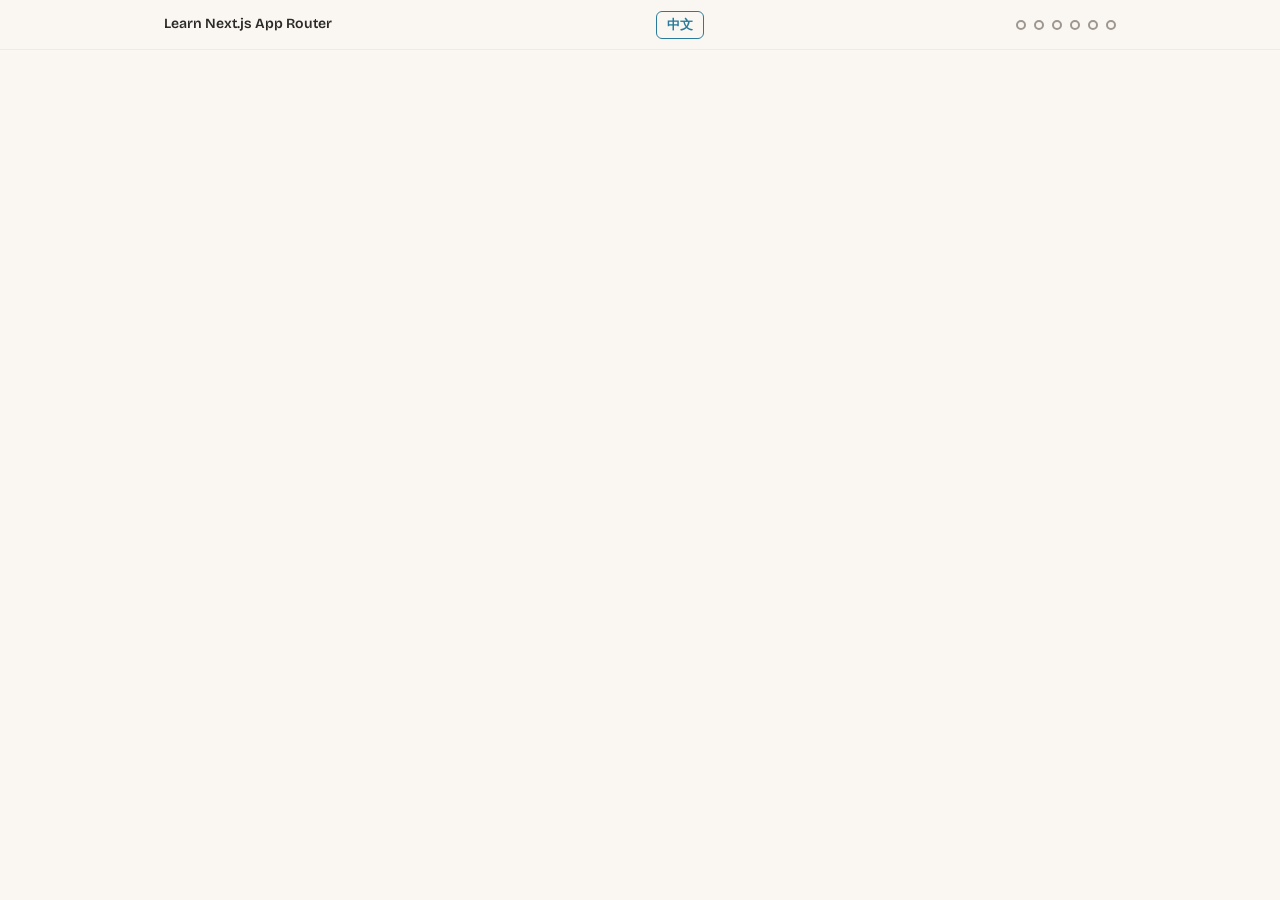
<file: _base.html>
<!DOCTYPE html>
<html lang="en">
<head>
  <meta charset="UTF-8">
  <meta name="viewport" content="width=device-width, initial-scale=1.0">
  <title>Learn Next.js — The App Router Course</title>

  <!-- Google Fonts: Bricolage Grotesque · DM Sans · JetBrains Mono -->
  <link rel="preconnect" href="https://fonts.googleapis.com">
  <link rel="preconnect" href="https://fonts.gstatic.com" crossorigin>
  <link href="https://fonts.googleapis.com/css2?family=Bricolage+Grotesque:opsz,wght@12..96,400;12..96,600;12..96,700;12..96,800&family=DM+Sans:ital,opsz,wght@0,9..40,300;0,9..40,400;0,9..40,500;0,9..40,600;0,9..40,700;1,9..40,400;1,9..40,500&family=JetBrains+Mono:wght@400;500;600&display=swap" rel="stylesheet">

  <link rel="stylesheet" href="styles.css">

  <!--
    CUSTOMIZE PER COURSE — change only the four accent variables below.
    Teal accent: works beautifully with Next.js brand blue feel
  -->
  <style>
    :root {
      --color-accent:       #2A7B9B;
      --color-accent-hover: #1F6280;
      --color-accent-light: #E4F2F7;
      --color-accent-muted: #5A9DB8;
    }
  </style>

  <script src="main.js" defer></script>
</head>
<body>

  <nav class="nav" id="nav">
    <div class="progress-bar" id="progress-bar" role="progressbar" aria-valuenow="0" aria-valuemin="0" aria-valuemax="100"></div>
    <div class="nav-inner">
      <span class="nav-title">Learn Next.js App Router</span>
      <div class="nav-dots" id="nav-dots" role="tablist">
        <button class="nav-dot" data-target="module-1" data-tooltip="What is Next.js?" role="tab" aria-label="Module 1: What is Next.js?"></button>
        <button class="nav-dot" data-target="module-2" data-tooltip="Meet the Cast" role="tab" aria-label="Module 2: Meet the Cast"></button>
        <button class="nav-dot" data-target="module-3" data-tooltip="Server vs Client" role="tab" aria-label="Module 3: Server vs Client"></button>
        <button class="nav-dot" data-target="module-4" data-tooltip="Data Fetching" role="tab" aria-label="Module 4: Data Fetching"></button>
        <button class="nav-dot" data-target="module-5" data-tooltip="Server Actions" role="tab" aria-label="Module 5: Server Actions"></button>
        <button class="nav-dot" data-target="module-6" data-tooltip="The Big Picture" role="tab" aria-label="Module 6: The Big Picture"></button>
      </div>
    </div>
  </nav>

  <main id="main">
</file>
<file: styles.css>
/* =============================================================
   CODEBASE-TO-COURSE — COMPLETE DESIGN SYSTEM
   Copy this file verbatim into the course output directory.
   Never regenerate it — customize only via :root overrides
   in _base.html (accent color only).
   ============================================================= */

/* ── GOOGLE FONTS (loaded via _base.html <head>) ───────────────
   Bricolage Grotesque · DM Sans · JetBrains Mono
   ──────────────────────────────────────────────────────────── */

/* ── DESIGN TOKENS ─────────────────────────────────────────── */
:root {
  /* BACKGROUNDS */
  --color-bg:             #FAF7F2;
  --color-bg-warm:        #F5F0E8;
  --color-bg-code:        #1E1E2E;
  --color-text:           #2C2A28;
  --color-text-secondary: #6B6560;
  --color-text-muted:     #9E9790;
  --color-border:         #E5DFD6;
  --color-border-light:   #EEEBE5;
  --color-surface:        #FFFFFF;
  --color-surface-warm:   #FDF9F3;

  /* ACCENT — overridden per course in _base.html */
  --color-accent:         #D94F30;
  --color-accent-hover:   #C4432A;
  --color-accent-light:   #FDEEE9;
  --color-accent-muted:   #E8836C;

  /* SEMANTIC */
  --color-success:        #2D8B55;
  --color-success-light:  #E8F5EE;
  --color-error:          #C93B3B;
  --color-error-light:    #FDE8E8;
  --color-info:           #2A7B9B;
  --color-info-light:     #E4F2F7;

  /* ACTOR COLORS */
  --color-actor-1:        #D94F30;
  --color-actor-2:        #2A7B9B;
  --color-actor-3:        #7B6DAA;
  --color-actor-4:        #D4A843;
  --color-actor-5:        #2D8B55;

  /* FONTS */
  --font-display: 'Bricolage Grotesque', Georgia, serif;
  --font-body:    'DM Sans', -apple-system, sans-serif;
  --font-mono:    'JetBrains Mono', 'Fira Code', 'Consolas', monospace;

  /* TYPE SCALE */
  --text-xs:   0.75rem;
  --text-sm:   0.875rem;
  --text-base: 1rem;
  --text-lg:   1.125rem;
  --text-xl:   1.25rem;
  --text-2xl:  1.5rem;
  --text-3xl:  1.875rem;
  --text-4xl:  2.25rem;
  --text-5xl:  3rem;
  --text-6xl:  3.75rem;

  /* LINE HEIGHTS */
  --leading-tight:  1.15;
  --leading-snug:   1.3;
  --leading-normal: 1.6;
  --leading-loose:  1.8;

  /* SPACING */
  --space-1:  0.25rem;
  --space-2:  0.5rem;
  --space-3:  0.75rem;
  --space-4:  1rem;
  --space-5:  1.25rem;
  --space-6:  1.5rem;
  --space-8:  2rem;
  --space-10: 2.5rem;
  --space-12: 3rem;
  --space-16: 4rem;
  --space-20: 5rem;
  --space-24: 6rem;

  /* LAYOUT */
  --content-width:      800px;
  --content-width-wide: 1000px;
  --nav-height:         50px;

  /* RADII */
  --radius-sm:   8px;
  --radius-md:   12px;
  --radius-lg:   16px;
  --radius-full: 9999px;

  /* SHADOWS (warm-tinted, never pure black) */
  --shadow-sm: 0 1px 2px rgba(44,42,40,0.05);
  --shadow-md: 0 4px 12px rgba(44,42,40,0.08);
  --shadow-lg: 0 8px 24px rgba(44,42,40,0.10);
  --shadow-xl: 0 16px 48px rgba(44,42,40,0.12);

  /* EASING */
  --ease-out:    cubic-bezier(0.16,1,0.3,1);
  --ease-in-out: cubic-bezier(0.65,0,0.35,1);

  /* DURATIONS */
  --duration-fast:   150ms;
  --duration-normal: 300ms;
  --duration-slow:   500ms;
  --stagger-delay:   120ms;
}

/* ── RESET & BASE ───────────────────────────────────────────── */
*, *::before, *::after { box-sizing: border-box; margin: 0; padding: 0; }

html {
  scroll-snap-type: y proximity;
  scroll-behavior: smooth;
}

body {
  font-family: var(--font-body);
  font-size: var(--text-base);
  color: var(--color-text);
  line-height: var(--leading-normal);
  background: var(--color-bg);
  background-image: radial-gradient(
    ellipse at 20% 50%,
    rgba(217,79,48,0.03) 0%,
    transparent 50%
  );
}

/* ── SCROLLBAR ──────────────────────────────────────────────── */
::-webkit-scrollbar { width: 6px; }
::-webkit-scrollbar-track { background: transparent; }
::-webkit-scrollbar-thumb {
  background: var(--color-border);
  border-radius: var(--radius-full);
}

/* ── CODE GLOBALS ───────────────────────────────────────────── */
pre, code {
  white-space: pre-wrap;
  word-break: break-word;
  overflow-x: hidden;
}
.translation-code::-webkit-scrollbar,
pre::-webkit-scrollbar { display: none; }

/* Catppuccin-inspired syntax highlighting */
.code-keyword  { color: #CBA6F7; }
.code-string   { color: #A6E3A1; }
.code-function { color: #89B4FA; }
.code-comment  { color: #6C7086; }
.code-number   { color: #FAB387; }
.code-property { color: #F9E2AF; }
.code-operator { color: #94E2D5; }
.code-tag      { color: #F38BA8; }
.code-attr     { color: #F9E2AF; }
.code-value    { color: #A6E3A1; }
.code-line     { display: block; }

/* ── NAV ────────────────────────────────────────────────────── */
.nav {
  position: fixed;
  top: 0; left: 0; right: 0;
  height: var(--nav-height);
  z-index: 1000;
  background: rgba(250,247,242,0.92);
  backdrop-filter: blur(8px);
  border-bottom: 1px solid var(--color-border-light);
}

.progress-bar {
  position: absolute;
  bottom: 0; left: 0;
  height: 2px;
  width: 0%;
  background: var(--color-accent);
  transition: width 100ms linear;
}

.nav-inner {
  max-width: var(--content-width-wide);
  margin: 0 auto;
  padding: 0 var(--space-6);
  height: 100%;
  display: flex;
  align-items: center;
  justify-content: space-between;
  gap: var(--space-4);
}

.nav-title {
  font-family: var(--font-display);
  font-size: var(--text-sm);
  font-weight: 600;
  color: var(--color-text);
  white-space: nowrap;
  overflow: hidden;
  text-overflow: ellipsis;
  max-width: 300px;
}

.nav-dots {
  display: flex;
  align-items: center;
  gap: var(--space-2);
}

.nav-dot {
  width: 10px; height: 10px;
  border-radius: 50%;
  border: 2px solid var(--color-text-muted);
  background: transparent;
  cursor: pointer;
  transition: all var(--duration-fast);
  position: relative;
}
.nav-dot::after {
  content: attr(data-tooltip);
  position: absolute;
  top: calc(100% + 6px);
  left: 50%;
  transform: translateX(-50%);
  background: var(--color-bg-code);
  color: #CDD6F4;
  font-family: var(--font-body);
  font-size: var(--text-xs);
  white-space: nowrap;
  padding: var(--space-1) var(--space-3);
  border-radius: var(--radius-sm);
  pointer-events: none;
  opacity: 0;
  transition: opacity var(--duration-fast);
}
.nav-dot:hover::after { opacity: 1; }
.nav-dot.active {
  border-color: var(--color-accent);
  background: var(--color-accent);
  box-shadow: 0 0 0 3px var(--color-accent-light);
}
.nav-dot.visited {
  border-color: var(--color-accent-muted);
  background: var(--color-accent-muted);
}

/* ── MODULE STRUCTURE ───────────────────────────────────────── */
.module {
  min-height: 100dvh;
  min-height: 100vh;
  scroll-snap-align: start;
  padding: var(--space-16) var(--space-6);
  padding-top: calc(var(--nav-height) + var(--space-12));
}

.module-content {
  max-width: var(--content-width);
  margin: 0 auto;
}

.module-header { margin-bottom: var(--space-12); }

.module-number {
  display: block;
  font-family: var(--font-display);
  font-size: var(--text-6xl);
  font-weight: 800;
  color: var(--color-accent);
  opacity: 0.15;
  line-height: 1;
  margin-bottom: var(--space-2);
}

.module-title {
  font-family: var(--font-display);
  font-size: var(--text-4xl);
  font-weight: 700;
  line-height: var(--leading-tight);
  color: var(--color-text);
}

.module-subtitle {
  margin-top: var(--space-3);
  font-size: var(--text-lg);
  color: var(--color-text-secondary);
  line-height: var(--leading-snug);
}

.screen {
  margin-bottom: var(--space-16);
}

.screen-heading {
  font-family: var(--font-display);
  font-size: var(--text-2xl);
  font-weight: 600;
  color: var(--color-text);
  margin-bottom: var(--space-6);
  line-height: var(--leading-snug);
}

p { margin-bottom: var(--space-4); }
p:last-child { margin-bottom: 0; }

/* ── SCROLL ANIMATIONS ──────────────────────────────────────── */
.animate-in {
  opacity: 0;
  transform: translateY(20px);
  transition:
    opacity var(--duration-slow) var(--ease-out),
    transform var(--duration-slow) var(--ease-out);
}
.animate-in.visible {
  opacity: 1;
  transform: translateY(0);
}
.stagger-children > .animate-in {
  transition-delay: calc(var(--stagger-index, 0) * var(--stagger-delay));
}

/* ── TRANSLATION BLOCKS ─────────────────────────────────────── */
.translation-block {
  display: grid;
  grid-template-columns: 1fr 1fr;
  gap: 0;
  border-radius: var(--radius-md);
  overflow: hidden;
  box-shadow: var(--shadow-md);
  margin: var(--space-8) 0;
}

.translation-code {
  background: var(--color-bg-code);
  color: #CDD6F4;
  padding: var(--space-6);
  font-family: var(--font-mono);
  font-size: var(--text-sm);
  line-height: 1.7;
  position: relative;
  overflow-x: hidden;
}

.translation-english {
  background: var(--color-surface-warm);
  padding: var(--space-6);
  font-size: var(--text-sm);
  line-height: 1.7;
  border-left: 3px solid var(--color-accent);
}

.translation-label {
  position: absolute;
  top: var(--space-2);
  right: var(--space-3);
  font-family: var(--font-mono);
  font-size: var(--text-xs);
  text-transform: uppercase;
  letter-spacing: 0.1em;
  opacity: 0.5;
}
.translation-english .translation-label {
  position: static;
  display: block;
  margin-bottom: var(--space-3);
  color: var(--color-text-muted);
}

.translation-lines .tl {
  padding: var(--space-1) 0;
  border-bottom: 1px solid var(--color-border-light);
  color: var(--color-text-secondary);
}
.translation-lines .tl:last-child { border-bottom: none; }

/* ── QUIZ ───────────────────────────────────────────────────── */
.quiz-container {
  background: var(--color-surface);
  border-radius: var(--radius-lg);
  padding: var(--space-8);
  box-shadow: var(--shadow-md);
  margin: var(--space-8) 0;
}

.quiz-question-block { margin-bottom: var(--space-8); }
.quiz-question-block:last-of-type { margin-bottom: 0; }

.quiz-question {
  font-family: var(--font-display);
  font-size: var(--text-lg);
  font-weight: 600;
  margin-bottom: var(--space-4);
  line-height: var(--leading-snug);
}

.quiz-options {
  display: flex;
  flex-direction: column;
  gap: var(--space-2);
}

.quiz-option {
  display: flex;
  align-items: center;
  gap: var(--space-3);
  padding: var(--space-3) var(--space-4);
  border: 2px solid var(--color-border);
  border-radius: var(--radius-sm);
  background: var(--color-surface);
  cursor: pointer;
  width: 100%;
  text-align: left;
  font-family: var(--font-body);
  font-size: var(--text-base);
  transition: border-color var(--duration-fast), background var(--duration-fast);
}
.quiz-option:hover:not(:disabled) { border-color: var(--color-accent-muted); }
.quiz-option.selected { border-color: var(--color-accent); background: var(--color-accent-light); }
.quiz-option.correct  { border-color: var(--color-success); background: var(--color-success-light); }
.quiz-option.incorrect{ border-color: var(--color-error);   background: var(--color-error-light); }
.quiz-option:disabled { cursor: default; }

.quiz-option-radio {
  width: 18px; height: 18px;
  border-radius: 50%;
  border: 2px solid var(--color-border);
  flex-shrink: 0;
  transition: all var(--duration-fast);
}
.quiz-option.selected .quiz-option-radio {
  border-color: var(--color-accent);
  background: var(--color-accent);
  box-shadow: inset 0 0 0 3px white;
}
.quiz-option.correct .quiz-option-radio  { border-color: var(--color-success); background: var(--color-success); box-shadow: inset 0 0 0 3px white; }
.quiz-option.incorrect .quiz-option-radio{ border-color: var(--color-error);   background: var(--color-error);   box-shadow: inset 0 0 0 3px white; }

.quiz-feedback {
  max-height: 0;
  overflow: hidden;
  opacity: 0;
  transition: max-height var(--duration-normal), opacity var(--duration-normal);
  font-size: var(--text-sm);
  border-radius: var(--radius-sm);
}
.quiz-feedback.show {
  max-height: 200px;
  opacity: 1;
  padding: var(--space-3);
  margin-top: var(--space-2);
}
.quiz-feedback.success { background: var(--color-success-light); color: var(--color-success); }
.quiz-feedback.error   { background: var(--color-error-light);   color: var(--color-error); }
.quiz-feedback.warning { background: var(--color-info-light);    color: var(--color-info); }

.quiz-check-btn, .quiz-reset-btn {
  margin-top: var(--space-6);
  padding: var(--space-3) var(--space-6);
  border-radius: var(--radius-sm);
  font-family: var(--font-body);
  font-size: var(--text-sm);
  font-weight: 600;
  cursor: pointer;
  border: none;
  transition: background var(--duration-fast), transform var(--duration-fast);
}
.quiz-check-btn {
  background: var(--color-accent);
  color: white;
  margin-right: var(--space-3);
}
.quiz-check-btn:hover { background: var(--color-accent-hover); transform: translateY(-1px); }
.quiz-reset-btn {
  background: var(--color-surface);
  color: var(--color-text-secondary);
  border: 1px solid var(--color-border);
}
.quiz-reset-btn:hover { border-color: var(--color-accent-muted); }

/* Scenario block */
.scenario-block { margin-bottom: var(--space-6); }
.scenario-context {
  background: var(--color-info-light);
  border-left: 3px solid var(--color-info);
  border-radius: 0 var(--radius-sm) var(--radius-sm) 0;
  padding: var(--space-4);
  margin-bottom: var(--space-4);
}
.scenario-label {
  display: inline-block;
  font-family: var(--font-mono);
  font-size: var(--text-xs);
  text-transform: uppercase;
  letter-spacing: 0.1em;
  color: var(--color-info);
  margin-bottom: var(--space-2);
}

/* ── DRAG AND DROP ──────────────────────────────────────────── */
.dnd-container { margin: var(--space-8) 0; }
.dnd-chips {
  display: flex;
  flex-wrap: wrap;
  gap: var(--space-3);
  margin-bottom: var(--space-6);
}
.dnd-chip {
  padding: var(--space-2) var(--space-4);
  background: var(--color-accent);
  color: white;
  border-radius: var(--radius-full);
  font-size: var(--text-sm);
  font-weight: 600;
  cursor: grab;
  user-select: none;
  transition: opacity var(--duration-fast), transform var(--duration-fast);
}
.dnd-chip:active { cursor: grabbing; transform: scale(1.05); }
.dnd-chip.dragging { opacity: 0.4; }
.dnd-chip.placed { opacity: 0.3; pointer-events: none; }

.dnd-zones { display: flex; flex-direction: column; gap: var(--space-4); }
.dnd-zone {
  border: 1px solid var(--color-border);
  border-radius: var(--radius-md);
  padding: var(--space-4);
  background: var(--color-surface);
}
.dnd-zone-label { font-size: var(--text-sm); color: var(--color-text-secondary); margin-bottom: var(--space-3); }
.dnd-zone-target {
  min-height: 40px;
  border: 2px dashed var(--color-border);
  border-radius: var(--radius-sm);
  display: flex;
  align-items: center;
  justify-content: center;
  font-size: var(--text-sm);
  color: var(--color-text-muted);
  transition: border-color var(--duration-fast), background var(--duration-fast);
}
.dnd-zone-target.drag-over { border-color: var(--color-accent); background: var(--color-accent-light); }
.dnd-zone-target.correct-placed { border-color: var(--color-success); background: var(--color-success-light); color: var(--color-success); font-weight: 600; }
.dnd-zone-target.incorrect-placed{ border-color: var(--color-error); background: var(--color-error-light); }
.touch-ghost {
  padding: var(--space-2) var(--space-4);
  background: var(--color-accent);
  color: white;
  border-radius: var(--radius-full);
  font-size: var(--text-sm);
  font-weight: 600;
  opacity: 0.85;
  pointer-events: none;
}

/* ── GROUP CHAT ─────────────────────────────────────────────── */
.chat-window {
  background: var(--color-surface);
  border-radius: var(--radius-lg);
  box-shadow: var(--shadow-md);
  overflow: hidden;
  margin: var(--space-8) 0;
}

.chat-messages {
  padding: var(--space-6);
  display: flex;
  flex-direction: column;
  gap: var(--space-4);
  min-height: 200px;
}

.chat-message {
  display: flex;
  align-items: flex-end;
  gap: var(--space-3);
  animation: fadeSlideUp 0.3s var(--ease-out);
}

.chat-avatar {
  width: 36px; height: 36px;
  border-radius: 50%;
  display: flex;
  align-items: center;
  justify-content: center;
  font-family: var(--font-display);
  font-size: var(--text-sm);
  font-weight: 700;
  color: white;
  flex-shrink: 0;
}

.chat-bubble {
  max-width: 75%;
  background: var(--color-bg-warm);
  border-radius: var(--radius-md) var(--radius-md) var(--radius-md) 4px;
  padding: var(--space-3) var(--space-4);
}

.chat-sender {
  display: block;
  font-size: var(--text-xs);
  font-weight: 700;
  margin-bottom: var(--space-1);
  font-family: var(--font-mono);
  text-transform: uppercase;
  letter-spacing: 0.05em;
}

.chat-bubble p {
  font-size: var(--text-sm);
  margin: 0;
  line-height: var(--leading-normal);
}

.chat-typing {
  display: flex;
  align-items: center;
  gap: var(--space-3);
  padding: 0 var(--space-6) var(--space-4);
}

.chat-typing-dots {
  display: flex;
  gap: var(--space-1);
  background: var(--color-bg-warm);
  padding: var(--space-3) var(--space-4);
  border-radius: var(--radius-md);
}

.typing-dot {
  width: 8px; height: 8px;
  border-radius: 50%;
  background: var(--color-text-muted);
  animation: typingBounce 1.4s infinite;
}
.typing-dot:nth-child(2) { animation-delay: 0.2s; }
.typing-dot:nth-child(3) { animation-delay: 0.4s; }

.chat-controls {
  padding: var(--space-4) var(--space-6);
  border-top: 1px solid var(--color-border-light);
  display: flex;
  align-items: center;
  gap: var(--space-3);
  background: var(--color-surface-warm);
}
.chat-progress {
  margin-left: auto;
  font-size: var(--text-xs);
  color: var(--color-text-muted);
  font-family: var(--font-mono);
}

/* ── FLOW / DATA FLOW ANIMATION ─────────────────────────────── */
.flow-animation {
  position: relative;
  background: var(--color-surface);
  border-radius: var(--radius-lg);
  padding: var(--space-8);
  box-shadow: var(--shadow-md);
  margin: var(--space-8) 0;
}

.flow-actors {
  display: flex;
  justify-content: space-around;
  align-items: center;
  gap: var(--space-4);
  margin-bottom: var(--space-8);
  flex-wrap: wrap;
}

.flow-actor {
  display: flex;
  flex-direction: column;
  align-items: center;
  gap: var(--space-2);
  transition: all var(--duration-normal) var(--ease-out);
}

.flow-actor-icon {
  width: 56px; height: 56px;
  border-radius: var(--radius-md);
  background: var(--color-bg-warm);
  border: 2px solid var(--color-border);
  display: flex;
  align-items: center;
  justify-content: center;
  font-family: var(--font-display);
  font-size: var(--text-xl);
  font-weight: 700;
  transition: all var(--duration-normal) var(--ease-out);
}

.flow-actor span {
  font-size: var(--text-xs);
  color: var(--color-text-secondary);
  font-family: var(--font-mono);
  text-align: center;
}

.flow-actor.active .flow-actor-icon {
  border-color: var(--color-accent);
  background: var(--color-accent-light);
  box-shadow: 0 0 0 3px var(--color-accent-light), 0 0 20px rgba(217,79,48,0.15);
  transform: scale(1.1);
}

.flow-packet {
  width: 16px; height: 16px;
  border-radius: 50%;
  background: var(--color-accent);
  position: absolute;
  pointer-events: none;
  display: none;
  box-shadow: 0 0 8px rgba(217,79,48,0.5);
}

.flow-step-label {
  text-align: center;
  font-size: var(--text-sm);
  color: var(--color-text-secondary);
  min-height: 2.5em;
  padding: var(--space-3) var(--space-4);
  background: var(--color-bg-warm);
  border-radius: var(--radius-sm);
  margin-bottom: var(--space-6);
  line-height: var(--leading-normal);
}

.flow-controls {
  display: flex;
  align-items: center;
  gap: var(--space-3);
}
.flow-progress {
  margin-left: auto;
  font-size: var(--text-xs);
  color: var(--color-text-muted);
  font-family: var(--font-mono);
}

/* ── ARCHITECTURE DIAGRAM ───────────────────────────────────── */
.arch-diagram {
  background: var(--color-surface);
  border-radius: var(--radius-lg);
  padding: var(--space-8);
  box-shadow: var(--shadow-md);
  margin: var(--space-8) 0;
}
.arch-zone {
  border: 1px dashed var(--color-border);
  border-radius: var(--radius-md);
  padding: var(--space-6);
  margin-bottom: var(--space-4);
}
.arch-zone-label {
  font-family: var(--font-mono);
  font-size: var(--text-xs);
  text-transform: uppercase;
  letter-spacing: 0.1em;
  color: var(--color-text-muted);
  margin-bottom: var(--space-4);
}
.arch-component {
  display: inline-flex;
  flex-direction: column;
  align-items: center;
  gap: var(--space-2);
  padding: var(--space-4);
  background: var(--color-surface-warm);
  border: 1px solid var(--color-border);
  border-radius: var(--radius-md);
  cursor: pointer;
  margin: var(--space-2);
  transition: all var(--duration-fast);
  font-size: var(--text-sm);
}
.arch-component:hover, .arch-component.active {
  border-color: var(--color-accent);
  background: var(--color-accent-light);
  transform: translateY(-2px);
  box-shadow: var(--shadow-sm);
}
.arch-icon { font-size: 1.5rem; }
.arch-description {
  margin-top: var(--space-4);
  padding: var(--space-4);
  background: var(--color-bg-warm);
  border-radius: var(--radius-sm);
  font-size: var(--text-sm);
  color: var(--color-text-secondary);
  min-height: 2.5em;
}

/* ── LAYER TOGGLE ───────────────────────────────────────────── */
.layer-demo { margin: var(--space-8) 0; }
.layer-tabs {
  display: flex;
  gap: var(--space-2);
  margin-bottom: var(--space-4);
}
.layer-tab {
  padding: var(--space-2) var(--space-5);
  border-radius: var(--radius-sm);
  border: 1px solid var(--color-border);
  background: var(--color-surface);
  font-family: var(--font-mono);
  font-size: var(--text-sm);
  cursor: pointer;
  transition: all var(--duration-fast);
}
.layer-tab.active {
  background: var(--color-accent);
  color: white;
  border-color: var(--color-accent);
}
.layer-viewport {
  border-radius: var(--radius-md);
  overflow: hidden;
  border: 1px solid var(--color-border);
}
.layer-description {
  margin-top: var(--space-3);
  font-size: var(--text-sm);
  color: var(--color-text-secondary);
}

/* ── BUG CHALLENGE ──────────────────────────────────────────── */
.bug-challenge {
  background: var(--color-surface);
  border-radius: var(--radius-lg);
  padding: var(--space-8);
  box-shadow: var(--shadow-md);
  margin: var(--space-8) 0;
}
.bug-challenge h3 {
  font-family: var(--font-display);
  font-size: var(--text-lg);
  font-weight: 600;
  margin-bottom: var(--space-4);
}
.bug-code {
  background: var(--color-bg-code);
  border-radius: var(--radius-md);
  overflow: hidden;
  margin-bottom: var(--space-4);
}
.bug-line {
  display: flex;
  align-items: center;
  gap: var(--space-3);
  padding: var(--space-2) var(--space-4);
  cursor: pointer;
  transition: background var(--duration-fast);
}
.bug-line:hover { background: rgba(255,255,255,0.05); }
.bug-line.correct  { background: rgba(45,139,85,0.2); }
.bug-line.incorrect{ background: rgba(201,59,59,0.2); }
.line-num {
  font-family: var(--font-mono);
  font-size: var(--text-sm);
  color: #6C7086;
  min-width: 1.5em;
  text-align: right;
  user-select: none;
}
.bug-line code {
  font-family: var(--font-mono);
  font-size: var(--text-sm);
  color: #CDD6F4;
}
.bug-feedback {
  max-height: 0;
  overflow: hidden;
  opacity: 0;
  transition: max-height var(--duration-normal), opacity var(--duration-normal);
  font-size: var(--text-sm);
  border-radius: var(--radius-sm);
}
.bug-feedback.show {
  max-height: 200px;
  opacity: 1;
  padding: var(--space-3);
}
.bug-feedback.success { background: var(--color-success-light); color: var(--color-success); }
.bug-feedback.error   { background: var(--color-error-light);   color: var(--color-error); }

/* ── CALLOUT BOXES ──────────────────────────────────────────── */
.callout {
  display: flex;
  gap: var(--space-4);
  padding: var(--space-5);
  border-radius: var(--radius-md);
  margin: var(--space-6) 0;
  border-left: 4px solid;
}
.callout-accent  { background: var(--color-accent-light);  border-color: var(--color-accent); }
.callout-info    { background: var(--color-info-light);    border-color: var(--color-info); }
.callout-warning { background: var(--color-error-light);   border-color: var(--color-error); }

.callout-icon { font-size: 1.25rem; flex-shrink: 0; margin-top: 2px; }
.callout-title { display: block; font-weight: 700; margin-bottom: var(--space-1); }
.callout-content p { font-size: var(--text-sm); margin: 0; color: var(--color-text-secondary); }

/* ── PATTERN / FEATURE CARDS ────────────────────────────────── */
.pattern-cards {
  display: grid;
  grid-template-columns: repeat(auto-fit, minmax(220px, 1fr));
  gap: var(--space-4);
  margin: var(--space-6) 0;
}
.pattern-card {
  background: var(--color-surface);
  border-radius: var(--radius-md);
  padding: var(--space-6);
  box-shadow: var(--shadow-sm);
  border-top: 3px solid var(--color-accent);
  transition: transform var(--duration-normal) var(--ease-out), box-shadow var(--duration-normal);
}
.pattern-card:hover { transform: translateY(-4px); box-shadow: var(--shadow-md); }
.pattern-icon {
  width: 40px; height: 40px;
  border-radius: var(--radius-sm);
  display: flex;
  align-items: center;
  justify-content: center;
  font-size: 1.1rem;
  margin-bottom: var(--space-3);
}
.pattern-title {
  font-family: var(--font-display);
  font-size: var(--text-base);
  font-weight: 700;
  margin-bottom: var(--space-2);
}
.pattern-desc {
  font-size: var(--text-sm);
  color: var(--color-text-secondary);
  line-height: var(--leading-normal);
  margin: 0;
}

/* ── FLOW DIAGRAMS (static) ─────────────────────────────────── */
.flow-steps {
  display: flex;
  align-items: center;
  gap: var(--space-3);
  flex-wrap: wrap;
  margin: var(--space-6) 0;
}
.flow-step {
  display: flex;
  flex-direction: column;
  align-items: center;
  gap: var(--space-2);
  text-align: center;
}
.flow-step-num {
  width: 40px; height: 40px;
  border-radius: 50%;
  background: var(--color-accent);
  color: white;
  font-family: var(--font-display);
  font-weight: 700;
  display: flex;
  align-items: center;
  justify-content: center;
}
.flow-step p { font-size: var(--text-sm); color: var(--color-text-secondary); max-width: 120px; margin: 0; }
.flow-arrow {
  font-size: var(--text-xl);
  color: var(--color-text-muted);
  flex-shrink: 0;
}

/* ── BADGE / CONFIG LIST ────────────────────────────────────── */
.badge-list {
  display: flex;
  flex-direction: column;
  gap: var(--space-2);
  margin: var(--space-6) 0;
}
.badge-item {
  display: flex;
  align-items: center;
  gap: var(--space-4);
  padding: var(--space-3) var(--space-4);
  border: 1px solid var(--color-border-light);
  border-radius: var(--radius-sm);
  background: var(--color-surface);
  transition: border-color var(--duration-fast);
}
.badge-item:hover { border-color: var(--color-accent-muted); }
.badge-code {
  font-family: var(--font-mono);
  font-size: var(--text-sm);
  background: var(--color-bg-code);
  color: #CBA6F7;
  padding: var(--space-1) var(--space-3);
  border-radius: var(--radius-sm);
  white-space: nowrap;
}
.badge-desc {
  font-size: var(--text-sm);
  color: var(--color-text-secondary);
}

/* ── GLOSSARY TOOLTIPS ──────────────────────────────────────── */
.term {
  border-bottom: 1.5px dashed var(--color-accent-muted);
  cursor: pointer;
}
.term:hover, .term.active {
  border-bottom-color: var(--color-accent);
  color: var(--color-accent);
}
.term-tooltip {
  position: fixed;
  background: var(--color-bg-code);
  color: #CDD6F4;
  padding: var(--space-3) var(--space-4);
  border-radius: var(--radius-sm);
  font-size: var(--text-sm);
  font-family: var(--font-body);
  line-height: var(--leading-normal);
  width: max(200px, min(320px, 80vw));
  box-shadow: var(--shadow-lg);
  pointer-events: none;
  opacity: 0;
  transition: opacity var(--duration-fast);
  z-index: 10000;
}
.term-tooltip::after {
  content: '';
  position: absolute;
  top: 100%;
  left: 50%;
  transform: translateX(-50%);
  border: 6px solid transparent;
  border-top-color: var(--color-bg-code);
}
.term-tooltip.visible { opacity: 1; }
.term-tooltip.flip::after {
  top: auto;
  bottom: 100%;
  border-top-color: transparent;
  border-bottom-color: var(--color-bg-code);
}

/* ── VISUAL FILE TREE ───────────────────────────────────────── */
.file-tree {
  font-family: var(--font-mono);
  font-size: var(--text-sm);
  margin: var(--space-6) 0;
}
.ft-folder, .ft-file {
  padding: var(--space-2) var(--space-3);
  border-left: 2px solid var(--color-border-light);
  margin-left: var(--space-4);
}
.ft-folder > .ft-name { color: var(--color-accent); font-weight: 600; }
.ft-folder > .ft-name::before { content: '📁 '; }
.ft-file > .ft-name::before { content: '📄 '; }
.ft-desc {
  color: var(--color-text-secondary);
  font-family: var(--font-body);
  margin-left: var(--space-2);
  font-size: var(--text-xs);
}
.ft-children { margin-left: var(--space-4); }

/* ── ICON-LABEL ROWS ────────────────────────────────────────── */
.icon-rows {
  display: flex;
  flex-direction: column;
  gap: var(--space-4);
  margin: var(--space-6) 0;
}
.icon-row {
  display: flex;
  align-items: center;
  gap: var(--space-4);
  padding: var(--space-4);
  background: var(--color-surface);
  border-radius: var(--radius-md);
  box-shadow: var(--shadow-sm);
}
.icon-row strong { display: block; font-weight: 600; }
.icon-row p { margin: var(--space-1) 0 0; color: var(--color-text-secondary); font-size: var(--text-sm); }
.icon-circle {
  width: 48px; height: 48px;
  border-radius: 50%;
  display: flex;
  align-items: center;
  justify-content: center;
  font-size: 1.25rem;
  flex-shrink: 0;
}

/* ── NUMBERED STEP CARDS ────────────────────────────────────── */
.step-cards {
  display: flex;
  flex-direction: column;
  gap: var(--space-3);
  margin: var(--space-6) 0;
}
.step-card {
  display: flex;
  align-items: flex-start;
  gap: var(--space-4);
  padding: var(--space-4) var(--space-5);
  background: var(--color-surface);
  border-radius: var(--radius-md);
  border-left: 3px solid var(--color-accent);
  box-shadow: var(--shadow-sm);
}
.step-num {
  width: 32px; height: 32px;
  border-radius: 50%;
  background: var(--color-accent);
  color: white;
  font-weight: 700;
  display: flex;
  align-items: center;
  justify-content: center;
  font-family: var(--font-display);
  flex-shrink: 0;
}
.step-body strong { display: block; font-weight: 600; margin-bottom: var(--space-1); }
.step-body p { margin: 0; color: var(--color-text-secondary); font-size: var(--text-sm); }

/* ── LANGUAGE TOGGLE ─────────────────────────────────────────── */
.lang-toggle-btn {
  background: transparent;
  border: 1.5px solid var(--color-accent);
  color: var(--color-accent);
  border-radius: 6px;
  padding: 4px 10px;
  font-family: var(--font-body);
  font-size: 0.8rem;
  font-weight: 600;
  cursor: pointer;
  transition: background 0.2s, color 0.2s;
  margin-left: 12px;
  white-space: nowrap;
  flex-shrink: 0;
}
.lang-toggle-btn:hover {
  background: var(--color-accent-light);
}
.lang-toggle-btn:active {
  transform: scale(0.97);
}

/* ── SHARED BUTTON STYLE ────────────────────────────────────── */
.btn {
  padding: var(--space-2) var(--space-5);
  border-radius: var(--radius-sm);
  border: 1px solid var(--color-border);
  background: var(--color-surface);
  font-family: var(--font-body);
  font-size: var(--text-sm);
  font-weight: 600;
  cursor: pointer;
  transition: all var(--duration-fast);
  color: var(--color-text-secondary);
}
.btn:hover { border-color: var(--color-accent-muted); color: var(--color-accent); }
.btn-primary {
  background: var(--color-accent);
  color: white;
  border-color: var(--color-accent);
}
.btn-primary:hover { background: var(--color-accent-hover); border-color: var(--color-accent-hover); color: white; }

/* ── RESPONSIVE ─────────────────────────────────────────────── */

/* Tablet */
@media (max-width: 768px) {
  :root {
    --text-4xl: 1.875rem;
    --text-5xl: 2.25rem;
    --text-6xl: 3rem;
    --nav-height: 56px;
  }
  .nav-inner { padding: 0 var(--space-4); }

  /* Translation: stack vertically */
  .translation-block { grid-template-columns: 1fr; }
  .translation-english { border-left: none; border-top: 3px solid var(--color-accent); }
  .translation-code, .translation-english { padding: var(--space-4); }

  /* Pattern cards: 2 columns on tablet */
  .pattern-cards { grid-template-columns: 1fr 1fr; }

  /* Flow animation: wrap actors */
  .flow-actors { gap: var(--space-3); }
  .flow-actor-icon { width: 48px; height: 48px; font-size: var(--text-lg); }

  /* Chat: reduce avatar */
  .chat-avatar { width: 30px; height: 30px; font-size: var(--text-xs); }
  .chat-bubble { max-width: 82%; }

  /* Quiz */
  .quiz-container { padding: var(--space-6); }

  /* Architecture diagram */
  .arch-component { padding: var(--space-3); margin: var(--space-1); }

  /* File tree */
  .file-tree { font-size: var(--text-xs); }

  /* Module number */
  .module-number { font-size: 2.5rem; }

  /* Icon rows */
  .icon-circle { width: 40px; height: 40px; }
}

/* Mobile */
@media (max-width: 480px) {
  :root {
    --text-4xl: 1.5rem;
    --text-5xl: 1.875rem;
    --text-6xl: 2.25rem;
    --nav-height: 52px;
  }

  /* Module padding */
  .module { padding: var(--space-8) var(--space-4); padding-top: calc(var(--nav-height) + var(--space-8)); }
  .module-header { margin-bottom: var(--space-8); }
  .module-number { font-size: 2rem; margin-bottom: var(--space-1); }
  .screen { margin-bottom: var(--space-12); }
  .screen-heading { font-size: var(--text-xl); margin-bottom: var(--space-4); }

  /* Nav: compact title, dots scrollable */
  .nav-title {
    font-size: var(--text-xs);
    max-width: 110px;
    overflow: hidden;
    text-overflow: ellipsis;
  }
  .nav-dots {
    gap: var(--space-1);
    overflow-x: auto;
    max-width: 55vw;
    scrollbar-width: none;
    -ms-overflow-style: none;
    flex-shrink: 0;
  }
  .nav-dots::-webkit-scrollbar { display: none; }
  .nav-dot { width: 8px; height: 8px; flex-shrink: 0; }
  .nav-dot::after { display: none; } /* no hover tooltips on touch */

  /* Language toggle button */
  .lang-toggle-btn {
    font-size: 0.7rem !important;
    padding: 3px 7px !important;
    margin-left: 6px !important;
  }

  /* Pattern cards: 1 column */
  .pattern-cards { grid-template-columns: 1fr; }

  /* Flow steps: stack */
  .flow-steps { flex-direction: column; align-items: stretch; }
  .flow-arrow { transform: rotate(90deg); text-align: center; }

  /* Flow animation */
  .flow-animation { padding: var(--space-5); }
  .flow-actor-icon { width: 44px; height: 44px; }
  .flow-controls { flex-wrap: wrap; gap: var(--space-2); }
  .flow-controls .btn { font-size: var(--text-xs); padding: var(--space-2) var(--space-3); }
  .flow-progress { width: 100%; margin-left: 0; margin-top: var(--space-1); }

  /* Chat bubbles */
  .chat-bubble { max-width: 88%; }
  .chat-messages { padding: var(--space-4); gap: var(--space-3); }
  .chat-controls { padding: var(--space-3) var(--space-4); flex-wrap: wrap; }
  .chat-progress { width: 100%; margin-left: 0; margin-top: var(--space-1); }
  .chat-controls .btn { font-size: var(--text-xs); }

  /* Translation */
  .translation-block { margin: var(--space-4) 0; }
  .translation-code { padding: var(--space-4); font-size: var(--text-xs); }
  .translation-english { padding: var(--space-4); font-size: var(--text-xs); }
  .translation-lines .tl { padding: var(--space-2) 0; }

  /* Quiz */
  .quiz-container { padding: var(--space-5); border-radius: var(--radius-md); }
  .quiz-question { font-size: var(--text-base); }
  .quiz-option { font-size: var(--text-sm); padding: var(--space-3); }
  .quiz-check-btn, .quiz-reset-btn { padding: var(--space-2) var(--space-4); font-size: var(--text-xs); }

  /* Callout */
  .callout { padding: var(--space-4); gap: var(--space-3); }

  /* Icon rows */
  .icon-row { padding: var(--space-3); gap: var(--space-3); }
  .icon-circle { width: 36px; height: 36px; font-size: 1rem; flex-shrink: 0; }

  /* Step cards */
  .step-card { padding: var(--space-3) var(--space-4); gap: var(--space-3); }
  .step-num { width: 28px; height: 28px; font-size: var(--text-sm); flex-shrink: 0; }

  /* File tree */
  .file-tree { font-size: 0.7rem; }

  /* Architecture diagram */
  .arch-diagram { padding: var(--space-5); }
  .arch-zone { padding: var(--space-4); }
  .arch-component { padding: var(--space-3) var(--space-2); margin: var(--space-1); font-size: var(--text-xs); }

  /* Layer toggle */
  .layer-tabs { flex-wrap: wrap; }
  .layer-tab { font-size: var(--text-xs); padding: var(--space-2) var(--space-3); }

  /* Bug challenge */
  .bug-challenge { padding: var(--space-5); }
  .bug-line { padding: var(--space-2) var(--space-3); }

  /* Drag and drop */
  .dnd-chips { gap: var(--space-2); }
  .dnd-chip { font-size: var(--text-xs); padding: var(--space-2) var(--space-3); }
}

/* Very small screens */
@media (max-width: 360px) {
  :root {
    --text-4xl: 1.25rem;
    --text-5xl: 1.5rem;
    --text-6xl: 1.875rem;
  }
  .module { padding: var(--space-6) var(--space-3); }
  .quiz-option { font-size: 0.8rem; }
  .chat-bubble { max-width: 92%; }
}

/* ── KEYFRAMES ──────────────────────────────────────────────── */
@keyframes fadeSlideUp {
  from { opacity: 0; transform: translateY(12px); }
  to   { opacity: 1; transform: translateY(0); }
}

@keyframes typingBounce {
  0%, 60%, 100% { transform: translateY(0); }
  30%           { transform: translateY(-6px); }
}

@keyframes packetMove {
  from { left: var(--packet-from-x); top: var(--packet-from-y); opacity: 0; }
  20%  { opacity: 1; }
  80%  { opacity: 1; }
  to   { left: var(--packet-to-x);   top: var(--packet-to-y);   opacity: 0; }
}
</file>
